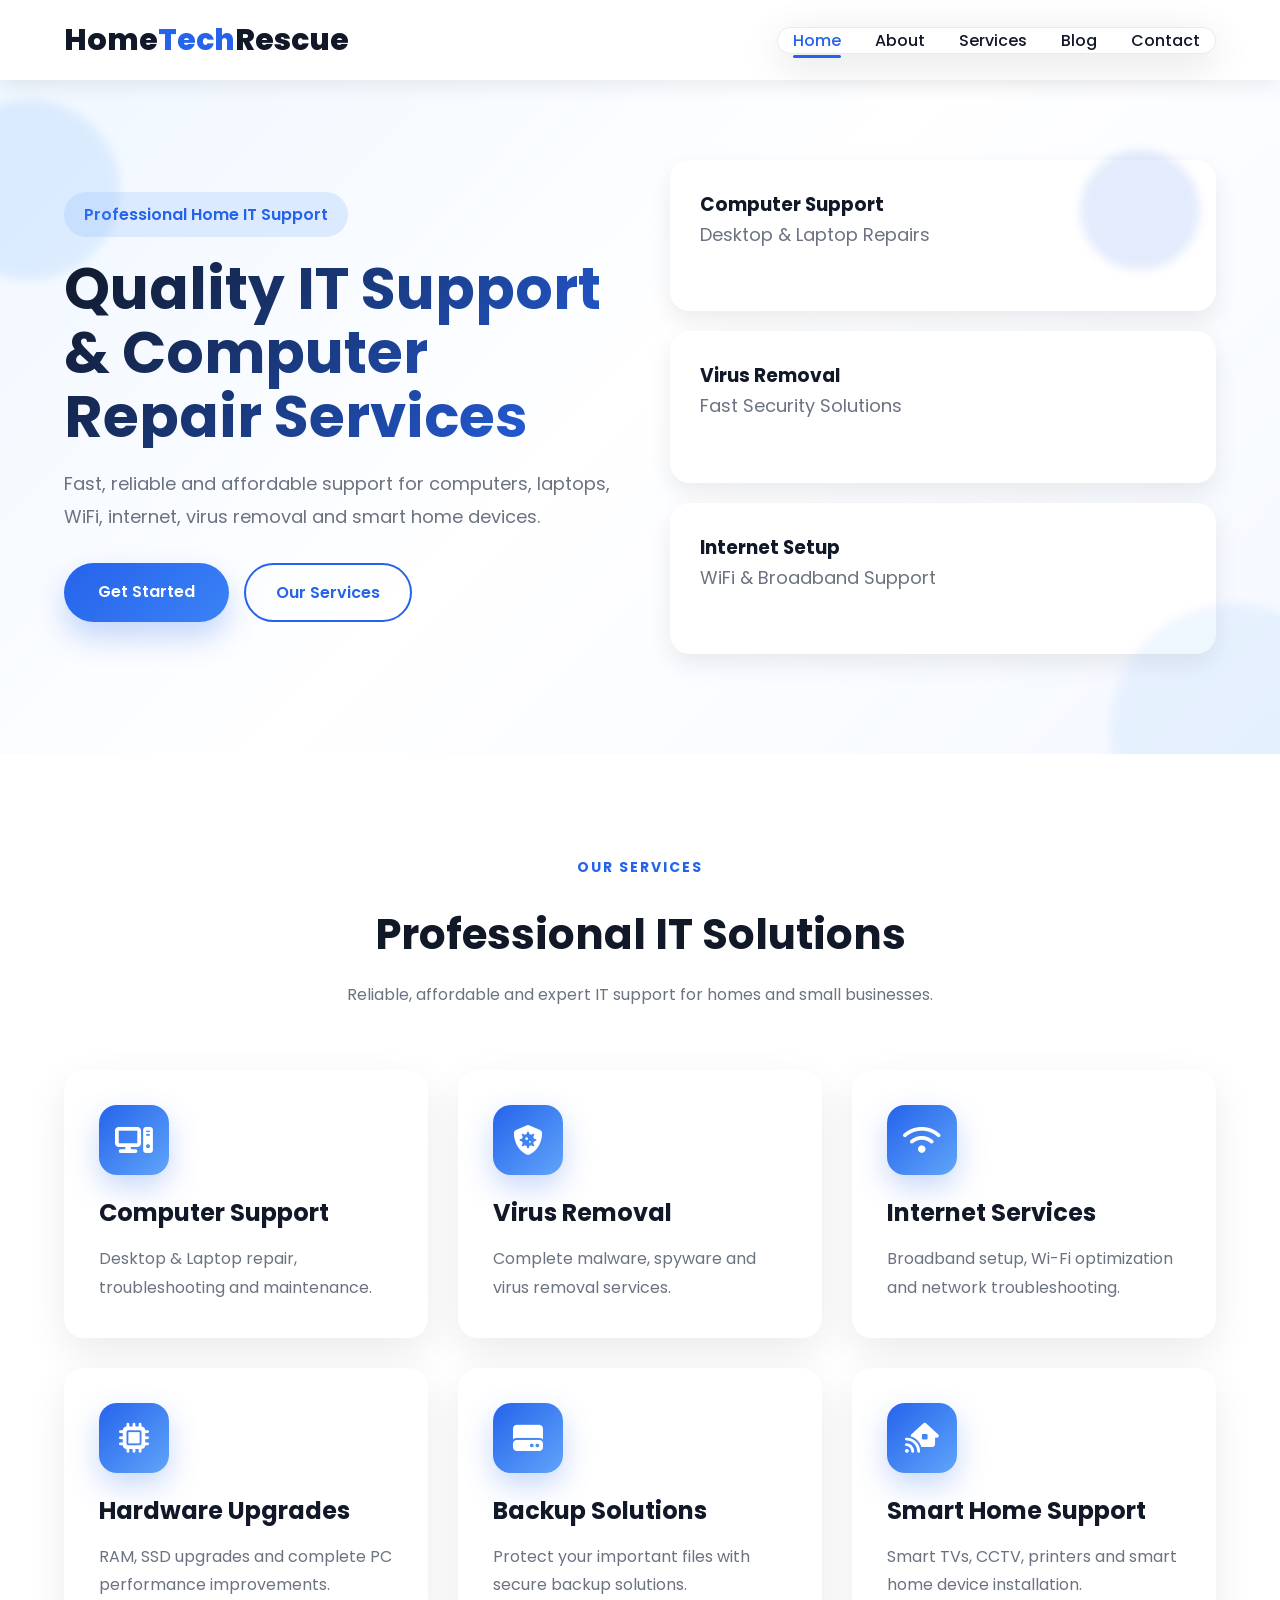
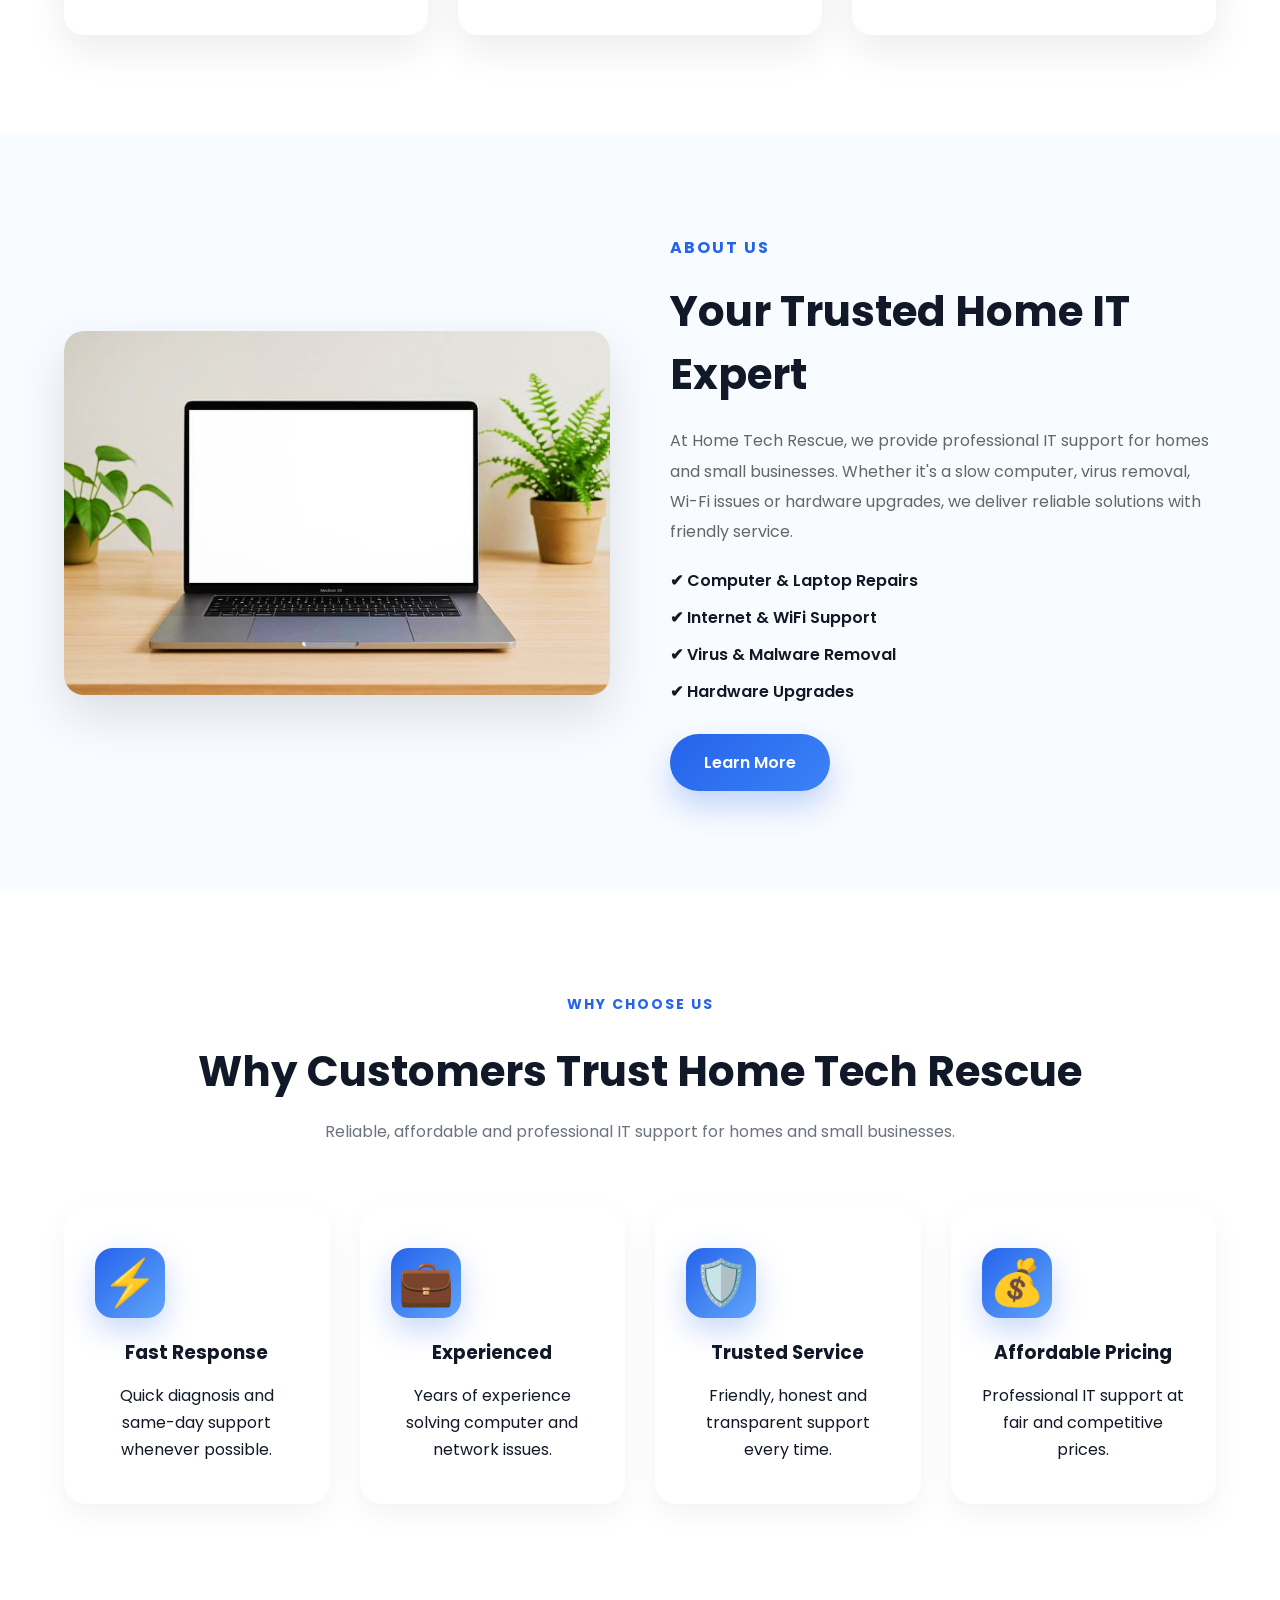
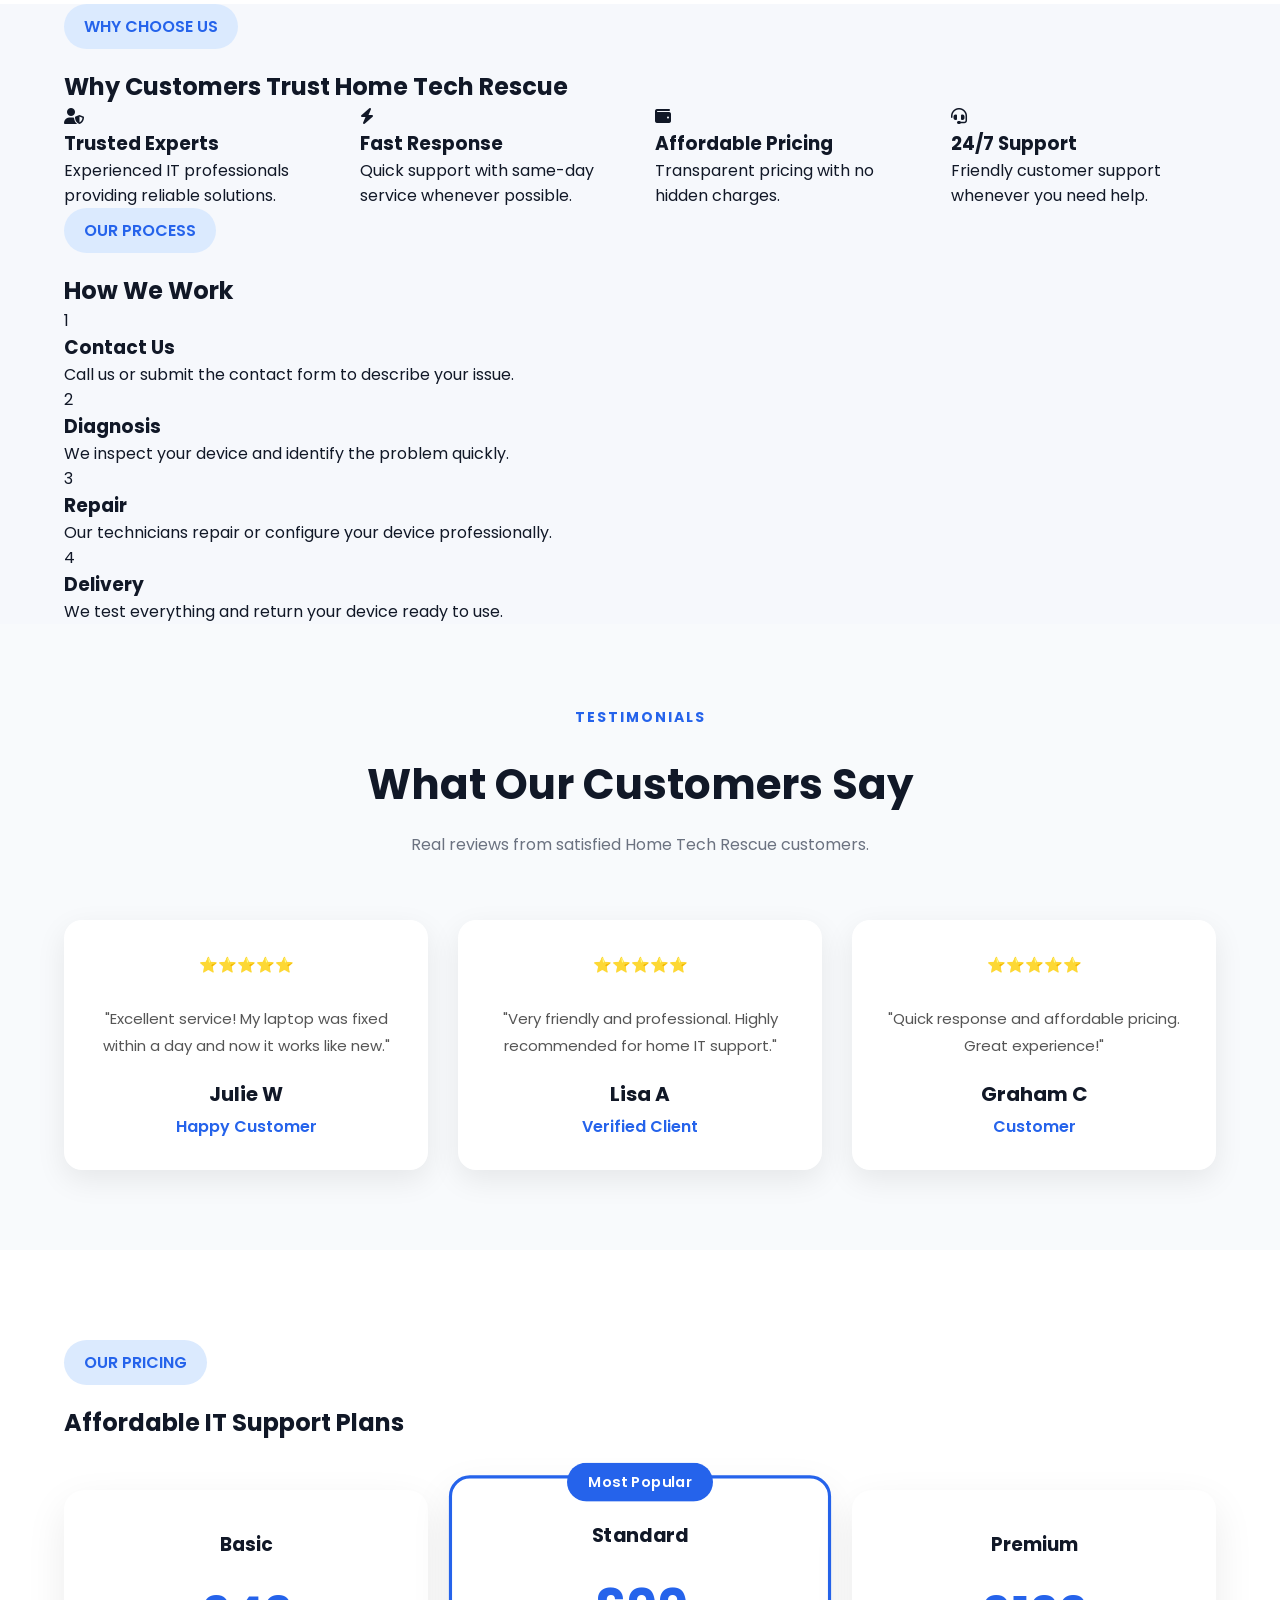
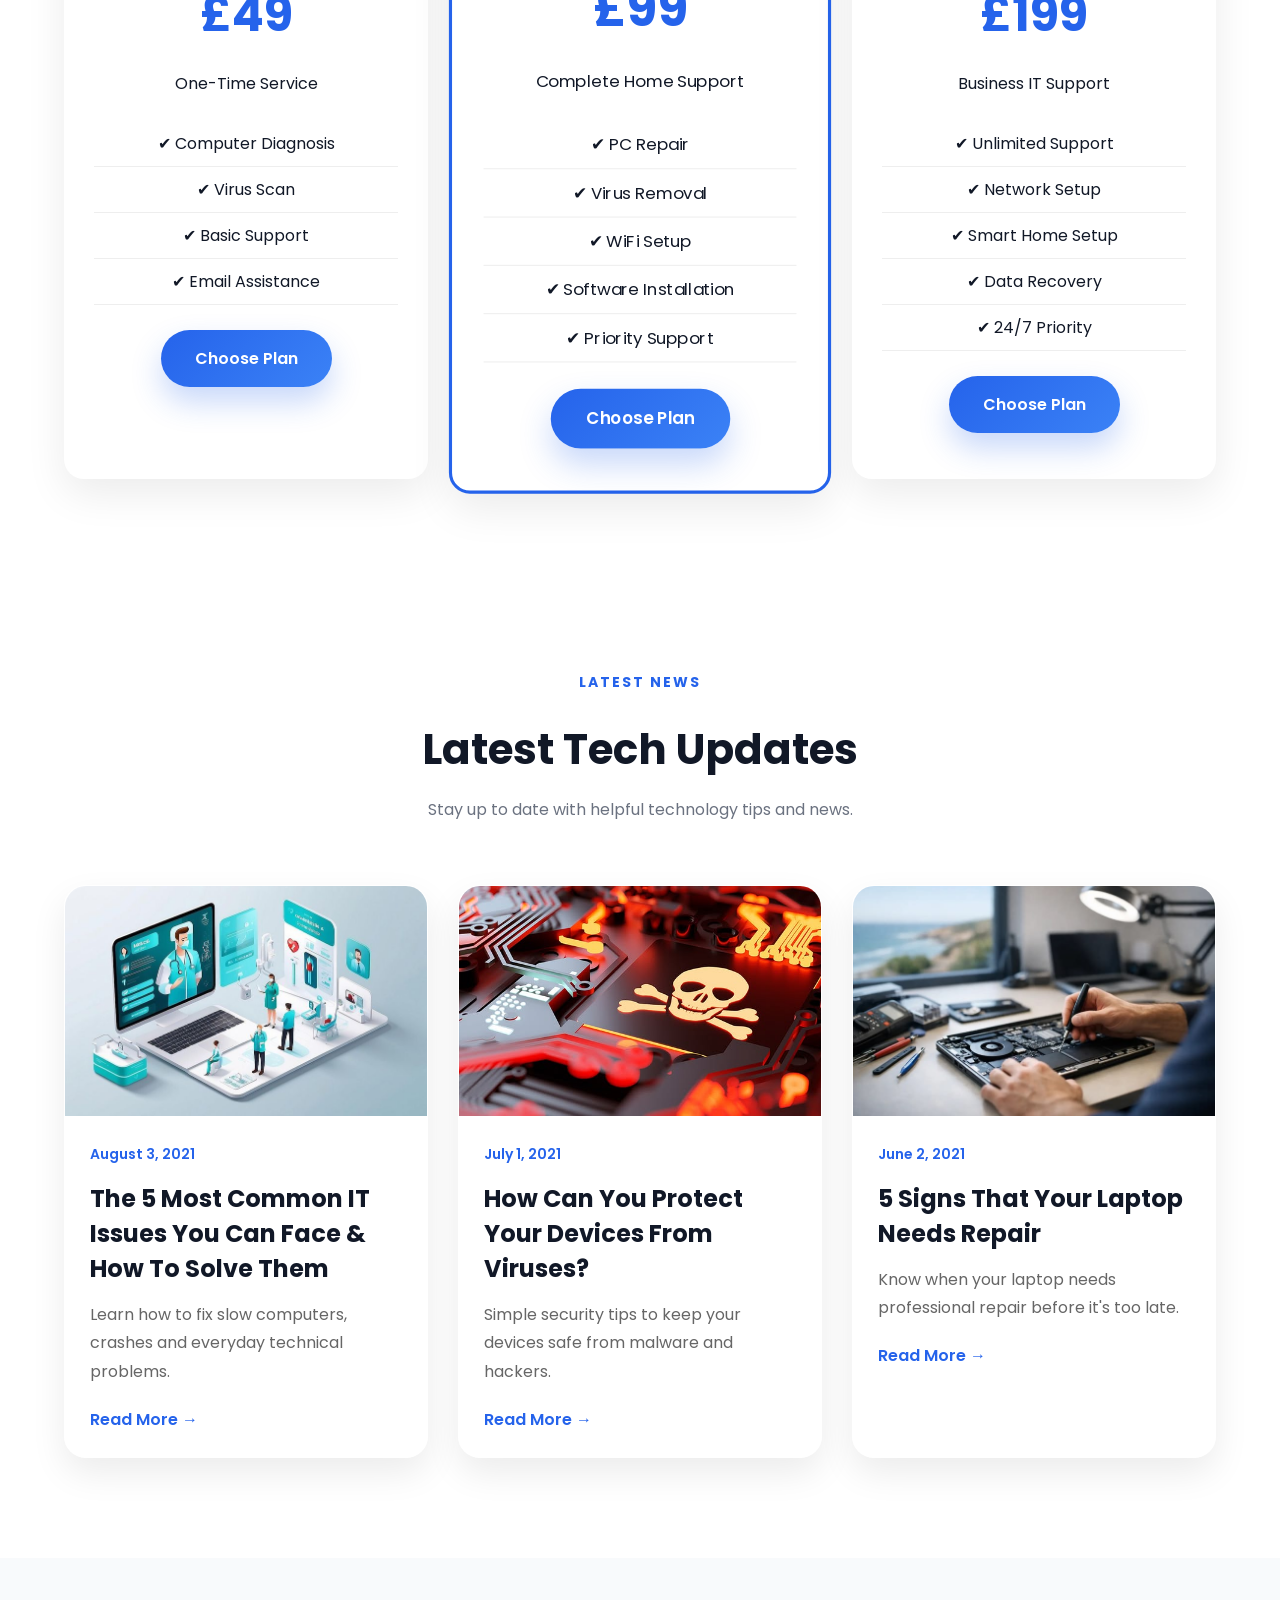
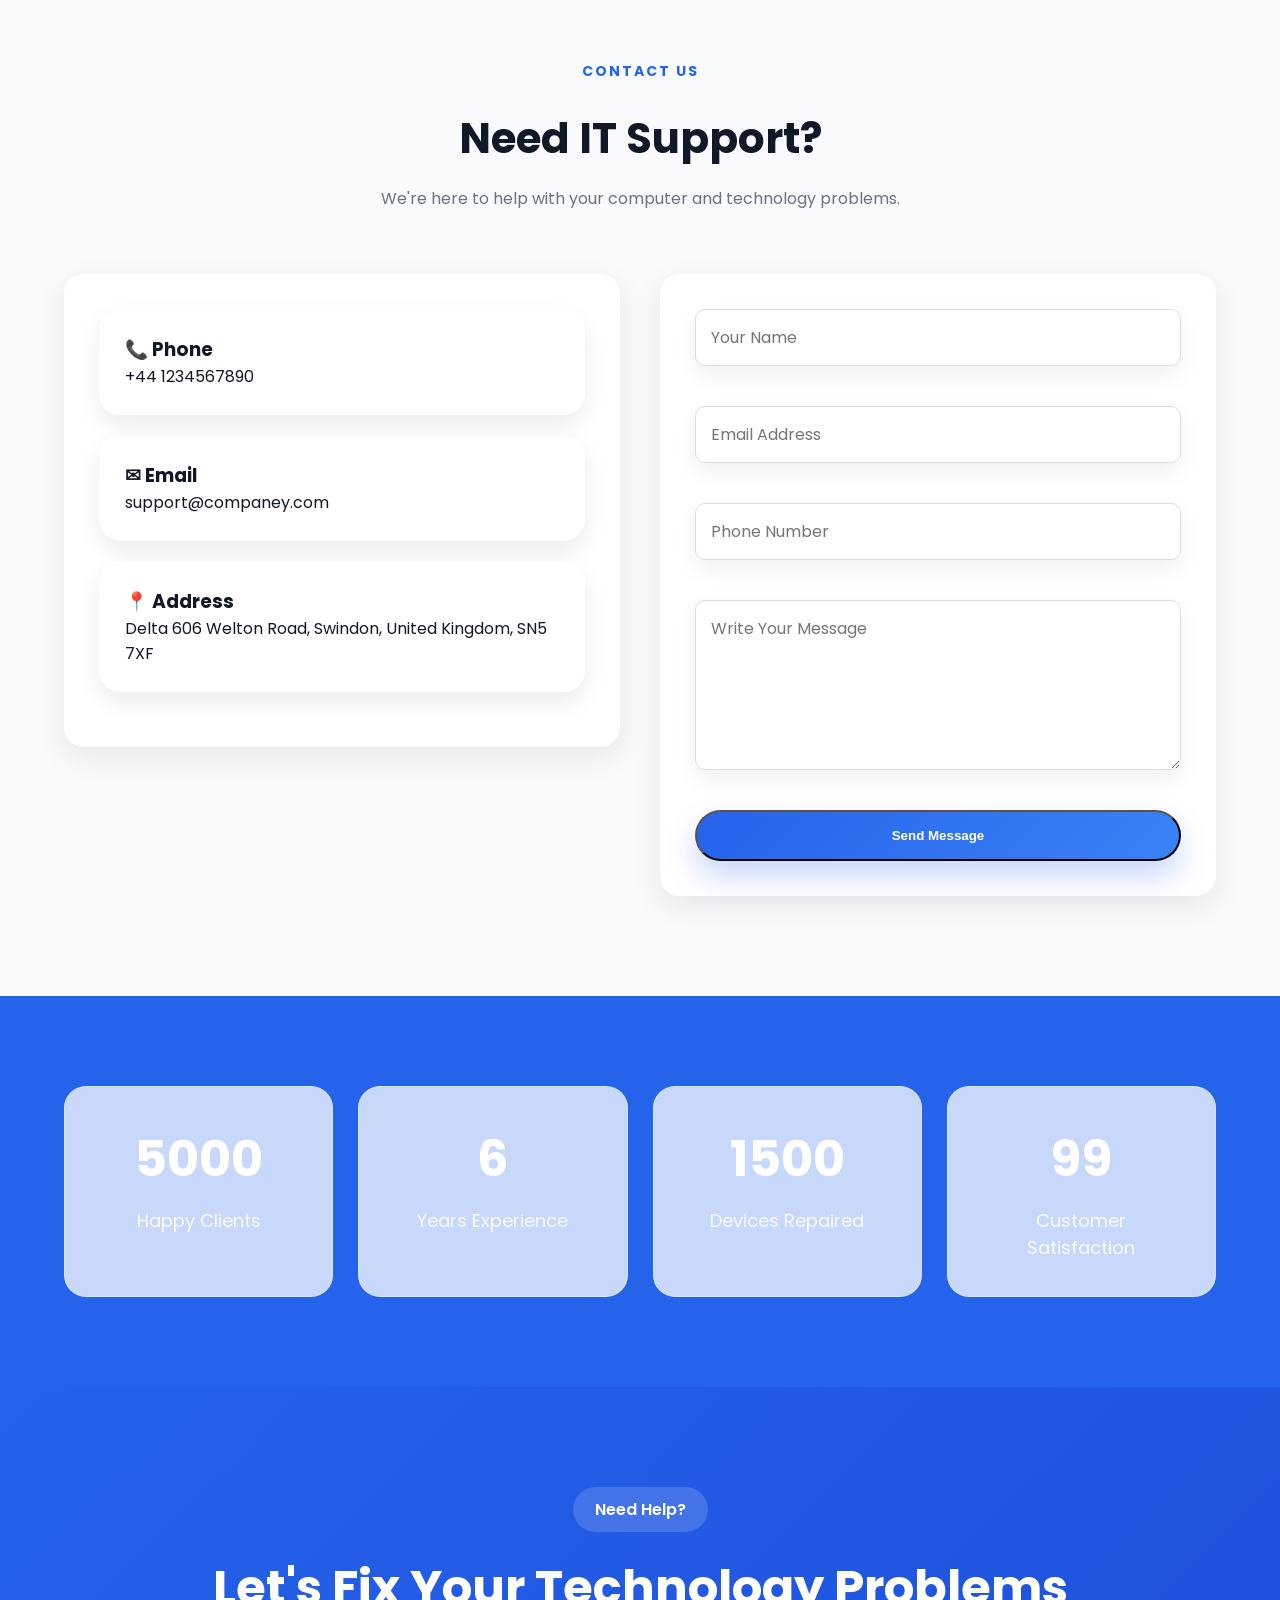
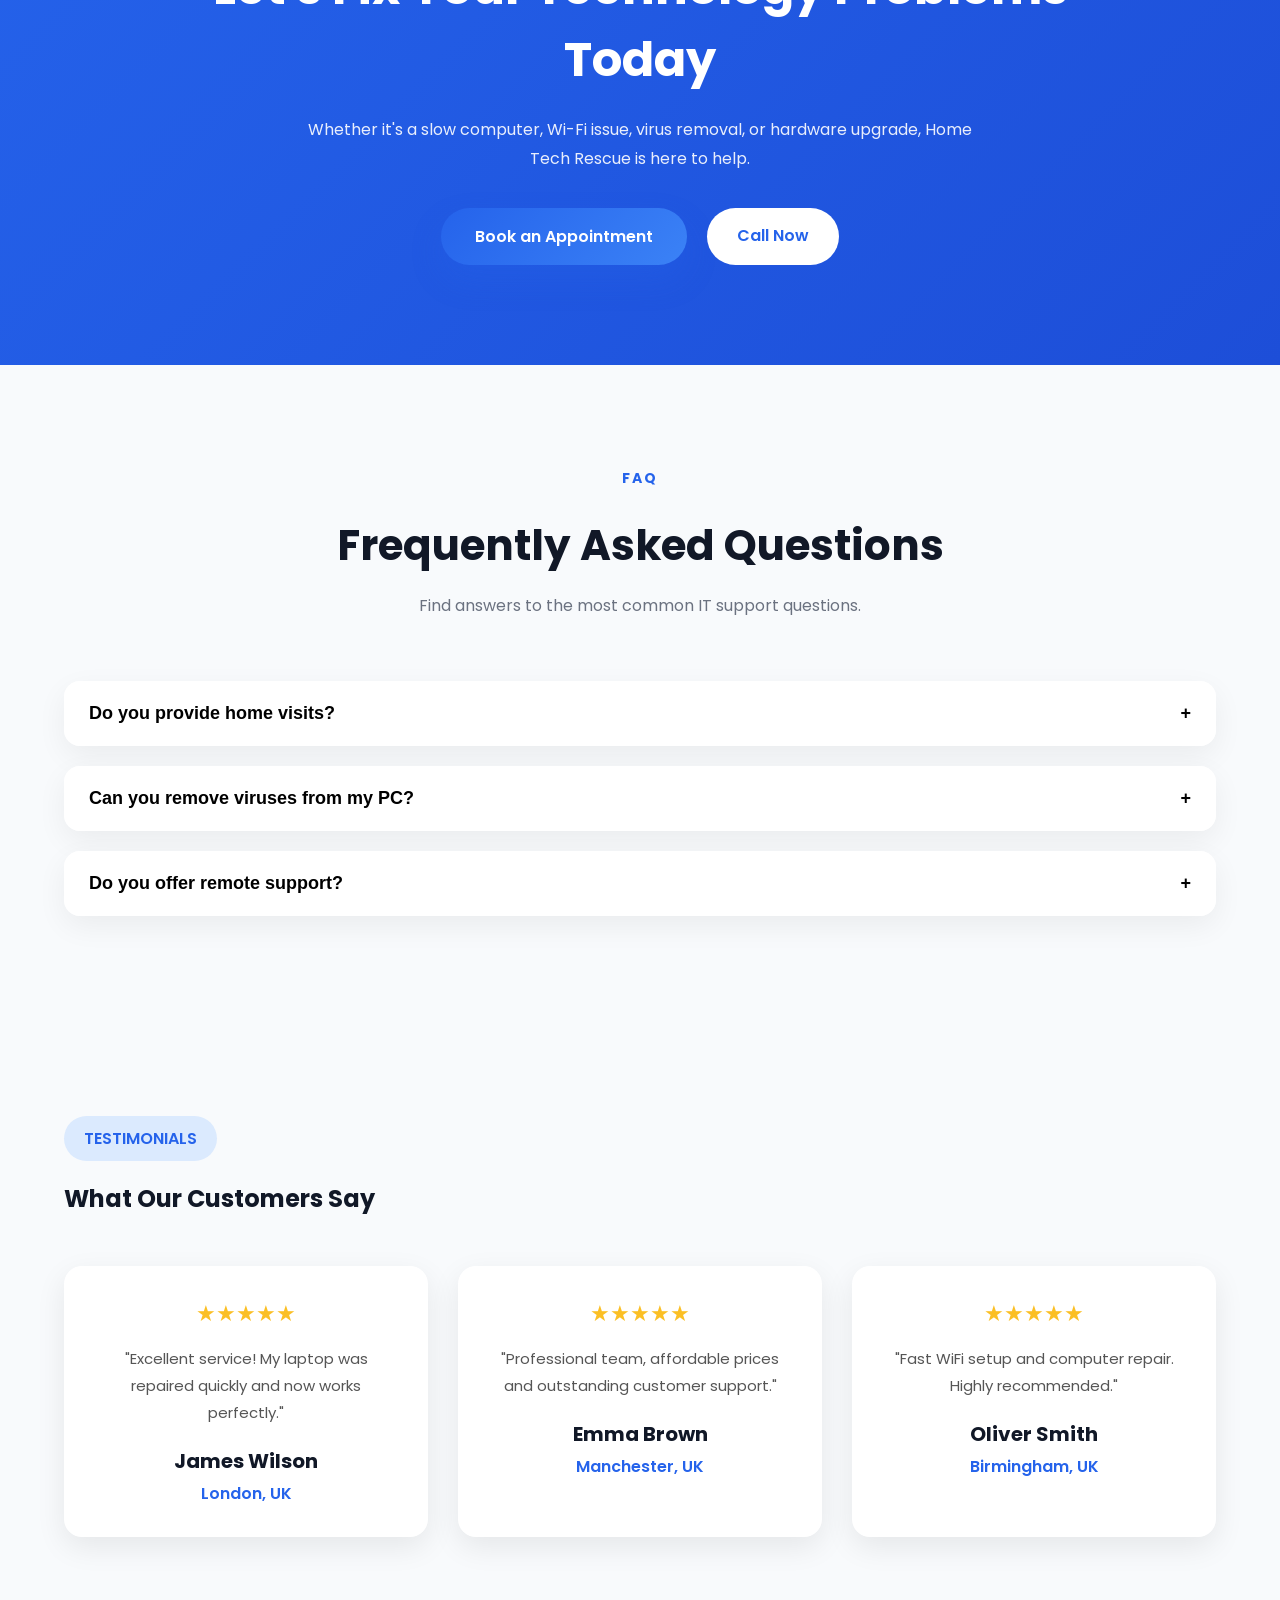
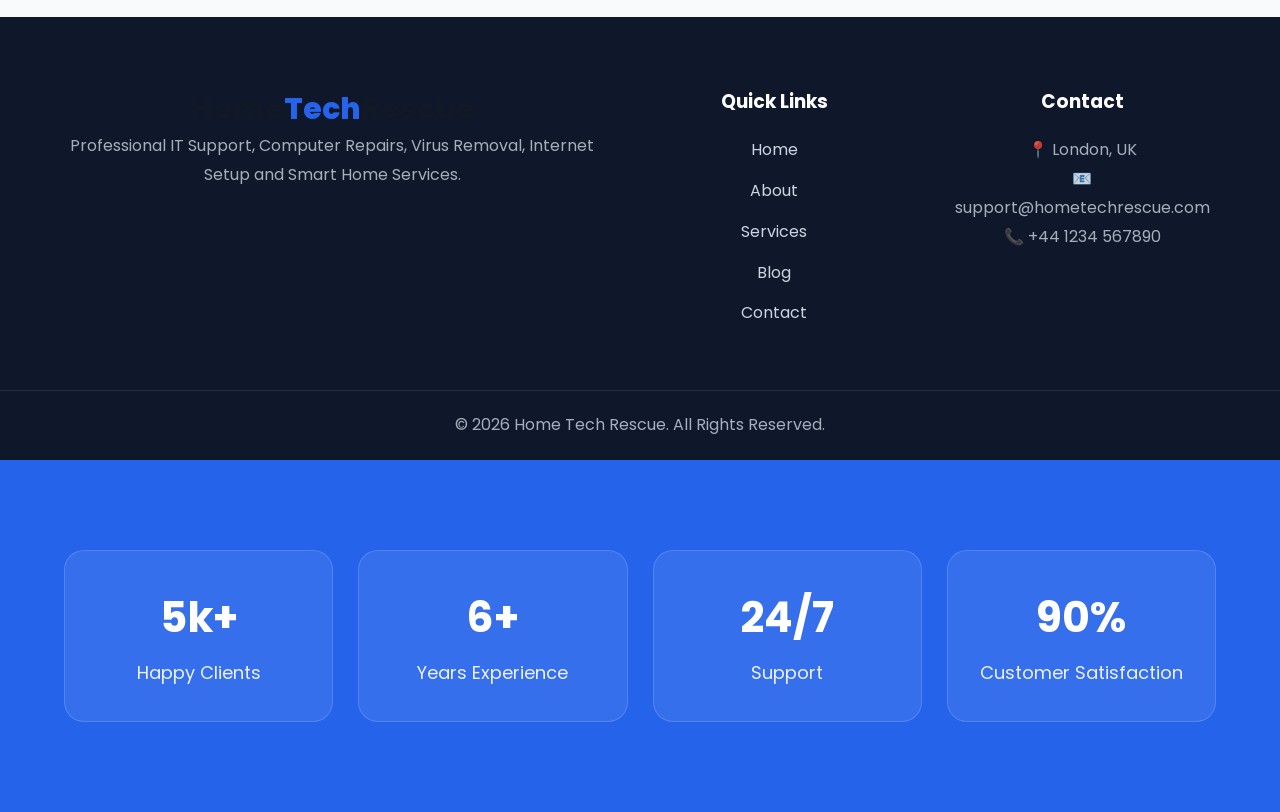
<file: index.html>
<!DOCTYPE html>
<html lang="en">

<head>

<link rel="stylesheet" href="https://cdnjs.cloudflare.com/ajax/libs/font-awesome/6.7.2/css/all.min.css">

<meta charset="UTF-8">
<meta name="viewport" content="width=device-width, initial-scale=1.0">

<title>Home Tech Rescue | IT Support & Repairs</title>

<meta name="description" content="Professional IT Support & Computer Repairs">

<link rel="stylesheet" href="assets/css/style.css">

<link rel="preconnect" href="https://fonts.googleapis.com">
<link rel="preconnect" href="https://fonts.gstatic.com" crossorigin>

<link href="https://fonts.googleapis.com/css2?family=Poppins:wght@300;400;500;600;700;800&display=swap" rel="stylesheet">

<link rel="stylesheet" href="https://cdnjs.cloudflare.com/ajax/libs/font-awesome/6.7.2/css/all.min.css">

<link href="https://unpkg.com/aos@2.3.4/dist/aos.css" rel="stylesheet">

</head>

<body>

<div id="progress-bar"></div>

<header class="header">

<div class="container">

<a href="#" class="logo">
Home<span>Tech</span>Rescue
</a>

<div class="menu-toggle">

<span></span>
<span></span>
<span></span>

</div>

<nav class="navbar">

<a href="index.html" class="active">Home</a>
<a href="about.html">About</a>
<a href="services.html">Services</a>
<a href="blog.html">Blog</a>
<a href="contact.html">Contact</a>

</nav>

</div>

</header>

<section class="hero" data-aos="fade-up">

<div class="shape shape1"></div>
<div class="shape shape2"></div>
<div class="shape shape3"></div>

<div class="container hero-container">

<div class="hero-content">

<span class="tag">
Professional Home IT Support
</span>

<h1>
Quality IT Support & Computer Repair Services
</h1>

<p>
Fast, reliable and affordable support for computers, laptops, WiFi, internet, virus removal and smart home devices.
</p>

<div class="hero-buttons">

<a href="#" class="primary-btn">
Get Started
</a>

<a href="#" class="secondary-btn">
Our Services
</a>

</div>

</div>

<div class="hero-image">

<div class="card">

<h3>Computer Support</h3>

<p>Desktop & Laptop Repairs</p>

</div>

<div class="card">

<h3>Virus Removal</h3>

<p>Fast Security Solutions</p>

</div>

<div class="card">

<h3>Internet Setup</h3>

<p>WiFi & Broadband Support</p>

</div>

</div>

</div>

</section>

<!-- =======================
     SERVICES SECTION
======================= -->

<section class="services" data-aos="fade-up">

    <div class="container">

        <div class="section-heading">

            <span>OUR SERVICES</span>

            <h2>Professional IT Solutions</h2>

            <p>
                Reliable, affordable and expert IT support for homes and small businesses.
            </p>

        </div>

        <div class="services-grid">

            <div class="service-box">
                <div class="icon">
<i class="fa-solid fa-computer"></i>
</div>
                <h3>Computer Support</h3>
                <p>Desktop & Laptop repair, troubleshooting and maintenance.</p>
            </div>

            <div class="service-box">
                <div class="icon">
<i class="fa-solid fa-shield-virus"></i>
</div>
                <h3>Virus Removal</h3>
                <p>Complete malware, spyware and virus removal services.</p>
            </div>

            <div class="service-box">
                <div class="icon">
<i class="fa-solid fa-wifi"></i>
</div>
                <h3>Internet Services</h3>
                <p>Broadband setup, Wi-Fi optimization and network troubleshooting.</p>
            </div>

            <div class="service-box">
                <div class="icon">
<i class="fa-solid fa-microchip"></i>
</div>
                <h3>Hardware Upgrades</h3>
                <p>RAM, SSD upgrades and complete PC performance improvements.</p>
            </div>

            <div class="service-box">
                <div class="icon">
<i class="fa-solid fa-hard-drive"></i>
</div>
                <h3>Backup Solutions</h3>
                <p>Protect your important files with secure backup solutions.</p>
            </div>

            <div class="service-box">
                <div class="icon">
<i class="fa-solid fa-house-signal"></i>
</div>
                <h3>Smart Home Support</h3>
                <p>Smart TVs, CCTV, printers and smart home device installation.</p>
            </div>

        </div>

    </div>

</section>

<!-- =======================
     END SERVICES
======================= -->

<!-- =======================
     ABOUT SECTION
======================= -->

<section class="about" data-aos="fade-right">

    <div class="container about-grid">

        <div class="about-image">
            <img src="assets/images/about.png" alt="About Home Tech Rescue">
        </div>

        <div class="about-content">

            <span>ABOUT US</span>

            <h2>Your Trusted Home IT Expert</h2>

            <p>
                At Home Tech Rescue, we provide professional IT support for homes and small businesses. Whether it's a slow computer, virus removal, Wi-Fi issues or hardware upgrades, we deliver reliable solutions with friendly service.
            </p>

            <div class="about-list">

                <div>✔ Computer & Laptop Repairs</div>
                <div>✔ Internet & WiFi Support</div>
                <div>✔ Virus & Malware Removal</div>
                <div>✔ Hardware Upgrades</div>

            </div>

            <a href="#" class="primary-btn">Learn More</a>

        </div>

    </div>

</section>

<!-- WHY CHOOSE US -->

<section class="why" data-aos="fade-left">

<div class="container">

<div class="section-heading">
<span>WHY CHOOSE US</span>
<h2>Why Customers Trust Home Tech Rescue</h2>
<p>
Reliable, affordable and professional IT support for homes and small businesses.
</p>
</div>

<div class="why-grid">

<div class="why-box">
<div class="icon">⚡</div>
<h3>Fast Response</h3>
<p>Quick diagnosis and same-day support whenever possible.</p>
</div>

<div class="why-box">
<div class="icon">💼</div>
<h3>Experienced</h3>
<p>Years of experience solving computer and network issues.</p>
</div>

<div class="why-box">
<div class="icon">🛡️</div>
<h3>Trusted Service</h3>
<p>Friendly, honest and transparent support every time.</p>
</div>

<div class="why-box">
<div class="icon">💰</div>
<h3>Affordable Pricing</h3>
<p>Professional IT support at fair and competitive prices.</p>
</div>

</div>

</div>

</section>

<section class="why-us" data-aos="fade-up">

<div class="container">

<span class="tag">WHY CHOOSE US</span>

<h2 class="section-title">
Why Customers Trust Home Tech Rescue
</h2>

<div class="why-grid">

<div class="why-card">
<i class="fa-solid fa-user-shield"></i>
<h3>Trusted Experts</h3>
<p>Experienced IT professionals providing reliable solutions.</p>
</div>

<div class="why-card">
<i class="fa-solid fa-bolt"></i>
<h3>Fast Response</h3>
<p>Quick support with same-day service whenever possible.</p>
</div>

<div class="why-card">
<i class="fa-solid fa-wallet"></i>
<h3>Affordable Pricing</h3>
<p>Transparent pricing with no hidden charges.</p>
</div>

<div class="why-card">
<i class="fa-solid fa-headset"></i>
<h3>24/7 Support</h3>
<p>Friendly customer support whenever you need help.</p>
</div>

</div>

</div>

</section>

<section class="process" data-aos="fade-up">

<div class="container">

<span class="tag">OUR PROCESS</span>

<h2 class="section-title">
How We Work
</h2>

<div class="process-grid">

<div class="process-card">
<div class="step">1</div>
<h3>Contact Us</h3>
<p>Call us or submit the contact form to describe your issue.</p>
</div>

<div class="process-card">
<div class="step">2</div>
<h3>Diagnosis</h3>
<p>We inspect your device and identify the problem quickly.</p>
</div>

<div class="process-card">
<div class="step">3</div>
<h3>Repair</h3>
<p>Our technicians repair or configure your device professionally.</p>
</div>

<div class="process-card">
<div class="step">4</div>
<h3>Delivery</h3>
<p>We test everything and return your device ready to use.</p>
</div>

</div>

</div>

</section>

<!-- TESTIMONIALS -->

<section class="testimonials" data-aos="zoom-in">

<div class="container">

<div class="section-heading">

<span>TESTIMONIALS</span>

<h2>What Our Customers Say</h2>

<p>Real reviews from satisfied Home Tech Rescue customers.</p>

</div>

<div class="testimonial-grid">

<div class="testimonial-card">
<p>
⭐⭐⭐⭐⭐
<br><br>
"Excellent service! My laptop was fixed within a day and now it works like new."
</p>

<div class="client">
<h4>Julie W</h4>
<span>Happy Customer</span>
</div>
</div>

<div class="testimonial-card">
<p>
⭐⭐⭐⭐⭐
<br><br>
"Very friendly and professional. Highly recommended for home IT support."
</p>

<div class="client">
<h4>Lisa A</h4>
<span>Verified Client</span>
</div>
</div>

<div class="testimonial-card">
<p>
⭐⭐⭐⭐⭐
<br><br>
"Quick response and affordable pricing. Great experience!"
</p>

<div class="client">
<h4>Graham C</h4>
<span>Customer</span>
</div>
</div>

</div>

</div>

</section>

<section class="pricing" data-aos="fade-up">

<div class="container">

<span class="tag">OUR PRICING</span>

<h2 class="section-title">
Affordable IT Support Plans
</h2>

<div class="pricing-grid">

<div class="price-card">

<h3>Basic</h3>

<h2>£49</h2>

<p>One-Time Service</p>

<ul>
<li>✔ Computer Diagnosis</li>
<li>✔ Virus Scan</li>
<li>✔ Basic Support</li>
<li>✔ Email Assistance</li>
</ul>

<a href="contact.html" class="primary-btn">Choose Plan</a>

</div>

<div class="price-card featured">

<div class="popular">Most Popular</div>

<h3>Standard</h3>

<h2>£99</h2>

<p>Complete Home Support</p>

<ul>
<li>✔ PC Repair</li>
<li>✔ Virus Removal</li>
<li>✔ WiFi Setup</li>
<li>✔ Software Installation</li>
<li>✔ Priority Support</li>
</ul>

<a href="contact.html" class="primary-btn">Choose Plan</a>

</div>

<div class="price-card">

<h3>Premium</h3>

<h2>£199</h2>

<p>Business IT Support</p>

<ul>
<li>✔ Unlimited Support</li>
<li>✔ Network Setup</li>
<li>✔ Smart Home Setup</li>
<li>✔ Data Recovery</li>
<li>✔ 24/7 Priority</li>
</ul>

<a href="contact.html" class="primary-btn">Choose Plan</a>

</div>

</div>

</div>

</section>

<!-- ==========================
     LATEST BLOG
========================== -->

<section class="blog" data-aos="fade-up">

<div class="container">

<div class="section-heading">

<span>LATEST NEWS</span>

<h2>Latest Tech Updates</h2>

<p>
Stay up to date with helpful technology tips and news.
</p>

</div>

<div class="blog-grid">

<div class="blog-card">

<img src="assets/images/blog1.jpg" alt="Blog">

<div class="blog-content">

<span>August 3, 2021</span>

<h3>The 5 Most Common IT Issues You Can Face & How To Solve Them</h3>

<p>
Learn how to fix slow computers, crashes and everyday technical problems.
</p>

<a href="#">Read More →</a>

</div>

</div>

<div class="blog-card">

<img src="assets/images/blog2.jpg" alt="Blog">

<div class="blog-content">

<span>July 1, 2021</span>

<h3>How Can You Protect Your Devices From Viruses?</h3>

<p>
Simple security tips to keep your devices safe from malware and hackers.
</p>

<a href="#">Read More →</a>

</div>

</div>

<div class="blog-card">

<img src="assets/images/blog3.jpg" alt="Blog">

<div class="blog-content">

<span>June 2, 2021</span>

<h3>5 Signs That Your Laptop Needs Repair</h3>

<p>
Know when your laptop needs professional repair before it's too late.
</p>

<a href="#">Read More →</a>

</div>

</div>

</div>

</div>

</section>

<!-- ==========================
     CONTACT
========================== -->

<section class="contact" data-aos="fade-up">

    <div class="container">

        <div class="section-heading">

            <span>CONTACT US</span>

            <h2>Need IT Support?</h2>

            <p>We're here to help with your computer and technology problems.</p>

        </div>

        <div class="contact-grid">

            <div class="contact-info">

                <div class="contact-box">
                    <h3>📞 Phone</h3>
                    <p>+44 1234567890</p>
                </div>

                <div class="contact-box">
                    <h3>✉ Email</h3>
                    <p>support@companey.com</p>
                </div>

                <div class="contact-box">
                    <h3>📍 Address</h3>
                    <p>Delta 606 Welton Road, Swindon, United Kingdom, SN5 7XF</p>
                </div>

            </div>

            <form class="contact-form">

                <input type="text" placeholder="Your Name">

                <input type="email" placeholder="Email Address">

                <input type="text" placeholder="Phone Number">

                <textarea placeholder="Write Your Message"></textarea>

                <button type="submit" class="primary-btn">
                    Send Message
                </button>

            </form>

        </div>

    </div>

</section>

<!--==============================
      STATS COUNTER
================================-->

<section class="stats">

    <div class="container">

        <div class="stats-grid">

            <div class="stat-card">
                <h2 class="counter" data-target="5000">0</h2>
                <p>Happy Clients</p>
            </div>

            <div class="stat-card">
                <h2 class="counter" data-target="6">0</h2>
                <p>Years Experience</p>
            </div>

            <div class="stat-card">
                <h2 class="counter" data-target="1500">0</h2>
                <p>Devices Repaired</p>
            </div>

            <div class="stat-card">
                <h2 class="counter" data-target="99">0</h2>
                <p>Customer Satisfaction</p>
            </div>

        </div>

    </div>

</section>

<!-- ==========================
     CALL TO ACTION
========================== -->

<section class="cta">

    <div class="container">

        <div class="cta-box">

            <span>Need Help?</span>

            <h2>Let's Fix Your Technology Problems Today</h2>

            <p>
                Whether it's a slow computer, Wi-Fi issue, virus removal, or hardware upgrade,
                Home Tech Rescue is here to help.
            </p>

            <div class="cta-buttons">

                <a href="#" class="primary-btn">Book an Appointment</a>

                <a href="#" class="secondary-btn">Call Now</a>

            </div>

        </div>

    </div>

</section>

<!-- ==========================
     FAQ SECTION
========================== -->

<section class="faq">

    <div class="container">

        <div class="section-heading">
            <span>FAQ</span>
            <h2>Frequently Asked Questions</h2>
            <p>Find answers to the most common IT support questions.</p>
        </div>

        <div class="faq-item">
            <button class="faq-question">
                Do you provide home visits?
                <span>+</span>
            </button>
            <div class="faq-answer">
                <p>Yes. We provide onsite support for homes and small businesses.</p>
            </div>
        </div>

        <div class="faq-item">
            <button class="faq-question">
                Can you remove viruses from my PC?
                <span>+</span>
            </button>
            <div class="faq-answer">
                <p>Yes. We remove viruses, malware and spyware while helping secure your computer.</p>
            </div>
        </div>

        <div class="faq-item">
            <button class="faq-question">
                Do you offer remote support?
                <span>+</span>
            </button>
            <div class="faq-answer">
                <p>Yes. Many software and configuration issues can be solved remotely.</p>
            </div>
        </div>

    </div>

</section>

<section class="testimonials" data-aos="fade-up">

<div class="container">

<span class="tag">TESTIMONIALS</span>

<h2 class="section-title">
What Our Customers Say
</h2>

<div class="testimonial-grid">

<div class="testimonial-card">

<div class="stars">★★★★★</div>

<p>
"Excellent service! My laptop was repaired quickly and now works perfectly."
</p>

<h4>James Wilson</h4>

<span>London, UK</span>

</div>

<div class="testimonial-card">

<div class="stars">★★★★★</div>

<p>
"Professional team, affordable prices and outstanding customer support."
</p>

<h4>Emma Brown</h4>

<span>Manchester, UK</span>

</div>

<div class="testimonial-card">

<div class="stars">★★★★★</div>

<p>
"Fast WiFi setup and computer repair. Highly recommended."
</p>

<h4>Oliver Smith</h4>

<span>Birmingham, UK</span>

</div>

</div>

</div>

</section>

<!-- ==========================
        FOOTER
========================== -->

<footer class="footer">

<div class="container footer-grid">

<div>

<h2 class="logo">Home<span>Tech</span>Rescue</h2>

<p>
Professional IT Support, Computer Repairs, Virus Removal, Internet Setup and Smart Home Services.
</p>

</div>

<div>

<h3>Quick Links</h3>

<ul>

<li><a href="index.html">Home</a></li>

<li><a href="about.html">About</a></li>

<li><a href="services.html">Services</a></li>

<li><a href="blog.html">Blog</a></li>

<li><a href="contact.html">Contact</a></li>

</ul>

</div>

<div>

<h3>Contact</h3>

<p>📍 London, UK</p>

<p>📧 support@hometechrescue.com</p>

<p>📞 +44 1234 567890</p>

</div>

</div>

<div class="copyright">

<p>© 2026 Home Tech Rescue. All Rights Reserved.</p>

</div>

</footer>

<!-- ==========================
     STATS SECTION
========================== -->

<section class="stats">

    <div class="container">

        <div class="stats-grid">

            <div class="stat-box">
                <h2>5k+</h2>
                <p>Happy Clients</p>
            </div>

            <div class="stat-box">
                <h2>6+</h2>
                <p>Years Experience</p>
            </div>

            <div class="stat-box">
                <h2>24/7</h2>
                <p>Support</p>
            </div>

            <div class="stat-box">
                <h2>90%</h2>
                <p>Customer Satisfaction</p>
            </div>

        </div>

    </div>

</section>

<script src="assets/js/main.js"></script>

<script src="https://unpkg.com/aos@2.3.4/dist/aos.js"></script>

<script>
AOS.init({
duration:1000,
once:true
});
</script>

<button id="topBtn">
    ↑
</button>

<button id="topBtn">↑</button>

</body>
</html>
</file>
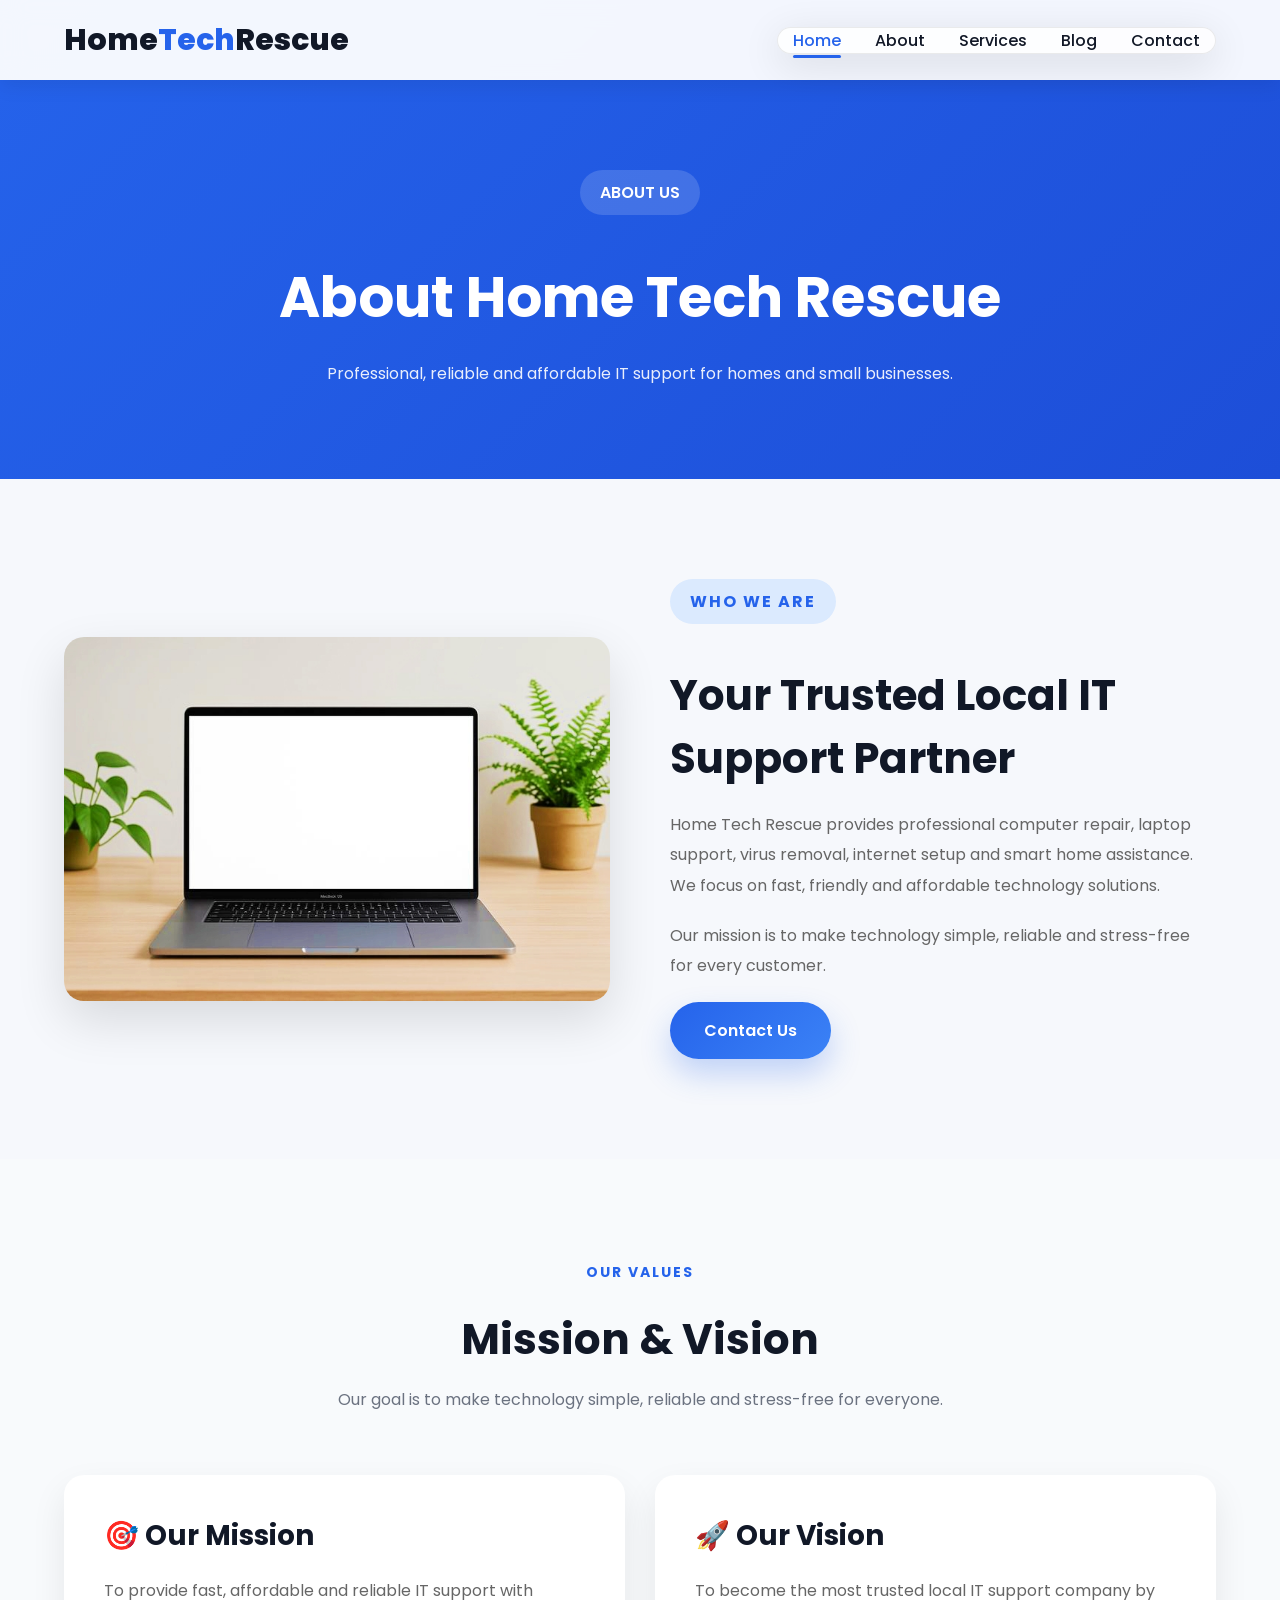
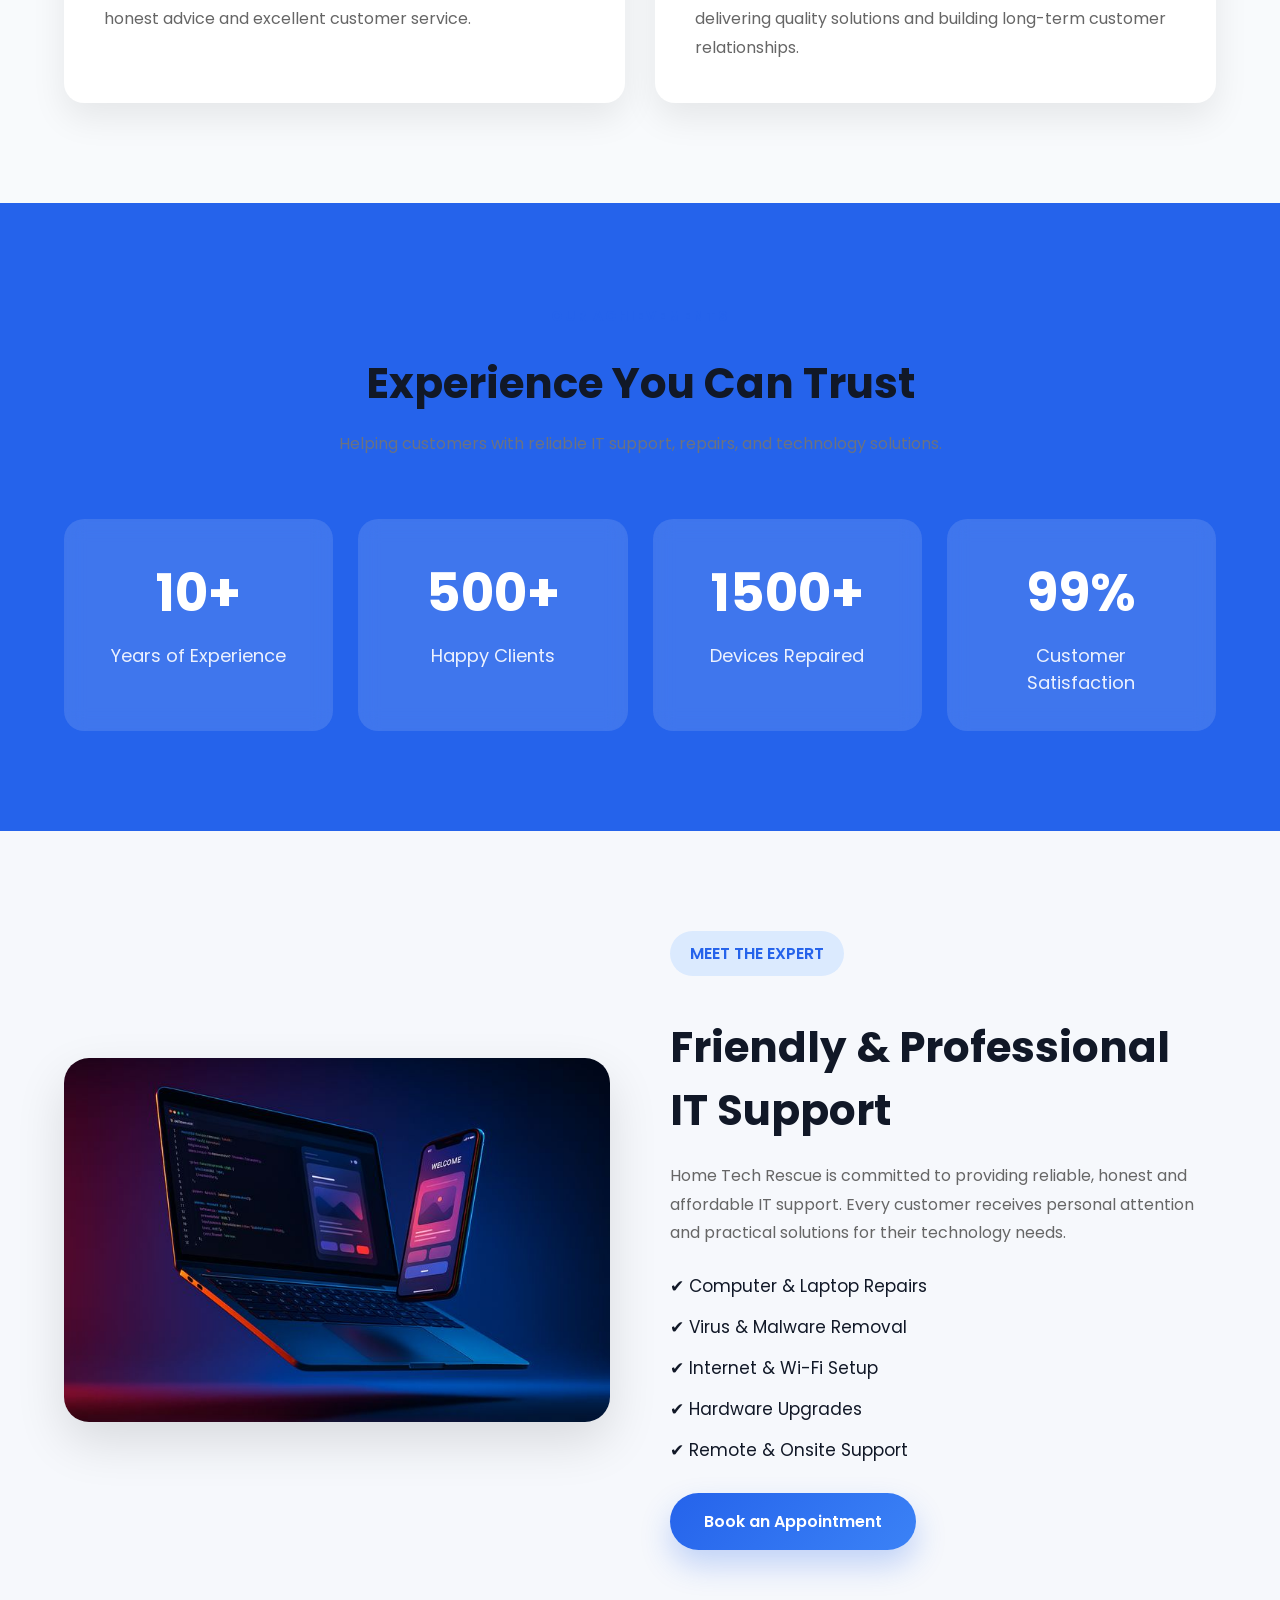
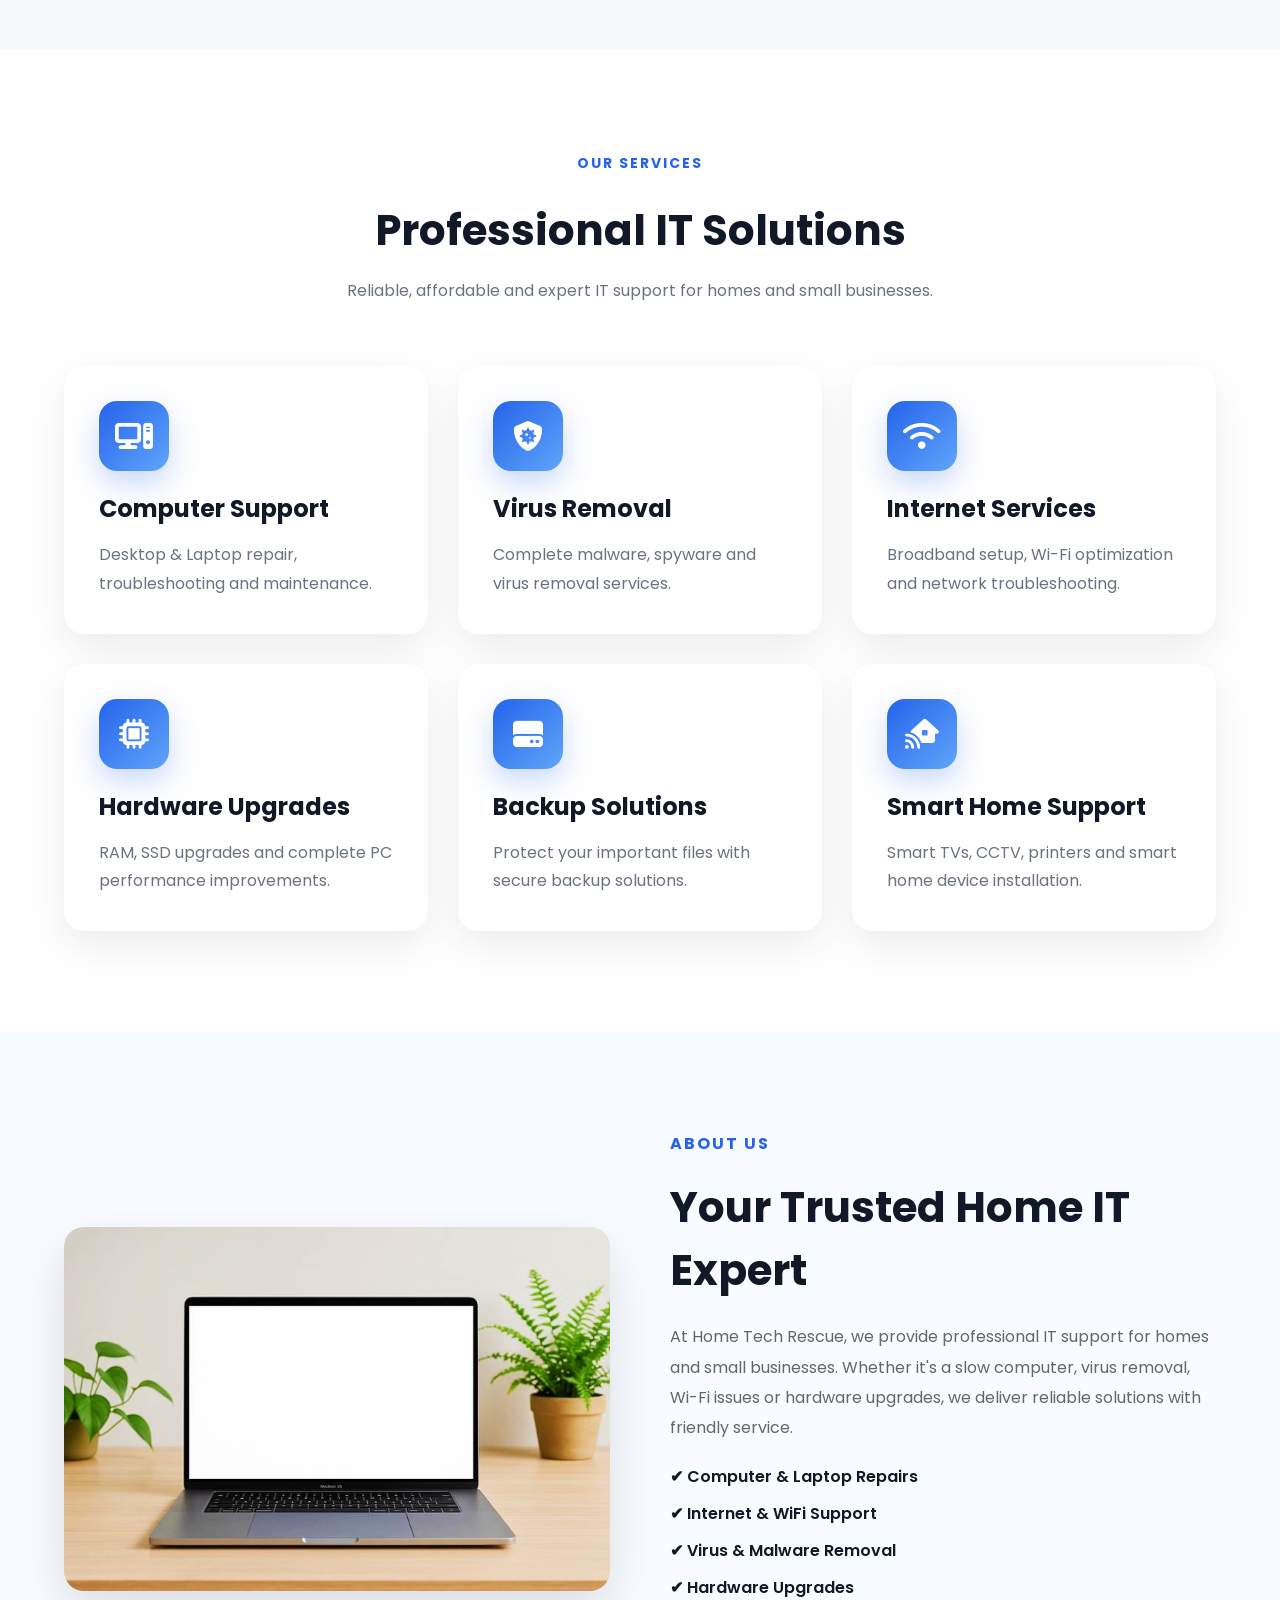
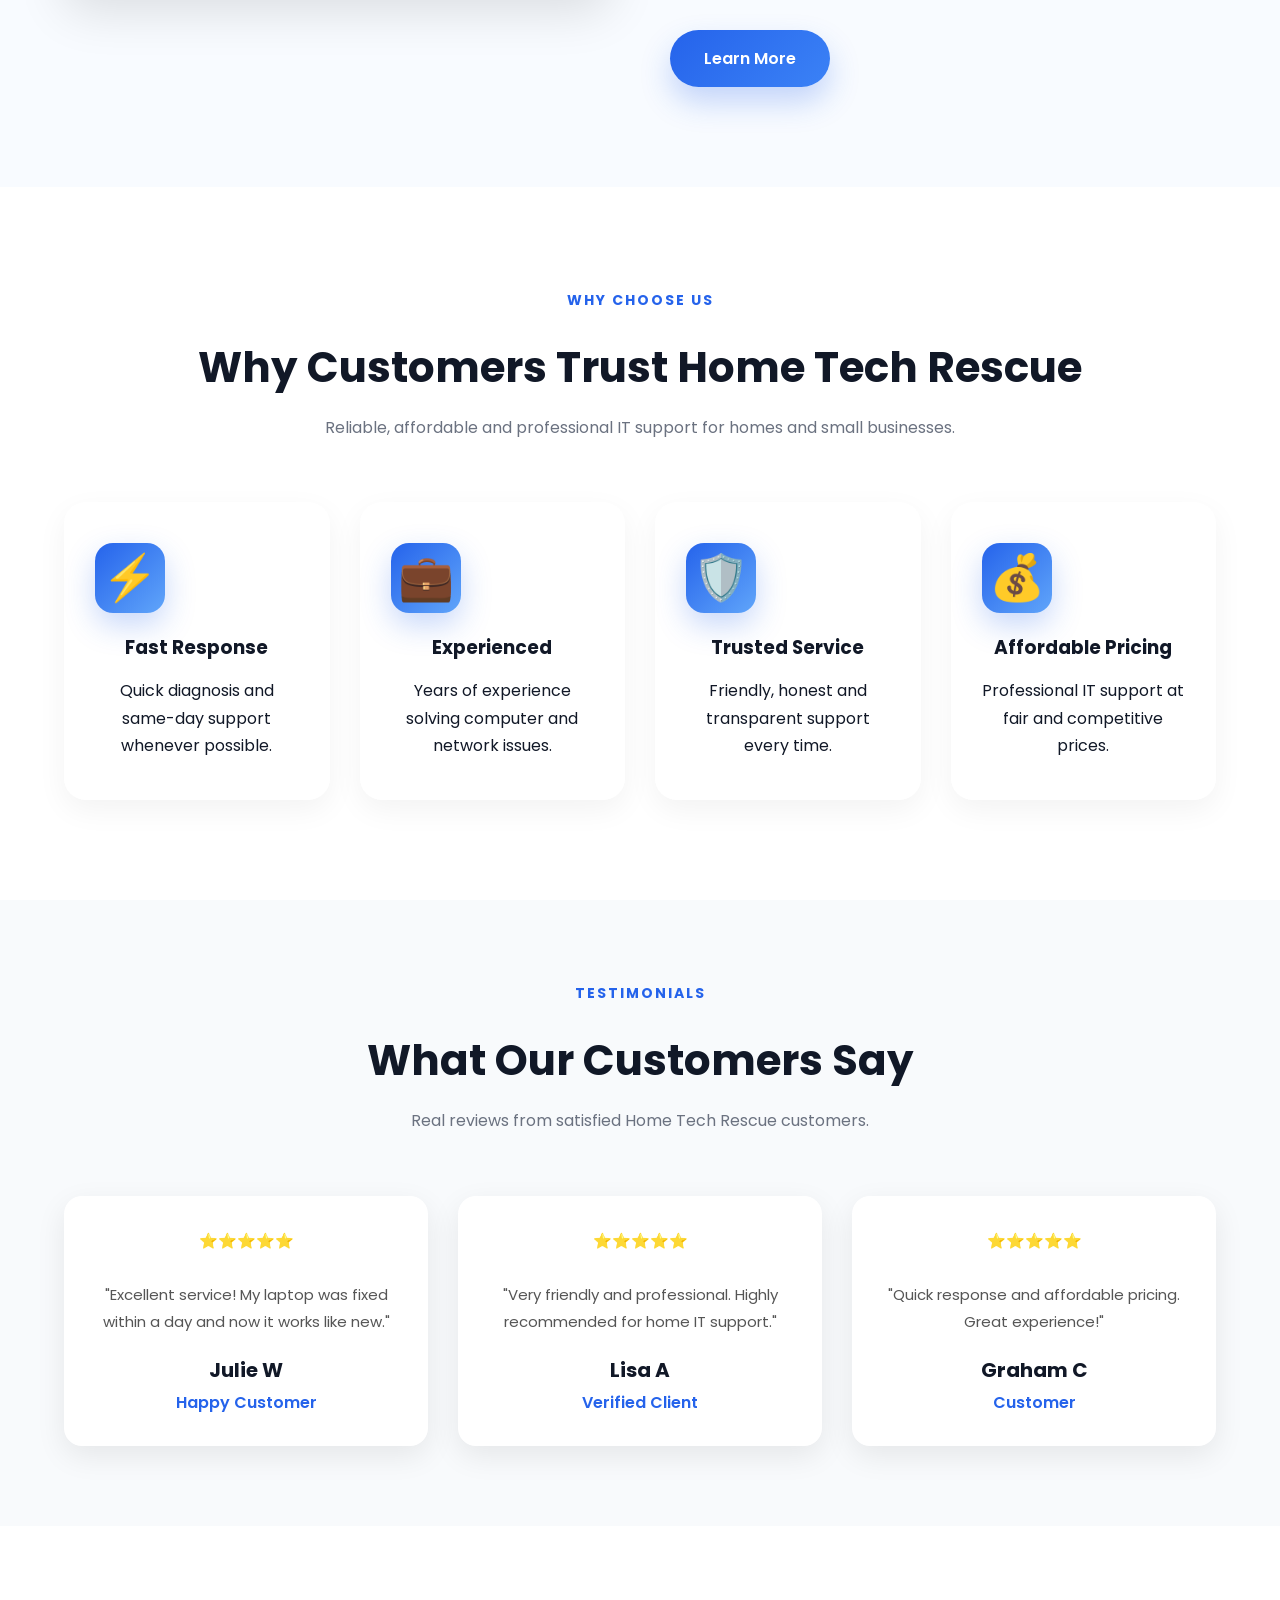
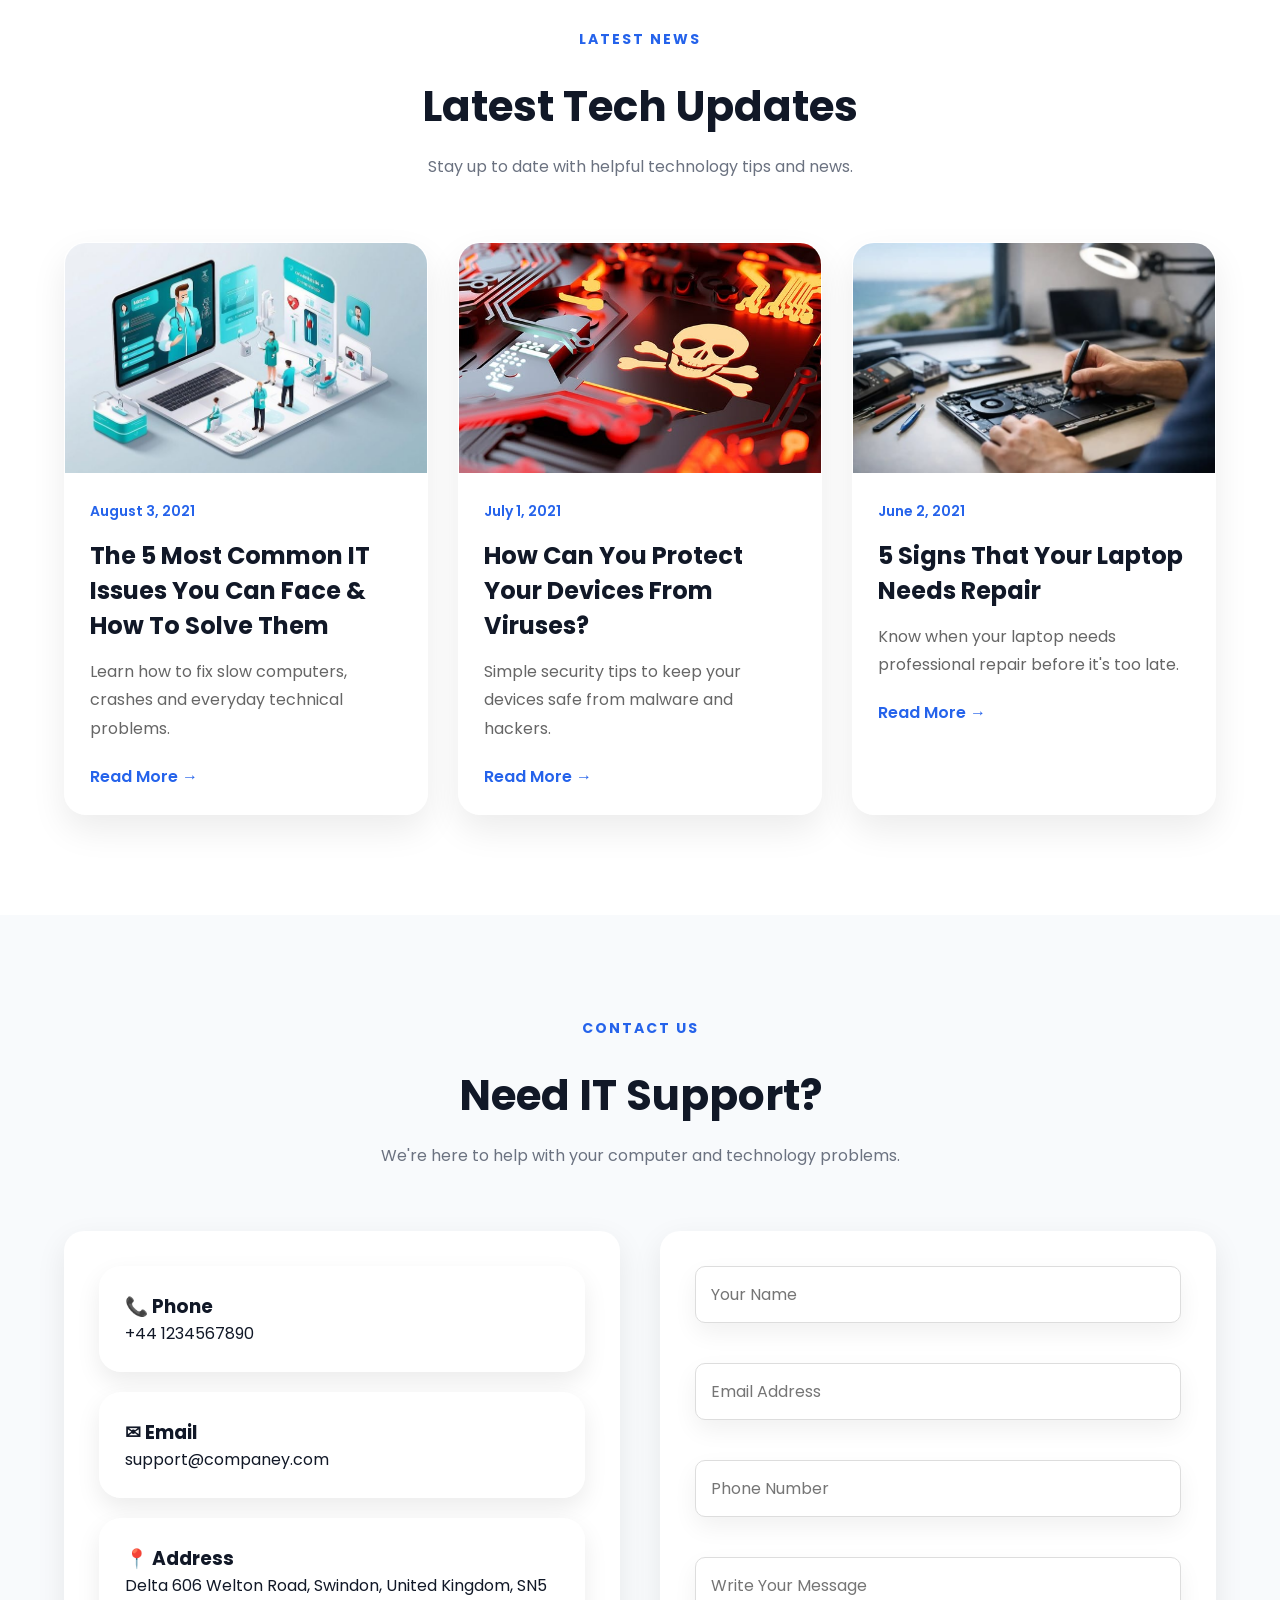
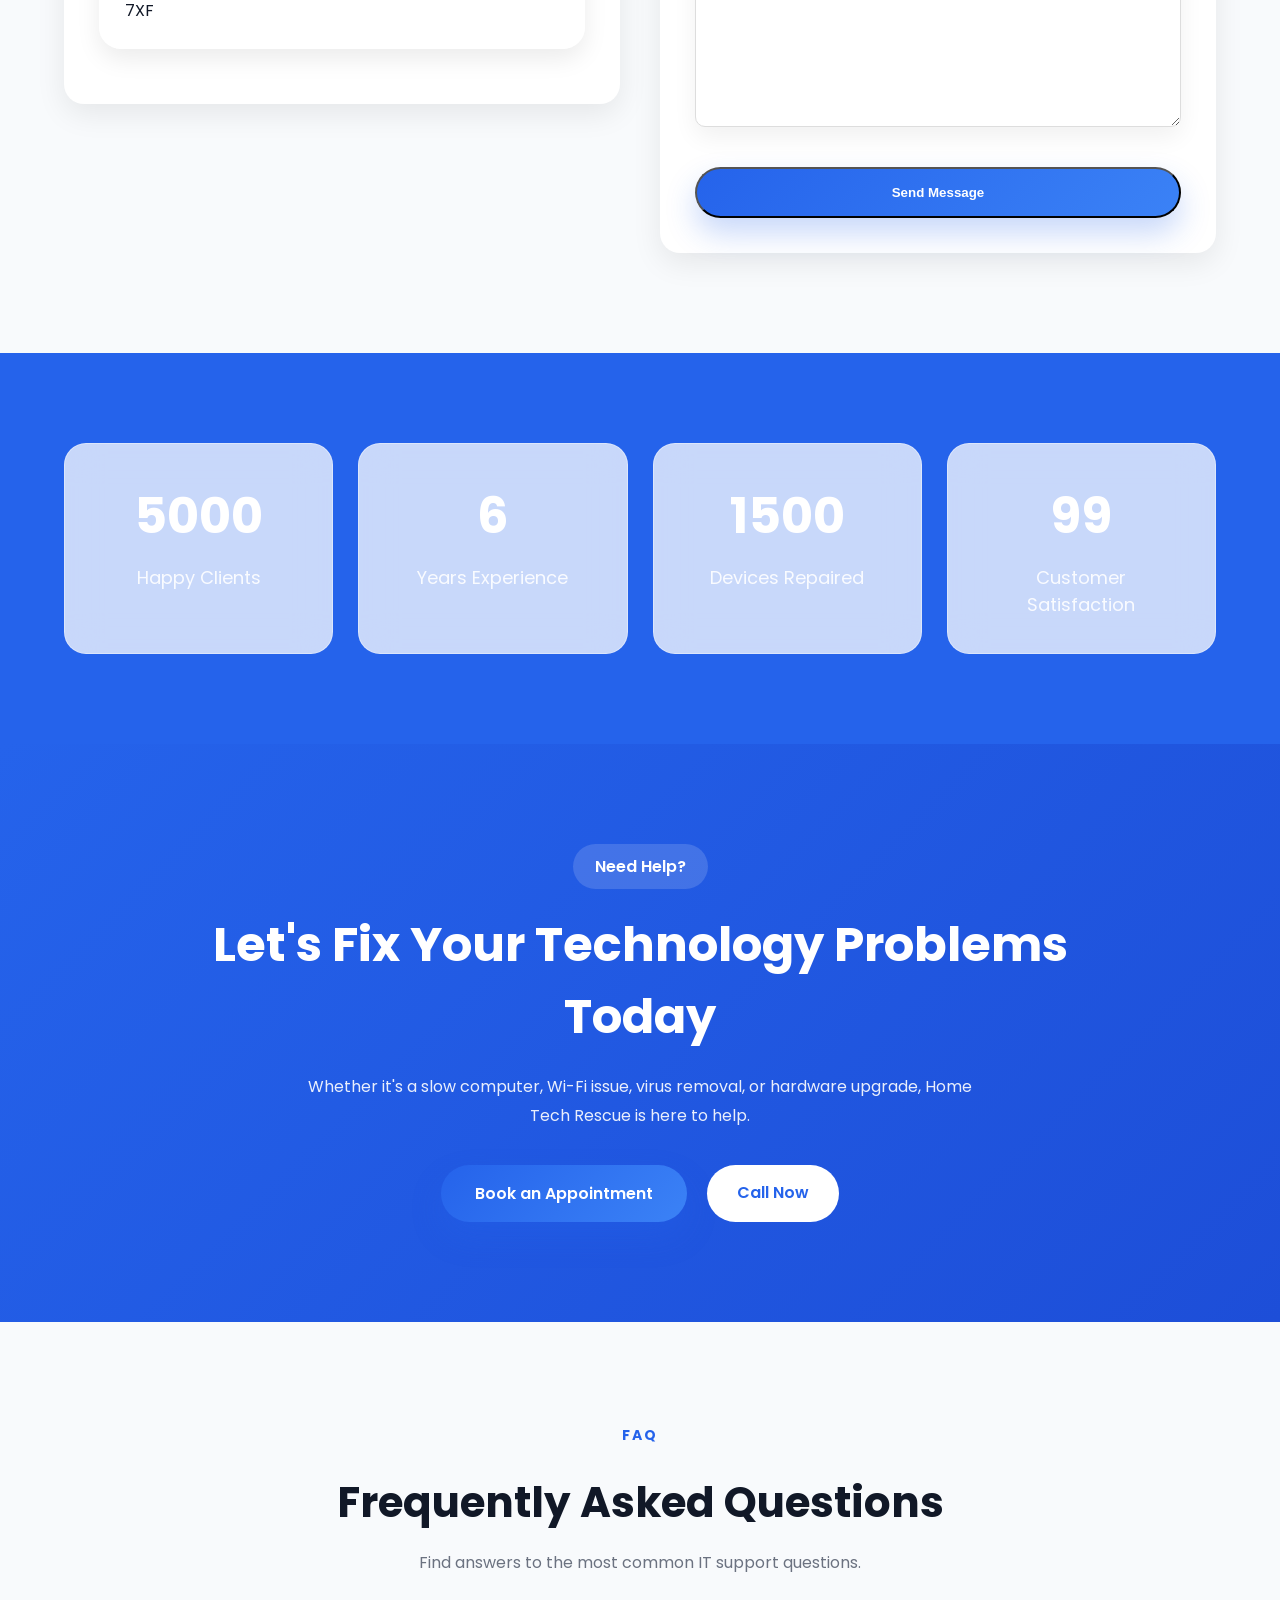
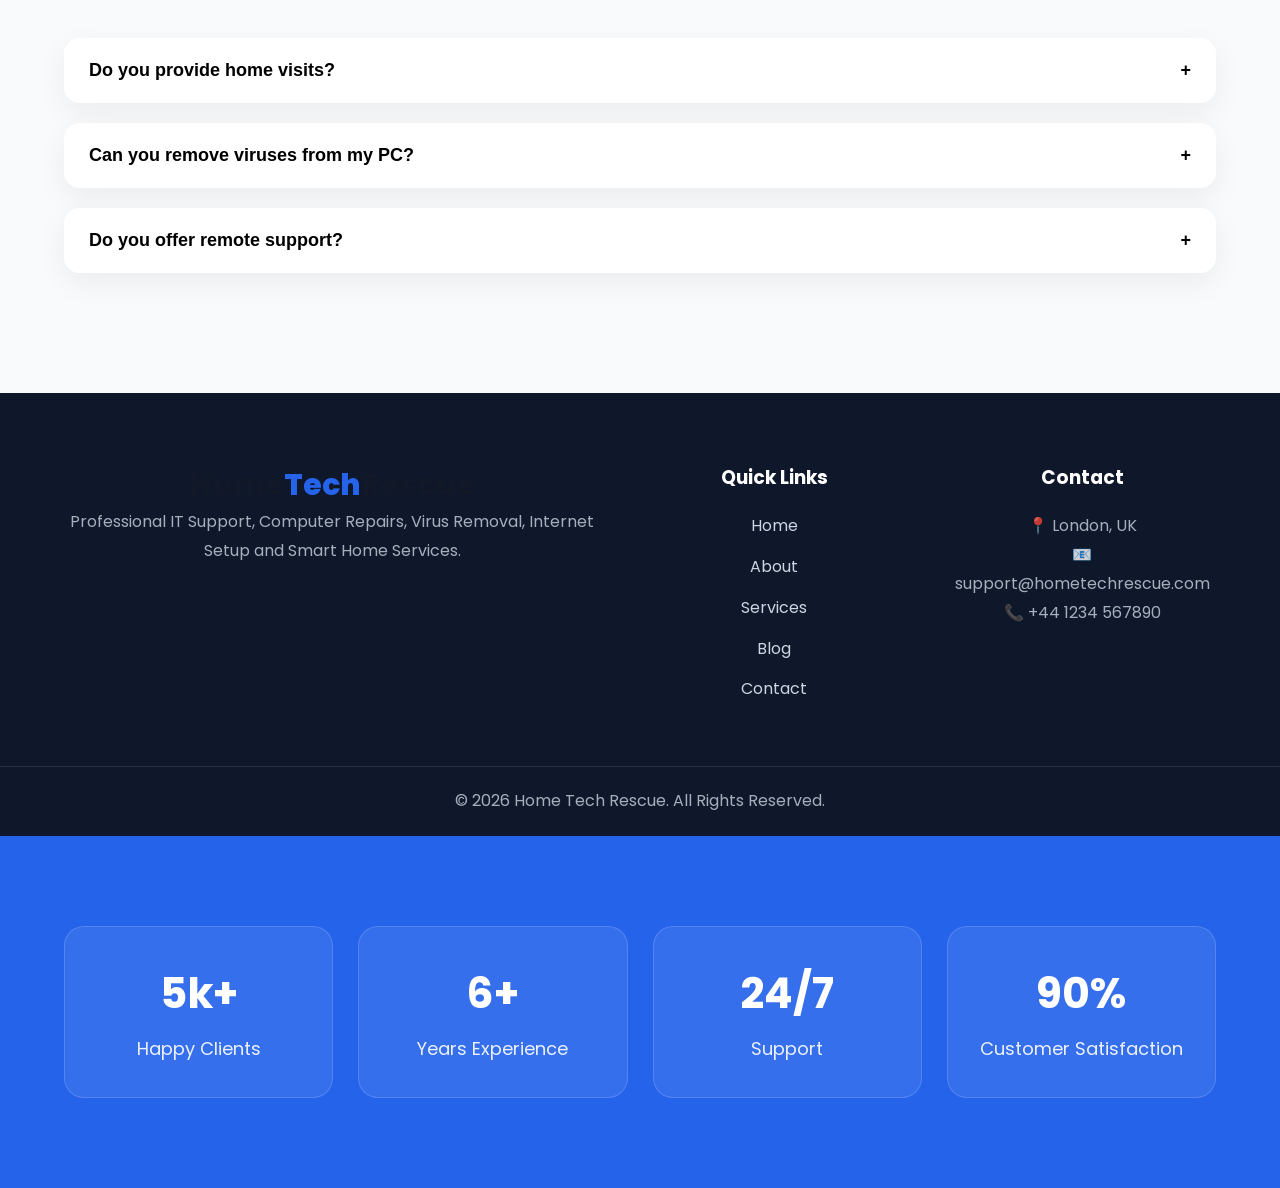
<file: about.html>
<!DOCTYPE html>
<html lang="en">

<head>

<link rel="stylesheet" href="https://cdnjs.cloudflare.com/ajax/libs/font-awesome/6.7.2/css/all.min.css">

<meta charset="UTF-8">
<meta name="viewport" content="width=device-width, initial-scale=1.0">

<title>Home Tech Rescue | IT Support & Repairs</title>

<meta name="description" content="Professional IT Support & Computer Repairs">

<link rel="stylesheet" href="assets/css/style.css">

<link rel="preconnect" href="https://fonts.googleapis.com">
<link rel="preconnect" href="https://fonts.gstatic.com" crossorigin>

<link href="https://fonts.googleapis.com/css2?family=Poppins:wght@300;400;500;600;700;800&display=swap" rel="stylesheet">

<link rel="stylesheet" href="https://cdnjs.cloudflare.com/ajax/libs/font-awesome/6.7.2/css/all.min.css">

<link href="https://unpkg.com/aos@2.3.4/dist/aos.css" rel="stylesheet">

</head>

<body>

<div id="progress-bar"></div>

<header class="header">

<div class="container">

<a href="#" class="logo">
Home<span>Tech</span>Rescue
</a>

<div class="menu-toggle">
    <span></span>
    <span></span>
    <span></span>
</div>

<nav class="navbar">

<a href="index.html" class="active">Home</a>
<a href="about.html">About</a>
<a href="services.html">Services</a>
<a href="blog.html">Blog</a>
<a href="contact.html">Contact</a>

</nav>

</div>

</header>

<section class="page-hero">

    <div class="container">

        <span class="tag">ABOUT US</span>

        <h1>About Home Tech Rescue</h1>

        <p>
            Professional, reliable and affordable IT support for homes and small businesses.
        </p>

    </div>

</section>

<!-- ABOUT STORY -->

<section class="about-story">

<div class="container about-grid">

<div class="about-image">

<img src="assets/images/about.png" alt="About">

</div>

<div class="about-content">

<span class="tag">WHO WE ARE</span>

<h2>Your Trusted Local IT Support Partner</h2>

<p>
Home Tech Rescue provides professional computer repair, laptop support, virus removal, internet setup and smart home assistance. We focus on fast, friendly and affordable technology solutions.
</p>

<p>
Our mission is to make technology simple, reliable and stress-free for every customer.
</p>

<a href="contact.html" class="primary-btn">
Contact Us
</a>

</div>

</div>

</section>

<!-- ==========================
     MISSION & VISION
========================== -->

<section class="mission">

    <div class="container">

        <div class="section-heading">

            <span>OUR VALUES</span>

            <h2>Mission & Vision</h2>

            <p>
                Our goal is to make technology simple, reliable and stress-free for everyone.
            </p>

        </div>

        <div class="mission-grid">

            <div class="mission-card">

                <h3>🎯 Our Mission</h3>

                <p>
                    To provide fast, affordable and reliable IT support with honest advice and excellent customer service.
                </p>

            </div>

            <div class="mission-card">

                <h3>🚀 Our Vision</h3>

                <p>
                    To become the most trusted local IT support company by delivering quality solutions and building long-term customer relationships.
                </p>

            </div>

        </div>

    </div>

</section>

<!-- ==========================
     EXPERIENCE
========================== -->

<section class="experience">

    <div class="container">

        <div class="section-heading">

            <span>OUR ACHIEVEMENTS</span>

            <h2>Experience You Can Trust</h2>

            <p>
                Helping customers with reliable IT support, repairs, and technology solutions.
            </p>

        </div>

        <div class="experience-grid">

            <div class="experience-card">
                <h2>10+</h2>
                <p>Years of Experience</p>
            </div>

            <div class="experience-card">
                <h2>500+</h2>
                <p>Happy Clients</p>
            </div>

            <div class="experience-card">
                <h2>1500+</h2>
                <p>Devices Repaired</p>
            </div>

            <div class="experience-card">
                <h2>99%</h2>
                <p>Customer Satisfaction</p>
            </div>

        </div>

    </div>

</section>

<!-- ==========================
     MEET THE EXPERT
========================== -->

<section class="expert">

    <div class="container expert-grid">

        <div class="expert-image">

            <img src="assets/images/expert.jpg" alt="IT Expert">

        </div>

        <div class="expert-content">

            <span class="tag">MEET THE EXPERT</span>

            <h2>Friendly & Professional IT Support</h2>

            <p>
                Home Tech Rescue is committed to providing reliable, honest and affordable IT support. Every customer receives personal attention and practical solutions for their technology needs.
            </p>

            <ul class="expert-list">
                <li>✔ Computer & Laptop Repairs</li>
                <li>✔ Virus & Malware Removal</li>
                <li>✔ Internet & Wi-Fi Setup</li>
                <li>✔ Hardware Upgrades</li>
                <li>✔ Remote & Onsite Support</li>
            </ul>

            <a href="contact.html" class="primary-btn">
                Book an Appointment
            </a>

        </div>

    </div>

</section>

<!-- =======================
     SERVICES SECTION
======================= -->

<section class="services" data-aos="fade-up">

    <div class="container">

        <div class="section-heading">

            <span>OUR SERVICES</span>

            <h2>Professional IT Solutions</h2>

            <p>
                Reliable, affordable and expert IT support for homes and small businesses.
            </p>

        </div>

        <div class="services-grid">

            <div class="service-box">
                <div class="icon">
<i class="fa-solid fa-computer"></i>
</div>
                <h3>Computer Support</h3>
                <p>Desktop & Laptop repair, troubleshooting and maintenance.</p>
            </div>

            <div class="service-box">
                <div class="icon">
<i class="fa-solid fa-shield-virus"></i>
</div>
                <h3>Virus Removal</h3>
                <p>Complete malware, spyware and virus removal services.</p>
            </div>

            <div class="service-box">
                <div class="icon">
<i class="fa-solid fa-wifi"></i>
</div>
                <h3>Internet Services</h3>
                <p>Broadband setup, Wi-Fi optimization and network troubleshooting.</p>
            </div>

            <div class="service-box">
                <div class="icon">
<i class="fa-solid fa-microchip"></i>
</div>
                <h3>Hardware Upgrades</h3>
                <p>RAM, SSD upgrades and complete PC performance improvements.</p>
            </div>

            <div class="service-box">
                <div class="icon">
<i class="fa-solid fa-hard-drive"></i>
</div>
                <h3>Backup Solutions</h3>
                <p>Protect your important files with secure backup solutions.</p>
            </div>

            <div class="service-box">
                <div class="icon">
<i class="fa-solid fa-house-signal"></i>
</div>
                <h3>Smart Home Support</h3>
                <p>Smart TVs, CCTV, printers and smart home device installation.</p>
            </div>

        </div>

    </div>

</section>

<!-- =======================
     END SERVICES
======================= -->

<!-- =======================
     ABOUT SECTION
======================= -->

<section class="about" data-aos="fade-right">

    <div class="container about-grid">

        <div class="about-image">
            <img src="assets/images/about.png" alt="About Home Tech Rescue">
        </div>

        <div class="about-content">

            <span>ABOUT US</span>

            <h2>Your Trusted Home IT Expert</h2>

            <p>
                At Home Tech Rescue, we provide professional IT support for homes and small businesses. Whether it's a slow computer, virus removal, Wi-Fi issues or hardware upgrades, we deliver reliable solutions with friendly service.
            </p>

            <div class="about-list">

                <div>✔ Computer & Laptop Repairs</div>
                <div>✔ Internet & WiFi Support</div>
                <div>✔ Virus & Malware Removal</div>
                <div>✔ Hardware Upgrades</div>

            </div>

            <a href="#" class="primary-btn">Learn More</a>

        </div>

    </div>

</section>

<!-- WHY CHOOSE US -->

<section class="why" data-aos="fade-left">

<div class="container">

<div class="section-heading">
<span>WHY CHOOSE US</span>
<h2>Why Customers Trust Home Tech Rescue</h2>
<p>
Reliable, affordable and professional IT support for homes and small businesses.
</p>
</div>

<div class="why-grid">

<div class="why-box">
<div class="icon">⚡</div>
<h3>Fast Response</h3>
<p>Quick diagnosis and same-day support whenever possible.</p>
</div>

<div class="why-box">
<div class="icon">💼</div>
<h3>Experienced</h3>
<p>Years of experience solving computer and network issues.</p>
</div>

<div class="why-box">
<div class="icon">🛡️</div>
<h3>Trusted Service</h3>
<p>Friendly, honest and transparent support every time.</p>
</div>

<div class="why-box">
<div class="icon">💰</div>
<h3>Affordable Pricing</h3>
<p>Professional IT support at fair and competitive prices.</p>
</div>

</div>

</div>

</section>

<!-- TESTIMONIALS -->

<section class="testimonials" data-aos="zoom-in">

<div class="container">

<div class="section-heading">

<span>TESTIMONIALS</span>

<h2>What Our Customers Say</h2>

<p>Real reviews from satisfied Home Tech Rescue customers.</p>

</div>

<div class="testimonial-grid">

<div class="testimonial-card">
<p>
⭐⭐⭐⭐⭐
<br><br>
"Excellent service! My laptop was fixed within a day and now it works like new."
</p>

<div class="client">
<h4>Julie W</h4>
<span>Happy Customer</span>
</div>
</div>

<div class="testimonial-card">
<p>
⭐⭐⭐⭐⭐
<br><br>
"Very friendly and professional. Highly recommended for home IT support."
</p>

<div class="client">
<h4>Lisa A</h4>
<span>Verified Client</span>
</div>
</div>

<div class="testimonial-card">
<p>
⭐⭐⭐⭐⭐
<br><br>
"Quick response and affordable pricing. Great experience!"
</p>

<div class="client">
<h4>Graham C</h4>
<span>Customer</span>
</div>
</div>

</div>

</div>

</section>

<!-- ==========================
     LATEST BLOG
========================== -->

<section class="blog" data-aos="fade-up">

<div class="container">

<div class="section-heading">

<span>LATEST NEWS</span>

<h2>Latest Tech Updates</h2>

<p>
Stay up to date with helpful technology tips and news.
</p>

</div>

<div class="blog-grid">

<div class="blog-card">

<img src="assets/images/blog1.jpg" alt="Blog">

<div class="blog-content">

<span>August 3, 2021</span>

<h3>The 5 Most Common IT Issues You Can Face & How To Solve Them</h3>

<p>
Learn how to fix slow computers, crashes and everyday technical problems.
</p>

<a href="#">Read More →</a>

</div>

</div>

<div class="blog-card">

<img src="assets/images/blog2.jpg" alt="Blog">

<div class="blog-content">

<span>July 1, 2021</span>

<h3>How Can You Protect Your Devices From Viruses?</h3>

<p>
Simple security tips to keep your devices safe from malware and hackers.
</p>

<a href="#">Read More →</a>

</div>

</div>

<div class="blog-card">

<img src="assets/images/blog3.jpg" alt="Blog">

<div class="blog-content">

<span>June 2, 2021</span>

<h3>5 Signs That Your Laptop Needs Repair</h3>

<p>
Know when your laptop needs professional repair before it's too late.
</p>

<a href="#">Read More →</a>

</div>

</div>

</div>

</div>

</section>

<!-- ==========================
     CONTACT
========================== -->

<section class="contact" data-aos="fade-up">

    <div class="container">

        <div class="section-heading">

            <span>CONTACT US</span>

            <h2>Need IT Support?</h2>

            <p>We're here to help with your computer and technology problems.</p>

        </div>

        <div class="contact-grid">

            <div class="contact-info">

                <div class="contact-box">
                    <h3>📞 Phone</h3>
                    <p>+44 1234567890</p>
                </div>

                <div class="contact-box">
                    <h3>✉ Email</h3>
                    <p>support@companey.com</p>
                </div>

                <div class="contact-box">
                    <h3>📍 Address</h3>
                    <p>Delta 606 Welton Road, Swindon, United Kingdom, SN5 7XF</p>
                </div>

            </div>

            <form class="contact-form">

                <input type="text" placeholder="Your Name">

                <input type="email" placeholder="Email Address">

                <input type="text" placeholder="Phone Number">

                <textarea placeholder="Write Your Message"></textarea>

                <button type="submit" class="primary-btn">
                    Send Message
                </button>

            </form>

        </div>

    </div>

</section>

<!--==============================
      STATS COUNTER
================================-->

<section class="stats">

    <div class="container">

        <div class="stats-grid">

            <div class="stat-card">
                <h2 class="counter" data-target="5000">0</h2>
                <p>Happy Clients</p>
            </div>

            <div class="stat-card">
                <h2 class="counter" data-target="6">0</h2>
                <p>Years Experience</p>
            </div>

            <div class="stat-card">
                <h2 class="counter" data-target="1500">0</h2>
                <p>Devices Repaired</p>
            </div>

            <div class="stat-card">
                <h2 class="counter" data-target="99">0</h2>
                <p>Customer Satisfaction</p>
            </div>

        </div>

    </div>

</section>

<!-- ==========================
     CALL TO ACTION
========================== -->

<section class="cta">

    <div class="container">

        <div class="cta-box">

            <span>Need Help?</span>

            <h2>Let's Fix Your Technology Problems Today</h2>

            <p>
                Whether it's a slow computer, Wi-Fi issue, virus removal, or hardware upgrade,
                Home Tech Rescue is here to help.
            </p>

            <div class="cta-buttons">

                <a href="#" class="primary-btn">Book an Appointment</a>

                <a href="#" class="secondary-btn">Call Now</a>

            </div>

        </div>

    </div>

</section>

<!-- ==========================
     FAQ SECTION
========================== -->

<section class="faq">

    <div class="container">

        <div class="section-heading">
            <span>FAQ</span>
            <h2>Frequently Asked Questions</h2>
            <p>Find answers to the most common IT support questions.</p>
        </div>

        <div class="faq-item">
            <button class="faq-question">
                Do you provide home visits?
                <span>+</span>
            </button>
            <div class="faq-answer">
                <p>Yes. We provide onsite support for homes and small businesses.</p>
            </div>
        </div>

        <div class="faq-item">
            <button class="faq-question">
                Can you remove viruses from my PC?
                <span>+</span>
            </button>
            <div class="faq-answer">
                <p>Yes. We remove viruses, malware and spyware while helping secure your computer.</p>
            </div>
        </div>

        <div class="faq-item">
            <button class="faq-question">
                Do you offer remote support?
                <span>+</span>
            </button>
            <div class="faq-answer">
                <p>Yes. Many software and configuration issues can be solved remotely.</p>
            </div>
        </div>

    </div>

</section>

<!-- ==========================
        FOOTER
========================== -->

<footer class="footer">

<div class="container footer-grid">

<div>

<h2 class="logo">Home<span>Tech</span>Rescue</h2>

<p>
Professional IT Support, Computer Repairs, Virus Removal, Internet Setup and Smart Home Services.
</p>

</div>

<div>

<h3>Quick Links</h3>

<ul>

<li><a href="index.html">Home</a></li>

<li><a href="about.html">About</a></li>

<li><a href="services.html">Services</a></li>

<li><a href="blog.html">Blog</a></li>

<li><a href="contact.html">Contact</a></li>

</ul>

</div>

<div>

<h3>Contact</h3>

<p>📍 London, UK</p>

<p>📧 support@hometechrescue.com</p>

<p>📞 +44 1234 567890</p>

</div>

</div>

<div class="copyright">

<p>© 2026 Home Tech Rescue. All Rights Reserved.</p>

</div>

</footer>

<!-- ==========================
     STATS SECTION
========================== -->

<section class="stats">

    <div class="container">

        <div class="stats-grid">

            <div class="stat-box">
                <h2>5k+</h2>
                <p>Happy Clients</p>
            </div>

            <div class="stat-box">
                <h2>6+</h2>
                <p>Years Experience</p>
            </div>

            <div class="stat-box">
                <h2>24/7</h2>
                <p>Support</p>
            </div>

            <div class="stat-box">
                <h2>90%</h2>
                <p>Customer Satisfaction</p>
            </div>

        </div>

    </div>

</section>

<script src="assets/js/main.js"></script>

<script src="https://unpkg.com/aos@2.3.4/dist/aos.js"></script>

<script>
AOS.init({
duration:1000,
once:true
});
</script>

<button id="topBtn">
    ↑
</button>

</body>

</html>
</file>
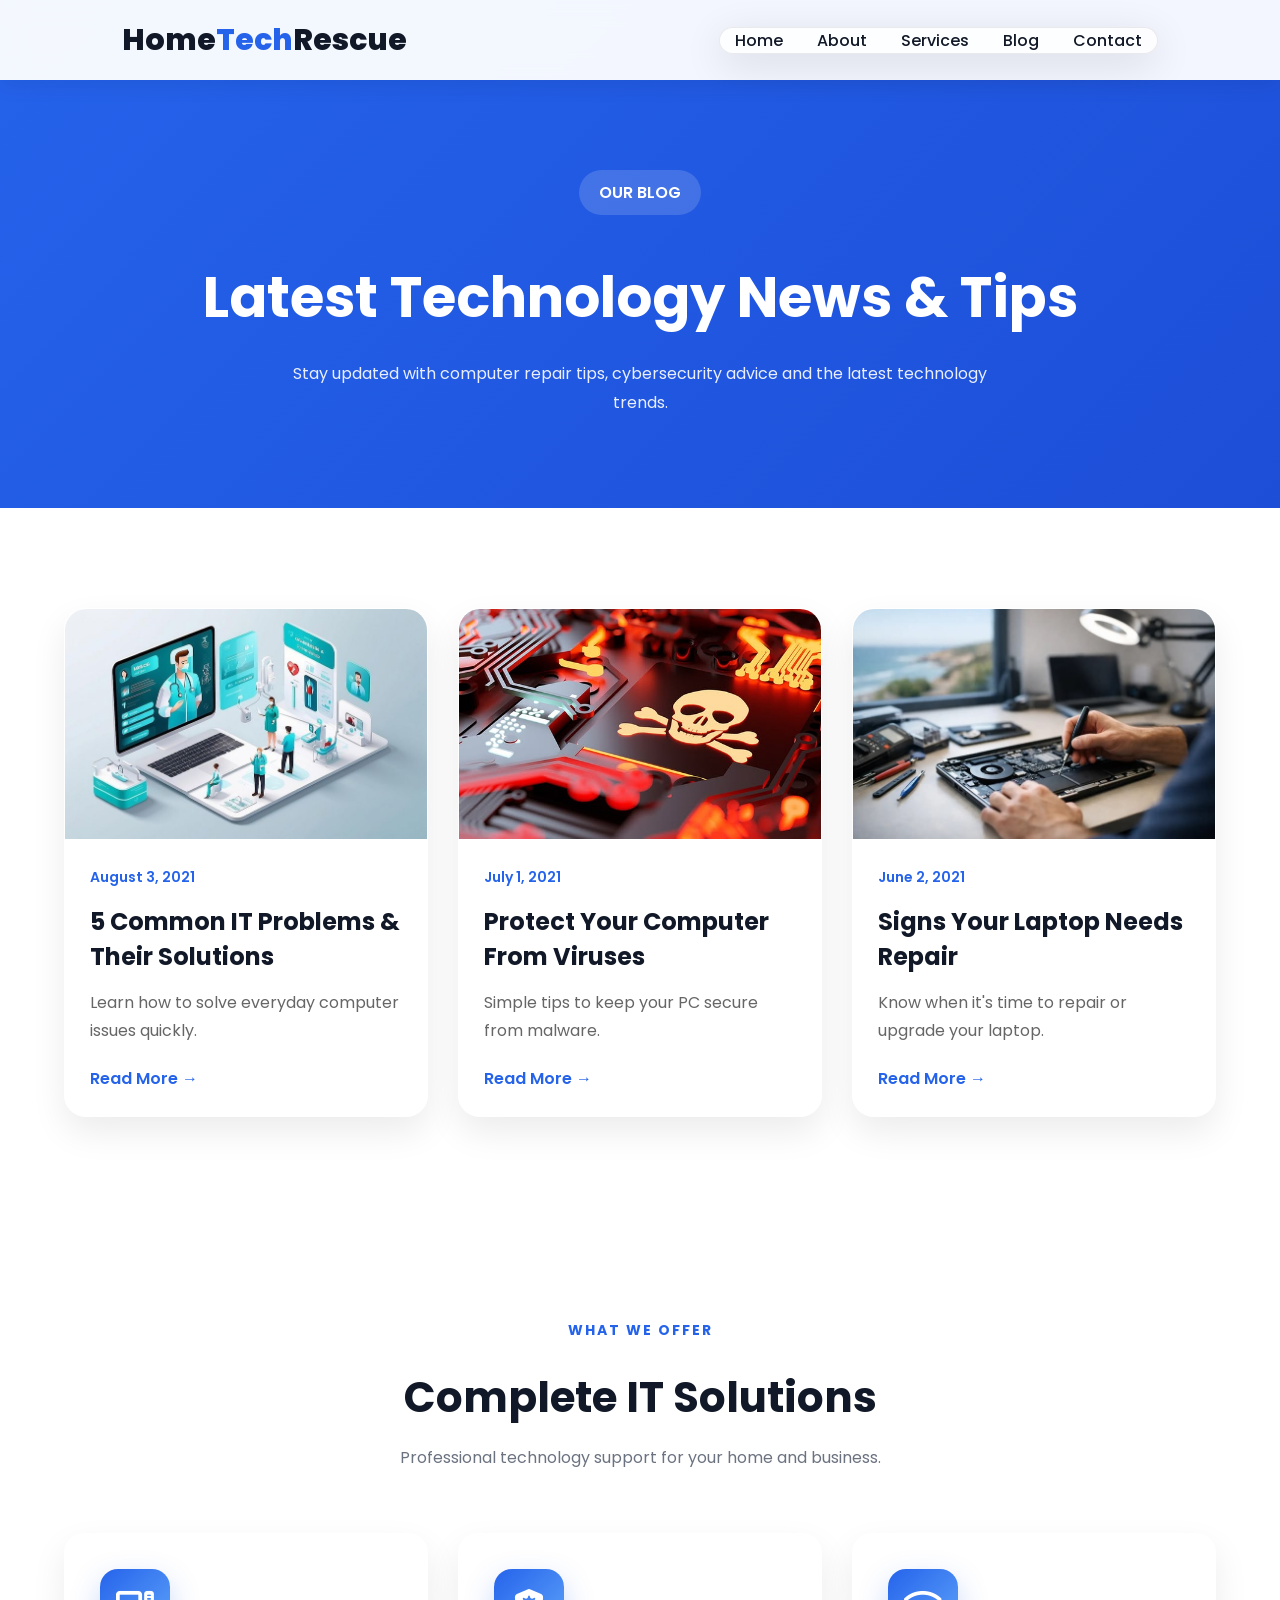
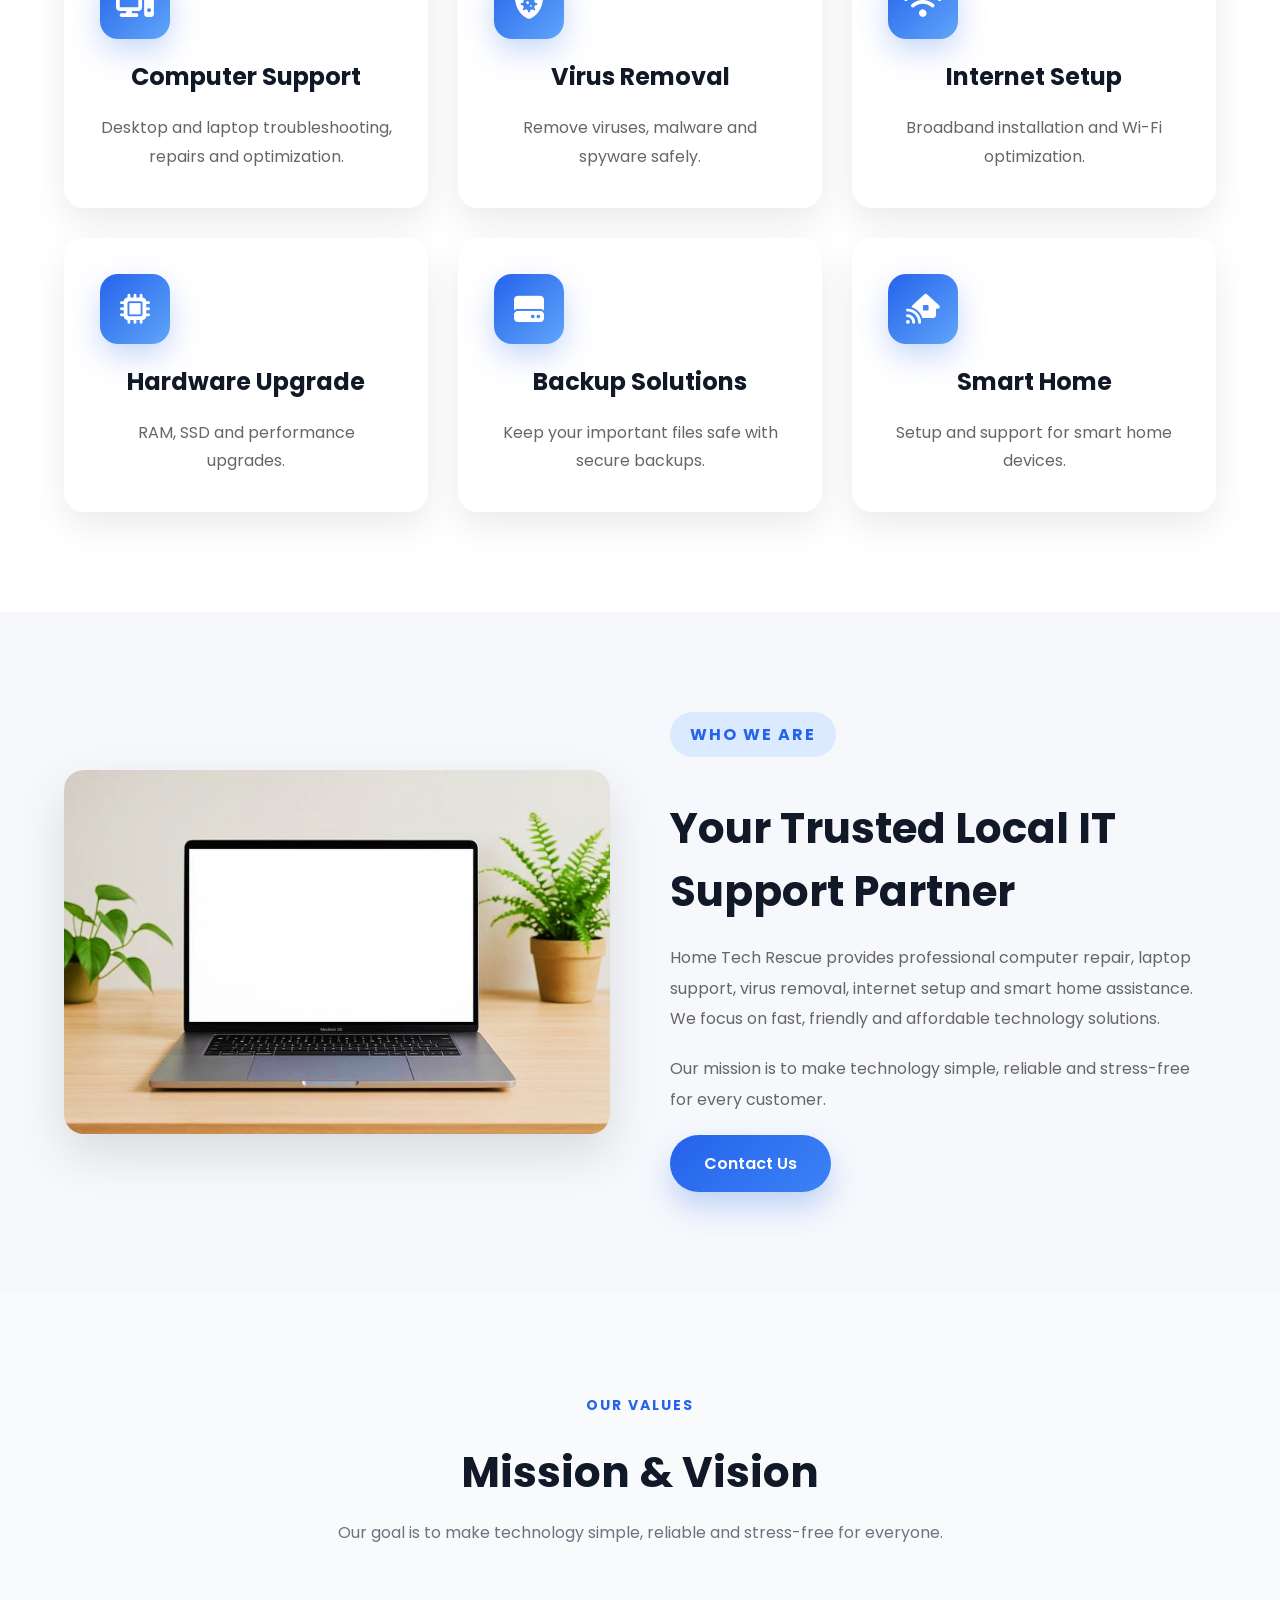
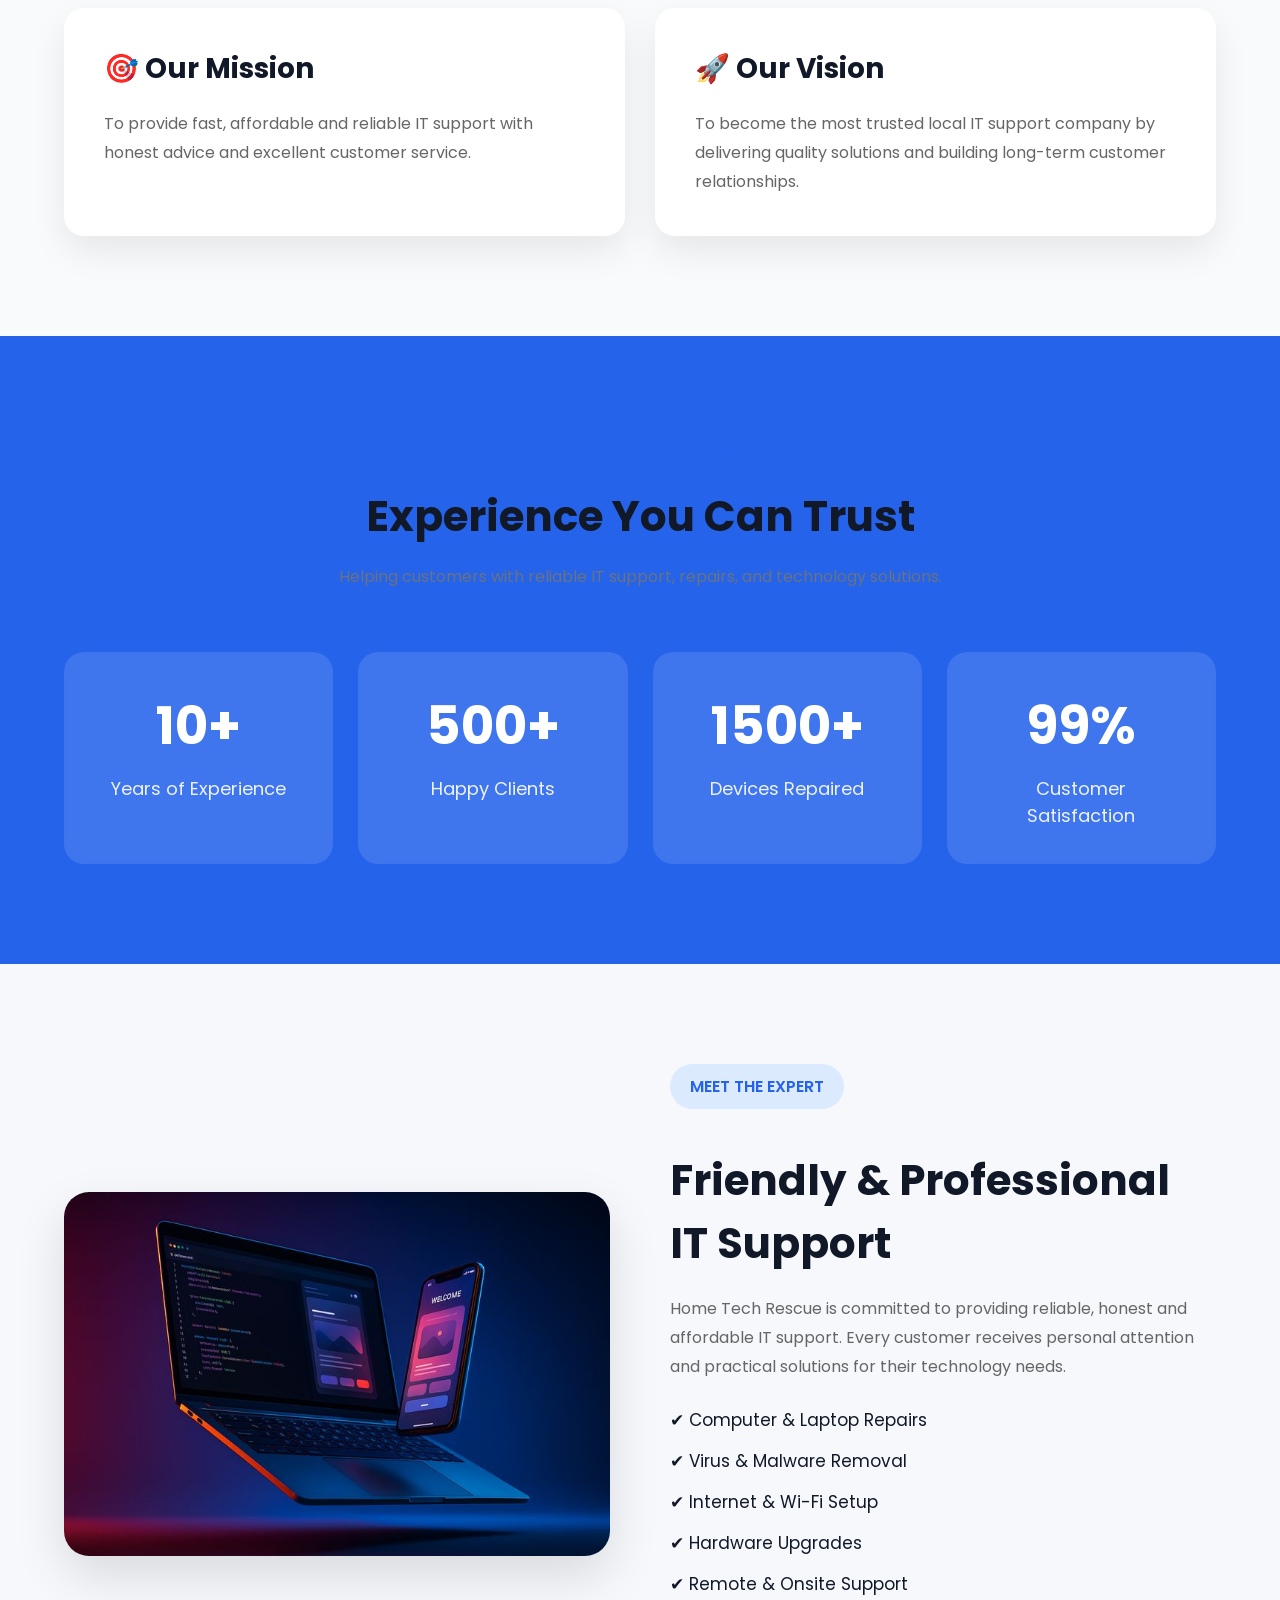
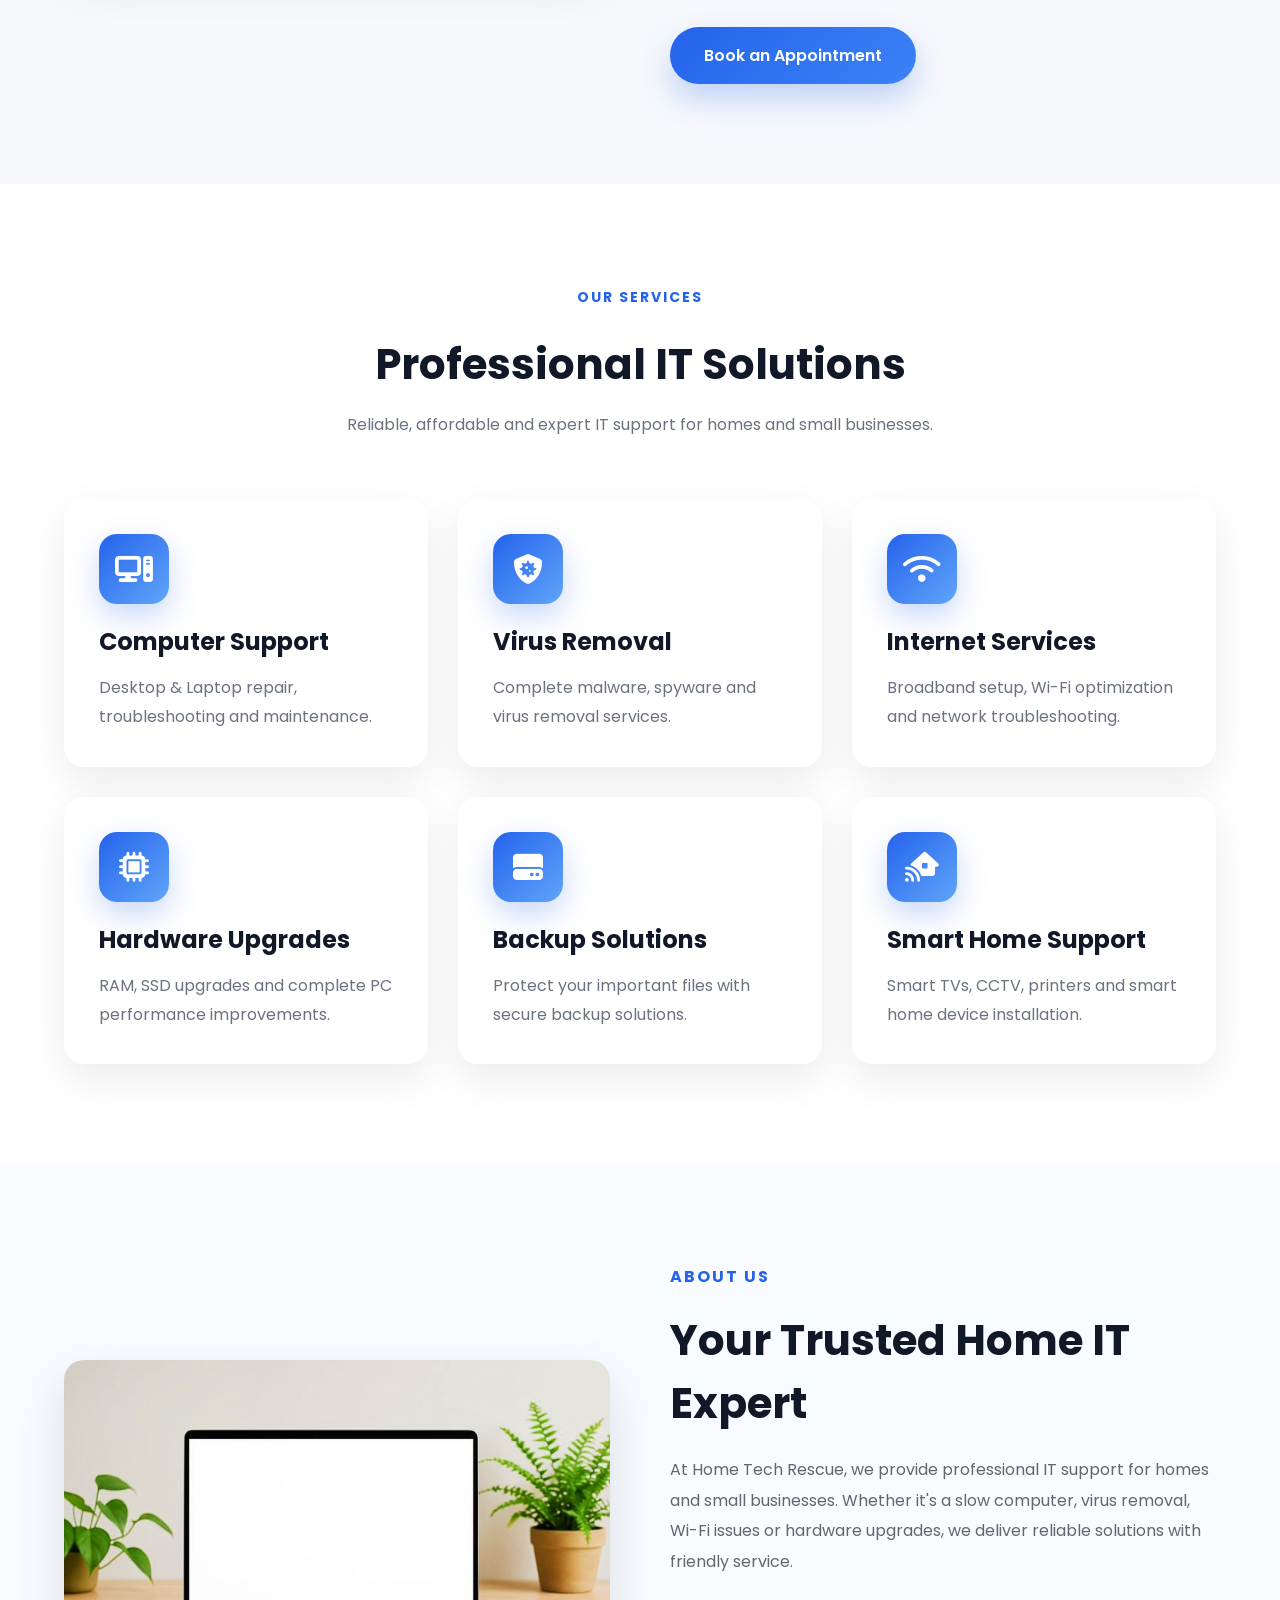
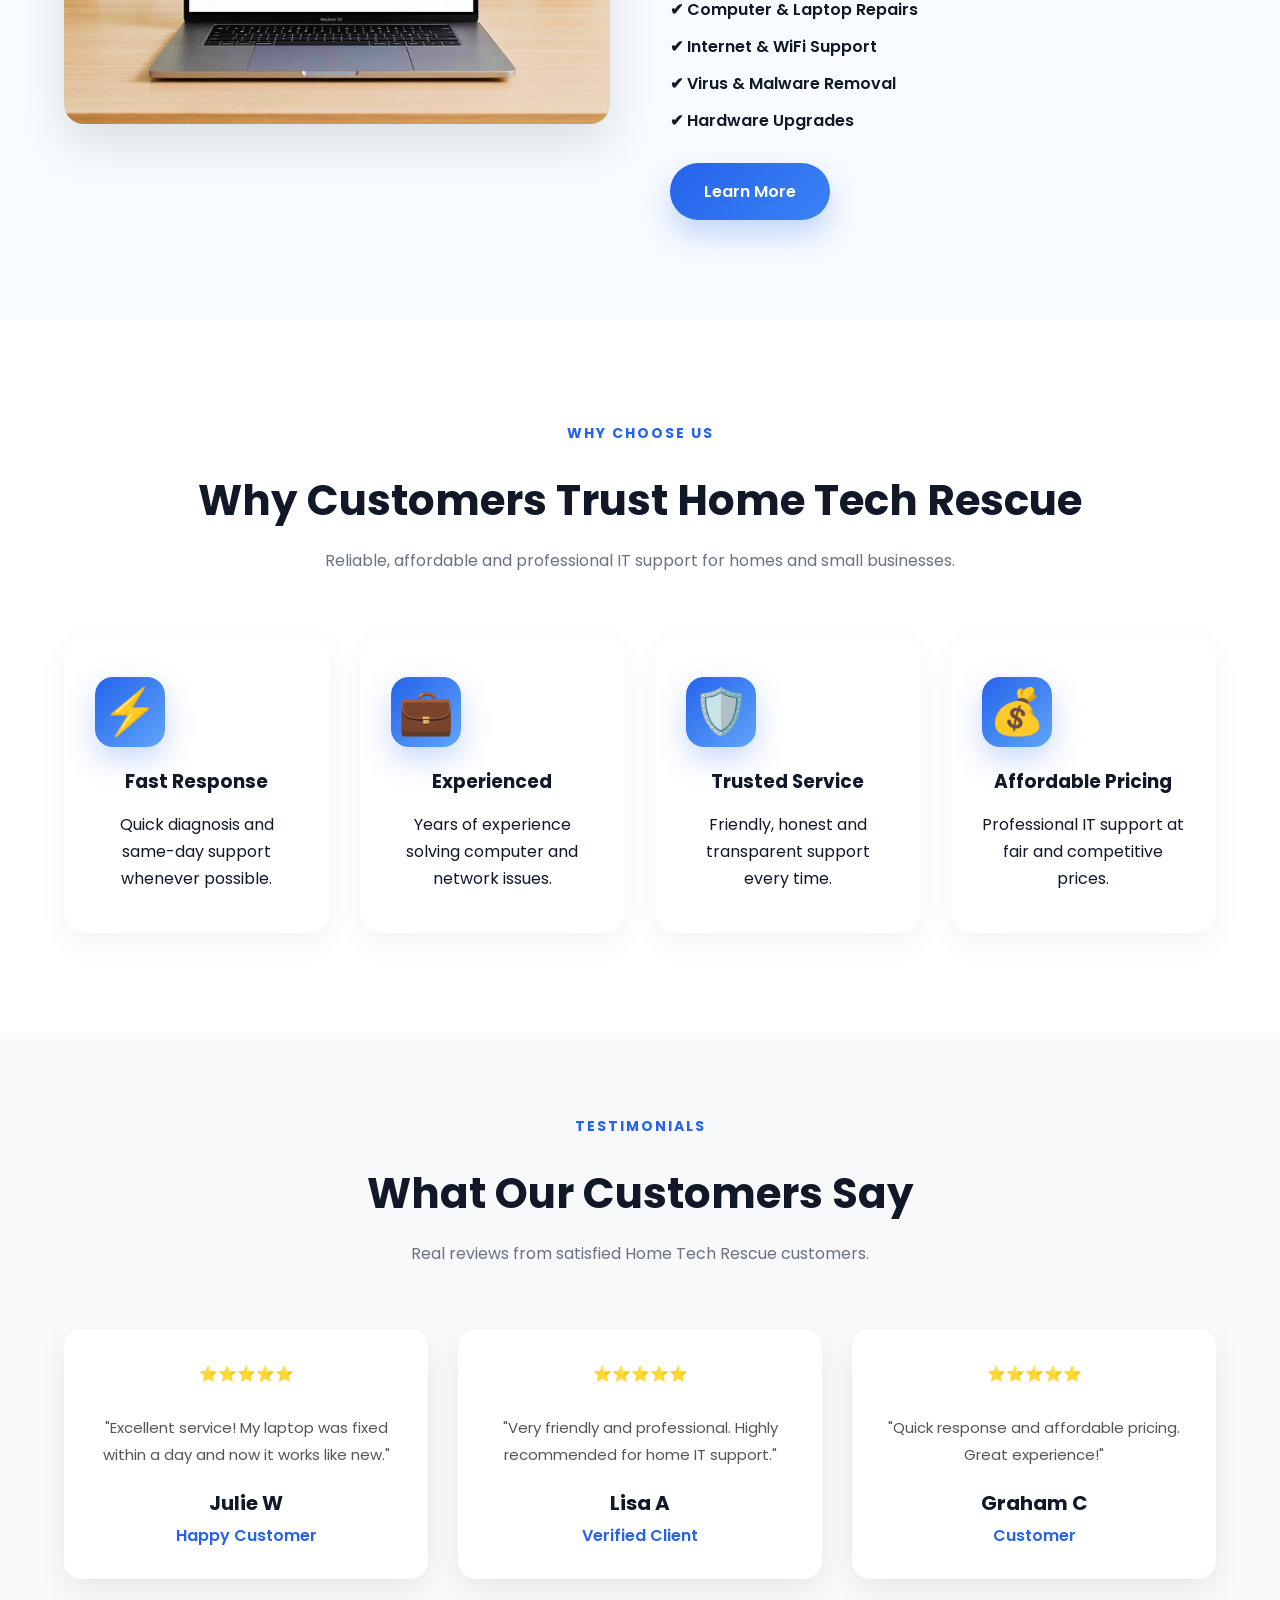
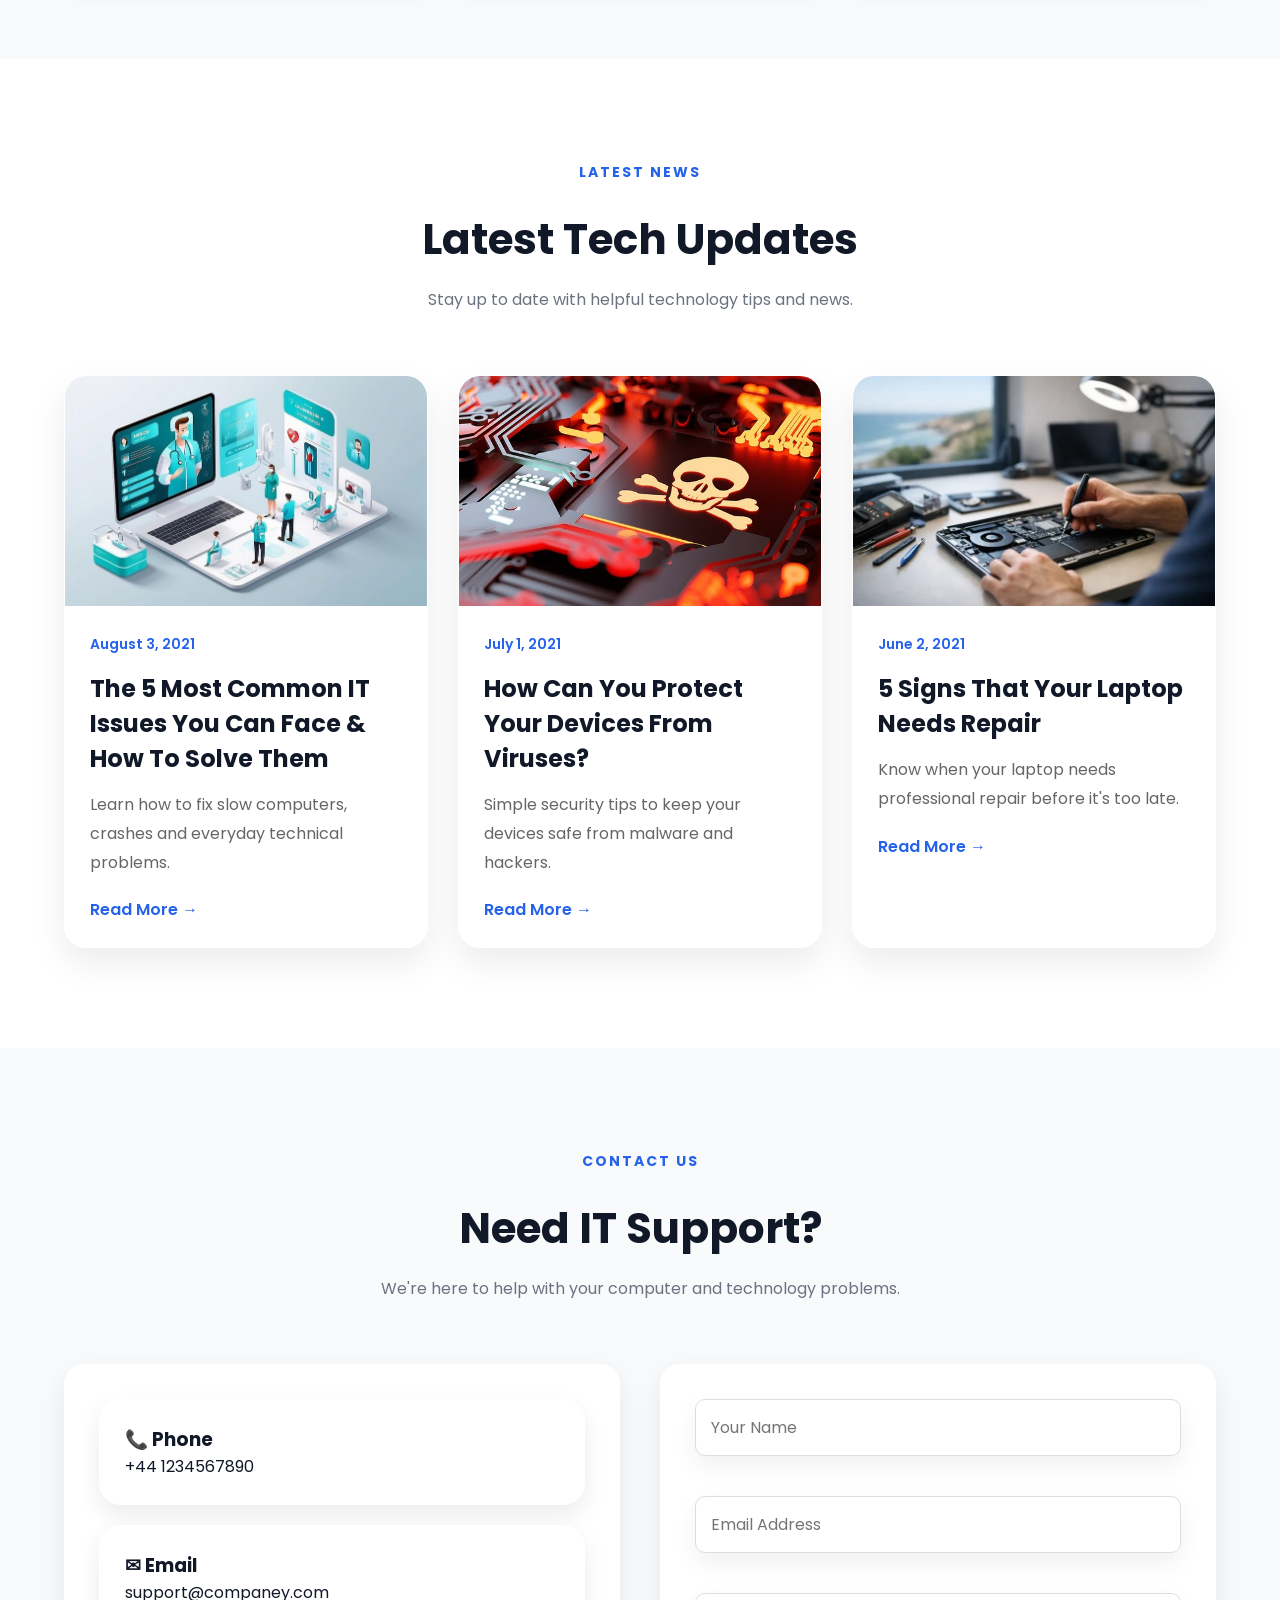
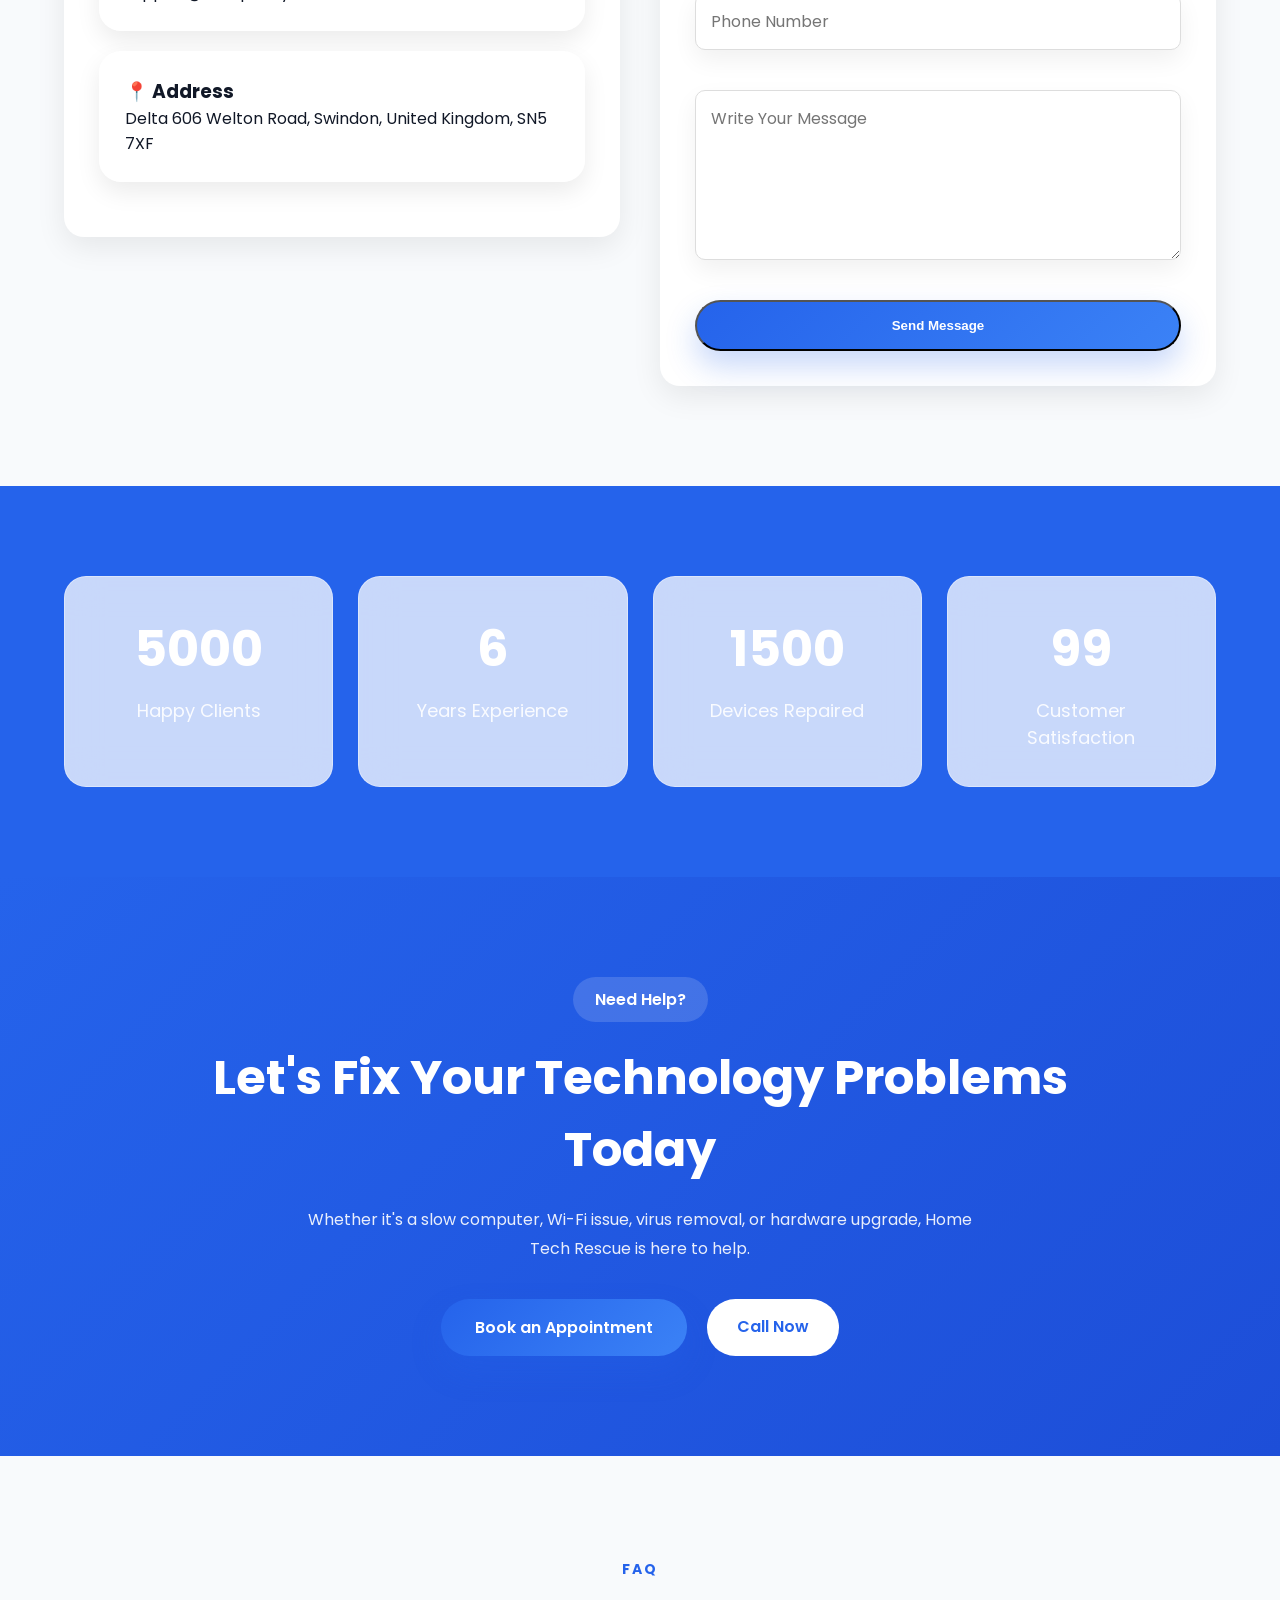
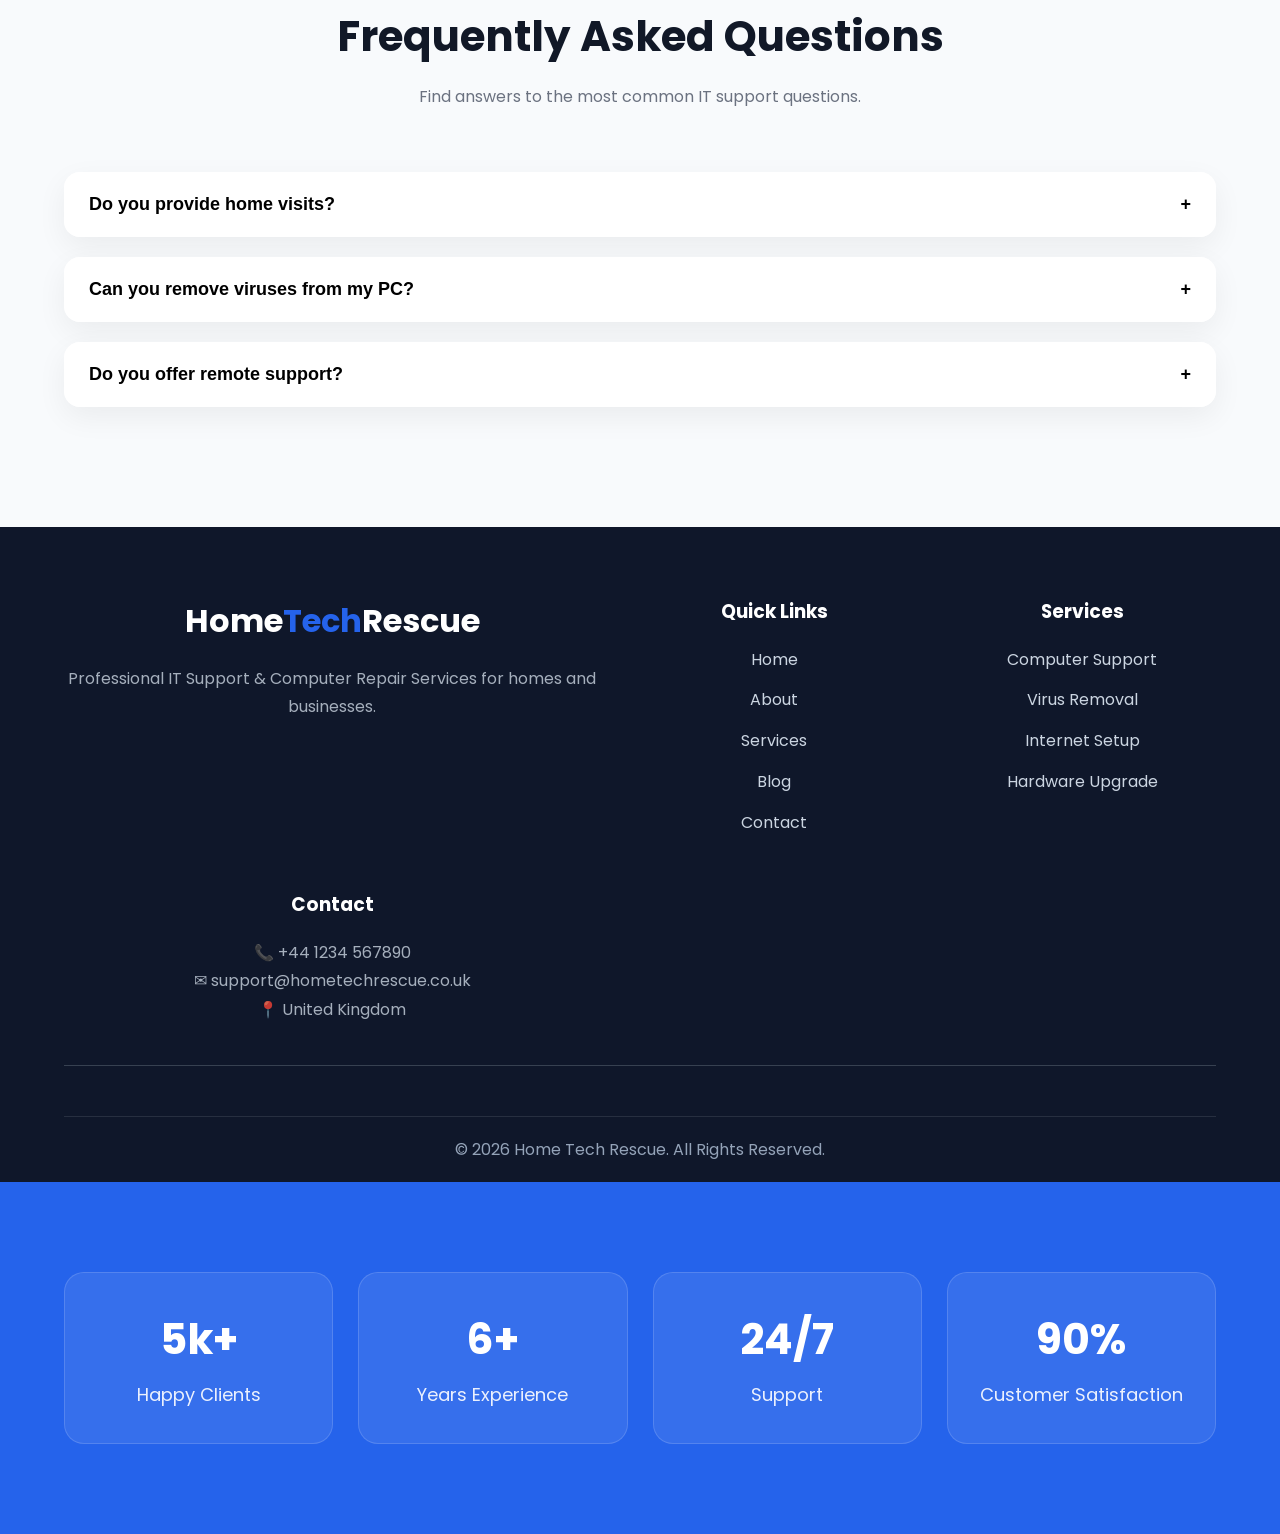
<file: blog.html>
<!DOCTYPE html>
<html lang="en">

<head>

<link rel="stylesheet" href="https://cdnjs.cloudflare.com/ajax/libs/font-awesome/6.7.2/css/all.min.css">

<meta charset="UTF-8">
<meta name="viewport" content="width=device-width, initial-scale=1.0">

<title>Home Tech Rescue | IT Support & Repairs</title>

<meta name="description" content="Professional IT Support & Computer Repairs">

<link rel="stylesheet" href="assets/css/style.css">

<link rel="preconnect" href="https://fonts.googleapis.com">
<link rel="preconnect" href="https://fonts.gstatic.com" crossorigin>

<link href="https://fonts.googleapis.com/css2?family=Poppins:wght@300;400;500;600;700;800&display=swap" rel="stylesheet">

<link rel="stylesheet" href="https://cdnjs.cloudflare.com/ajax/libs/font-awesome/6.7.2/css/all.min.css">

<link href="https://unpkg.com/aos@2.3.4/dist/aos.css" rel="stylesheet">

</head>

<body>

<div id="progress-bar"></div>

<header class="header">

<div class="container">

<div class="container">

<a href="#" class="logo">
Home<span>Tech</span>Rescue
</a>

<div class="menu-toggle">
    <span></span>
    <span></span>
    <span></span>
</div>

<nav class="navbar">

<a href="index.html">Home</a>
<a href="about.html">About</a>
<a href="services.html">Services</a>
<a href="blog.html">Blog</a>
<a href="contact.html">Contact</a>

</nav>

</div>

</header>

<section class="page-hero">

    <div class="container">

        <span class="tag">OUR BLOG</span>

        <h1>Latest Technology News & Tips</h1>

        <p>
            Stay updated with computer repair tips, cybersecurity advice and the latest technology trends.
        </p>

    </div>

</section>

<!-- BLOG POSTS -->

<section class="blog-page">

<div class="container">

<div class="blog-grid">

<div class="blog-card">

<img src="assets/images/blog1.jpg" alt="Blog">

<div class="blog-content">

<span>August 3, 2021</span>

<h3>5 Common IT Problems & Their Solutions</h3>

<p>
Learn how to solve everyday computer issues quickly.
</p>

<a href="#">Read More →</a>

</div>

</div>

<div class="blog-card">

<img src="assets/images/blog2.jpg" alt="Blog">

<div class="blog-content">

<span>July 1, 2021</span>

<h3>Protect Your Computer From Viruses</h3>

<p>
Simple tips to keep your PC secure from malware.
</p>

<a href="#">Read More →</a>

</div>

</div>

<div class="blog-card">

<img src="assets/images/blog3.jpg" alt="Blog">

<div class="blog-content">

<span>June 2, 2021</span>

<h3>Signs Your Laptop Needs Repair</h3>

<p>
Know when it's time to repair or upgrade your laptop.
</p>

<a href="#">Read More →</a>

</div>

</div>

</div>

</div>

</section>

<!-- ==========================
     SERVICES GRID
========================== -->

<section class="services-page">

<div class="container">

<div class="section-heading">

<span>WHAT WE OFFER</span>

<h2>Complete IT Solutions</h2>

<p>
Professional technology support for your home and business.
</p>

</div>

<div class="service-grid">

<div class="service-card">
<div class="icon"><i class="fa-solid fa-computer"></i></div>
<h3>Computer Support</h3>
<p>Desktop and laptop troubleshooting, repairs and optimization.</p>
</div>

<div class="service-card">
<div class="icon"><i class="fa-solid fa-shield-virus"></i></div>
<h3>Virus Removal</h3>
<p>Remove viruses, malware and spyware safely.</p>
</div>

<div class="service-card">
<div class="icon"><i class="fa-solid fa-wifi"></i></div>
<h3>Internet Setup</h3>
<p>Broadband installation and Wi-Fi optimization.</p>
</div>

<div class="service-card">
<div class="icon"><i class="fa-solid fa-microchip"></i></div>
<h3>Hardware Upgrade</h3>
<p>RAM, SSD and performance upgrades.</p>
</div>

<div class="service-card">
<div class="icon"><i class="fa-solid fa-hard-drive"></i></div>
<h3>Backup Solutions</h3>
<p>Keep your important files safe with secure backups.</p>
</div>

<div class="service-card">
<div class="icon"><i class="fa-solid fa-house-signal"></i></div>
<h3>Smart Home</h3>
<p>Setup and support for smart home devices.</p>
</div>

</div>

</div>

</section>

<!-- ABOUT STORY -->

<section class="about-story">

<div class="container about-grid">

<div class="about-image">

<img src="assets/images/about.png" alt="About">

</div>

<div class="about-content">

<span class="tag">WHO WE ARE</span>

<h2>Your Trusted Local IT Support Partner</h2>

<p>
Home Tech Rescue provides professional computer repair, laptop support, virus removal, internet setup and smart home assistance. We focus on fast, friendly and affordable technology solutions.
</p>

<p>
Our mission is to make technology simple, reliable and stress-free for every customer.
</p>

<a href="contact.html" class="primary-btn">
Contact Us
</a>

</div>

</div>

</section>

<!-- ==========================
     MISSION & VISION
========================== -->

<section class="mission">

    <div class="container">

        <div class="section-heading">

            <span>OUR VALUES</span>

            <h2>Mission & Vision</h2>

            <p>
                Our goal is to make technology simple, reliable and stress-free for everyone.
            </p>

        </div>

        <div class="mission-grid">

            <div class="mission-card">

                <h3>🎯 Our Mission</h3>

                <p>
                    To provide fast, affordable and reliable IT support with honest advice and excellent customer service.
                </p>

            </div>

            <div class="mission-card">

                <h3>🚀 Our Vision</h3>

                <p>
                    To become the most trusted local IT support company by delivering quality solutions and building long-term customer relationships.
                </p>

            </div>

        </div>

    </div>

</section>

<!-- ==========================
     EXPERIENCE
========================== -->

<section class="experience">

    <div class="container">

        <div class="section-heading">

            <span>OUR ACHIEVEMENTS</span>

            <h2>Experience You Can Trust</h2>

            <p>
                Helping customers with reliable IT support, repairs, and technology solutions.
            </p>

        </div>

        <div class="experience-grid">

            <div class="experience-card">
                <h2>10+</h2>
                <p>Years of Experience</p>
            </div>

            <div class="experience-card">
                <h2>500+</h2>
                <p>Happy Clients</p>
            </div>

            <div class="experience-card">
                <h2>1500+</h2>
                <p>Devices Repaired</p>
            </div>

            <div class="experience-card">
                <h2>99%</h2>
                <p>Customer Satisfaction</p>
            </div>

        </div>

    </div>

</section>

<!-- ==========================
     MEET THE EXPERT
========================== -->

<section class="expert">

    <div class="container expert-grid">

        <div class="expert-image">

            <img src="assets/images/expert.jpg" alt="IT Expert">

        </div>

        <div class="expert-content">

            <span class="tag">MEET THE EXPERT</span>

            <h2>Friendly & Professional IT Support</h2>

            <p>
                Home Tech Rescue is committed to providing reliable, honest and affordable IT support. Every customer receives personal attention and practical solutions for their technology needs.
            </p>

            <ul class="expert-list">
                <li>✔ Computer & Laptop Repairs</li>
                <li>✔ Virus & Malware Removal</li>
                <li>✔ Internet & Wi-Fi Setup</li>
                <li>✔ Hardware Upgrades</li>
                <li>✔ Remote & Onsite Support</li>
            </ul>

            <a href="contact.html" class="primary-btn">
                Book an Appointment
            </a>

        </div>

    </div>

</section>

<!-- =======================
     SERVICES SECTION
======================= -->

<section class="services" data-aos="fade-up">

    <div class="container">

        <div class="section-heading">

            <span>OUR SERVICES</span>

            <h2>Professional IT Solutions</h2>

            <p>
                Reliable, affordable and expert IT support for homes and small businesses.
            </p>

        </div>

        <div class="services-grid">

            <div class="service-box">
                <div class="icon">
<i class="fa-solid fa-computer"></i>
</div>
                <h3>Computer Support</h3>
                <p>Desktop & Laptop repair, troubleshooting and maintenance.</p>
            </div>

            <div class="service-box">
                <div class="icon">
<i class="fa-solid fa-shield-virus"></i>
</div>
                <h3>Virus Removal</h3>
                <p>Complete malware, spyware and virus removal services.</p>
            </div>

            <div class="service-box">
                <div class="icon">
<i class="fa-solid fa-wifi"></i>
</div>
                <h3>Internet Services</h3>
                <p>Broadband setup, Wi-Fi optimization and network troubleshooting.</p>
            </div>

            <div class="service-box">
                <div class="icon">
<i class="fa-solid fa-microchip"></i>
</div>
                <h3>Hardware Upgrades</h3>
                <p>RAM, SSD upgrades and complete PC performance improvements.</p>
            </div>

            <div class="service-box">
                <div class="icon">
<i class="fa-solid fa-hard-drive"></i>
</div>
                <h3>Backup Solutions</h3>
                <p>Protect your important files with secure backup solutions.</p>
            </div>

            <div class="service-box">
                <div class="icon">
<i class="fa-solid fa-house-signal"></i>
</div>
                <h3>Smart Home Support</h3>
                <p>Smart TVs, CCTV, printers and smart home device installation.</p>
            </div>

        </div>

    </div>

</section>

<!-- =======================
     END SERVICES
======================= -->

<!-- =======================
     ABOUT SECTION
======================= -->

<section class="about" data-aos="fade-right">

    <div class="container about-grid">

        <div class="about-image">
            <img src="assets/images/about.png" alt="About Home Tech Rescue">
        </div>

        <div class="about-content">

            <span>ABOUT US</span>

            <h2>Your Trusted Home IT Expert</h2>

            <p>
                At Home Tech Rescue, we provide professional IT support for homes and small businesses. Whether it's a slow computer, virus removal, Wi-Fi issues or hardware upgrades, we deliver reliable solutions with friendly service.
            </p>

            <div class="about-list">

                <div>✔ Computer & Laptop Repairs</div>
                <div>✔ Internet & WiFi Support</div>
                <div>✔ Virus & Malware Removal</div>
                <div>✔ Hardware Upgrades</div>

            </div>

            <a href="#" class="primary-btn">Learn More</a>

        </div>

    </div>

</section>

<!-- WHY CHOOSE US -->

<section class="why" data-aos="fade-left">

<div class="container">

<div class="section-heading">
<span>WHY CHOOSE US</span>
<h2>Why Customers Trust Home Tech Rescue</h2>
<p>
Reliable, affordable and professional IT support for homes and small businesses.
</p>
</div>

<div class="why-grid">

<div class="why-box">
<div class="icon">⚡</div>
<h3>Fast Response</h3>
<p>Quick diagnosis and same-day support whenever possible.</p>
</div>

<div class="why-box">
<div class="icon">💼</div>
<h3>Experienced</h3>
<p>Years of experience solving computer and network issues.</p>
</div>

<div class="why-box">
<div class="icon">🛡️</div>
<h3>Trusted Service</h3>
<p>Friendly, honest and transparent support every time.</p>
</div>

<div class="why-box">
<div class="icon">💰</div>
<h3>Affordable Pricing</h3>
<p>Professional IT support at fair and competitive prices.</p>
</div>

</div>

</div>

</section>

<!-- TESTIMONIALS -->

<section class="testimonials" data-aos="zoom-in">

<div class="container">

<div class="section-heading">

<span>TESTIMONIALS</span>

<h2>What Our Customers Say</h2>

<p>Real reviews from satisfied Home Tech Rescue customers.</p>

</div>

<div class="testimonial-grid">

<div class="testimonial-card">
<p>
⭐⭐⭐⭐⭐
<br><br>
"Excellent service! My laptop was fixed within a day and now it works like new."
</p>

<div class="client">
<h4>Julie W</h4>
<span>Happy Customer</span>
</div>
</div>

<div class="testimonial-card">
<p>
⭐⭐⭐⭐⭐
<br><br>
"Very friendly and professional. Highly recommended for home IT support."
</p>

<div class="client">
<h4>Lisa A</h4>
<span>Verified Client</span>
</div>
</div>

<div class="testimonial-card">
<p>
⭐⭐⭐⭐⭐
<br><br>
"Quick response and affordable pricing. Great experience!"
</p>

<div class="client">
<h4>Graham C</h4>
<span>Customer</span>
</div>
</div>

</div>

</div>

</section>

<!-- ==========================
     LATEST BLOG
========================== -->

<section class="blog" data-aos="fade-up">

<div class="container">

<div class="section-heading">

<span>LATEST NEWS</span>

<h2>Latest Tech Updates</h2>

<p>
Stay up to date with helpful technology tips and news.
</p>

</div>

<div class="blog-grid">

<div class="blog-card">

<img src="assets/images/blog1.jpg" alt="Blog">

<div class="blog-content">

<span>August 3, 2021</span>

<h3>The 5 Most Common IT Issues You Can Face & How To Solve Them</h3>

<p>
Learn how to fix slow computers, crashes and everyday technical problems.
</p>

<a href="#">Read More →</a>

</div>

</div>

<div class="blog-card">

<img src="assets/images/blog2.jpg" alt="Blog">

<div class="blog-content">

<span>July 1, 2021</span>

<h3>How Can You Protect Your Devices From Viruses?</h3>

<p>
Simple security tips to keep your devices safe from malware and hackers.
</p>

<a href="#">Read More →</a>

</div>

</div>

<div class="blog-card">

<img src="assets/images/blog3.jpg" alt="Blog">

<div class="blog-content">

<span>June 2, 2021</span>

<h3>5 Signs That Your Laptop Needs Repair</h3>

<p>
Know when your laptop needs professional repair before it's too late.
</p>

<a href="#">Read More →</a>

</div>

</div>

</div>

</div>

</section>

<!-- ==========================
     CONTACT
========================== -->

<section class="contact" data-aos="fade-up">

    <div class="container">

        <div class="section-heading">

            <span>CONTACT US</span>

            <h2>Need IT Support?</h2>

            <p>We're here to help with your computer and technology problems.</p>

        </div>

        <div class="contact-grid">

            <div class="contact-info">

                <div class="contact-box">
                    <h3>📞 Phone</h3>
                    <p>+44 1234567890</p>
                </div>

                <div class="contact-box">
                    <h3>✉ Email</h3>
                    <p>support@companey.com</p>
                </div>

                <div class="contact-box">
                    <h3>📍 Address</h3>
                    <p>Delta 606 Welton Road, Swindon, United Kingdom, SN5 7XF</p>
                </div>

            </div>

            <form class="contact-form">

                <input type="text" placeholder="Your Name">

                <input type="email" placeholder="Email Address">

                <input type="text" placeholder="Phone Number">

                <textarea placeholder="Write Your Message"></textarea>

                <button type="submit" class="primary-btn">
                    Send Message
                </button>

            </form>

        </div>

    </div>

</section>

<!--==============================
      STATS COUNTER
================================-->

<section class="stats">

    <div class="container">

        <div class="stats-grid">

            <div class="stat-card">
                <h2 class="counter" data-target="5000">0</h2>
                <p>Happy Clients</p>
            </div>

            <div class="stat-card">
                <h2 class="counter" data-target="6">0</h2>
                <p>Years Experience</p>
            </div>

            <div class="stat-card">
                <h2 class="counter" data-target="1500">0</h2>
                <p>Devices Repaired</p>
            </div>

            <div class="stat-card">
                <h2 class="counter" data-target="99">0</h2>
                <p>Customer Satisfaction</p>
            </div>

        </div>

    </div>

</section>

<!-- ==========================
     CALL TO ACTION
========================== -->

<section class="cta">

    <div class="container">

        <div class="cta-box">

            <span>Need Help?</span>

            <h2>Let's Fix Your Technology Problems Today</h2>

            <p>
                Whether it's a slow computer, Wi-Fi issue, virus removal, or hardware upgrade,
                Home Tech Rescue is here to help.
            </p>

            <div class="cta-buttons">

                <a href="#" class="primary-btn">Book an Appointment</a>

                <a href="#" class="secondary-btn">Call Now</a>

            </div>

        </div>

    </div>

</section>

<!-- ==========================
     FAQ SECTION
========================== -->

<section class="faq">

    <div class="container">

        <div class="section-heading">
            <span>FAQ</span>
            <h2>Frequently Asked Questions</h2>
            <p>Find answers to the most common IT support questions.</p>
        </div>

        <div class="faq-item">
            <button class="faq-question">
                Do you provide home visits?
                <span>+</span>
            </button>
            <div class="faq-answer">
                <p>Yes. We provide onsite support for homes and small businesses.</p>
            </div>
        </div>

        <div class="faq-item">
            <button class="faq-question">
                Can you remove viruses from my PC?
                <span>+</span>
            </button>
            <div class="faq-answer">
                <p>Yes. We remove viruses, malware and spyware while helping secure your computer.</p>
            </div>
        </div>

        <div class="faq-item">
            <button class="faq-question">
                Do you offer remote support?
                <span>+</span>
            </button>
            <div class="faq-answer">
                <p>Yes. Many software and configuration issues can be solved remotely.</p>
            </div>
        </div>

    </div>

</section>

<!-- ==========================
        FOOTER
========================== -->

<footer class="footer" data-aos="fade-up">

    <div class="container">

        <div class="footer-grid">

            <div>

                <h2 class="footer-logo">
                    Home<span>Tech</span>Rescue
                </h2>

                <p>
                    Professional IT Support & Computer Repair Services for homes and businesses.
                </p>

            </div>

            <div>

                <h3>Quick Links</h3>

                <ul>

                    <li><a href="#">Home</a></li>
                    <li><a href="#">About</a></li>
                    <li><a href="#">Services</a></li>
                    <li><a href="#">Blog</a></li>
                    <li><a href="#">Contact</a></li>

                </ul>

            </div>

            <div>

                <h3>Services</h3>

                <ul>

                    <li>Computer Support</li>
                    <li>Virus Removal</li>
                    <li>Internet Setup</li>
                    <li>Hardware Upgrade</li>

                </ul>

            </div>

            <div>

                <h3>Contact</h3>

                <p>📞 +44 1234 567890</p>

                <p>✉ support@hometechrescue.co.uk</p>

                <p>📍 United Kingdom</p>

            </div>

        </div>

        <hr>

        <div class="copyright">

            © 2026 Home Tech Rescue. All Rights Reserved.

        </div>

    </div>

</footer>

<!-- ==========================
     STATS SECTION
========================== -->

<section class="stats">

    <div class="container">

        <div class="stats-grid">

            <div class="stat-box">
                <h2>5k+</h2>
                <p>Happy Clients</p>
            </div>

            <div class="stat-box">
                <h2>6+</h2>
                <p>Years Experience</p>
            </div>

            <div class="stat-box">
                <h2>24/7</h2>
                <p>Support</p>
            </div>

            <div class="stat-box">
                <h2>90%</h2>
                <p>Customer Satisfaction</p>
            </div>

        </div>

    </div>

</section>

<script src="assets/js/main.js"></script>

<script src="https://unpkg.com/aos@2.3.4/dist/aos.js"></script>

<script>
AOS.init({
duration:1000,
once:true
});
</script>

<button id="topBtn">
    ↑
</button>

</body>

</html>
</file>
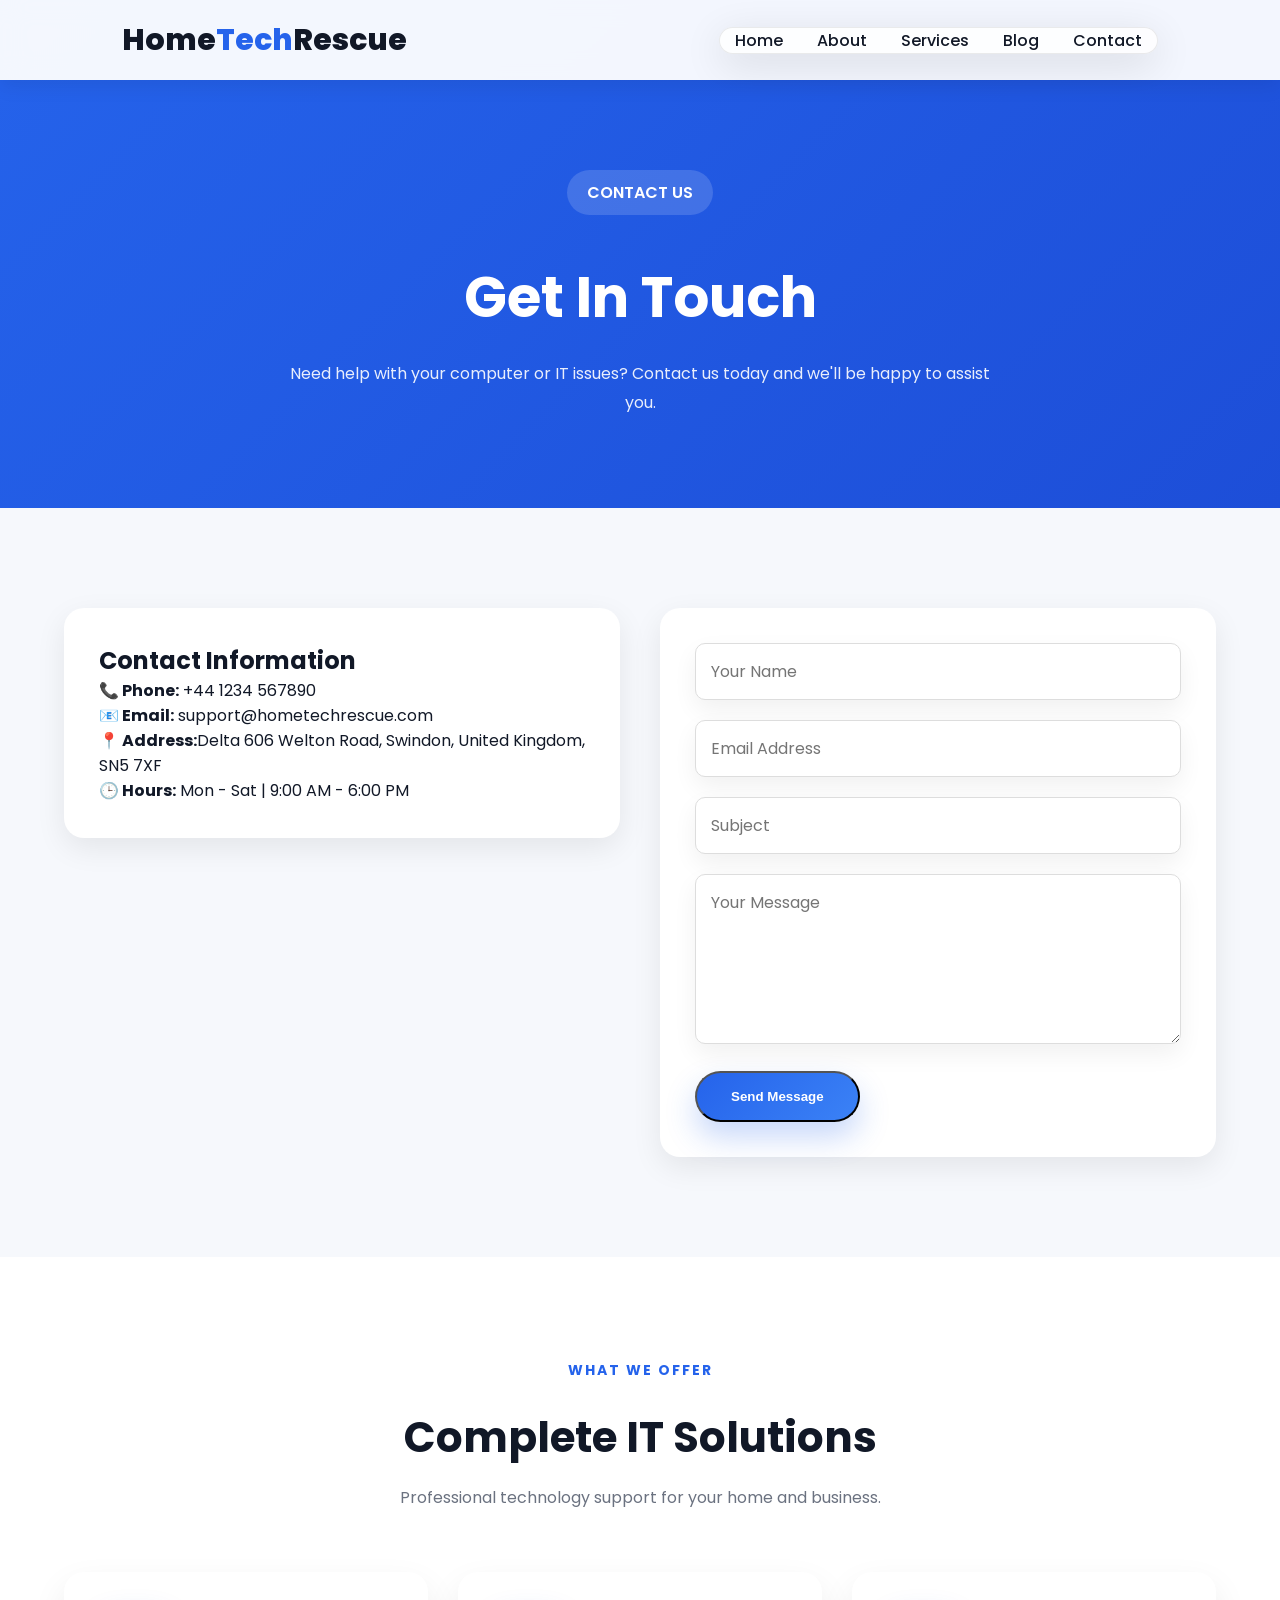
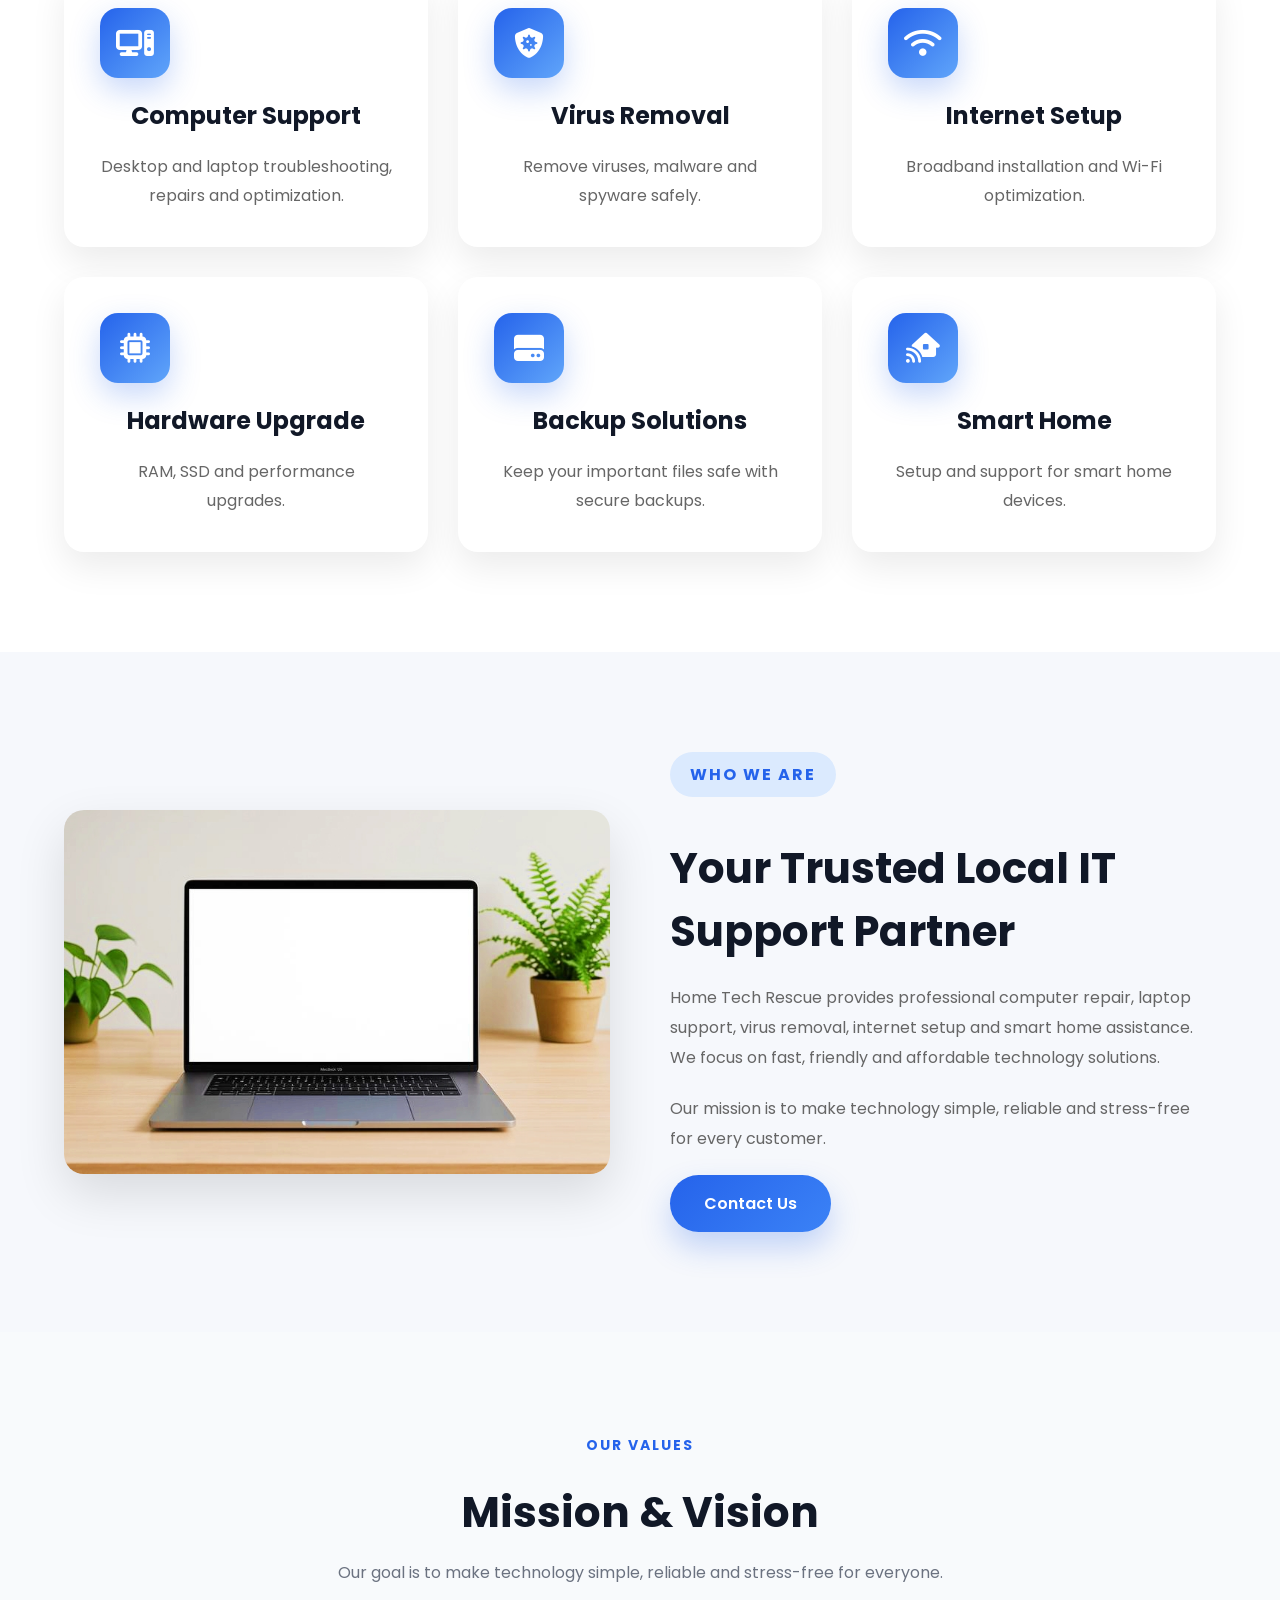
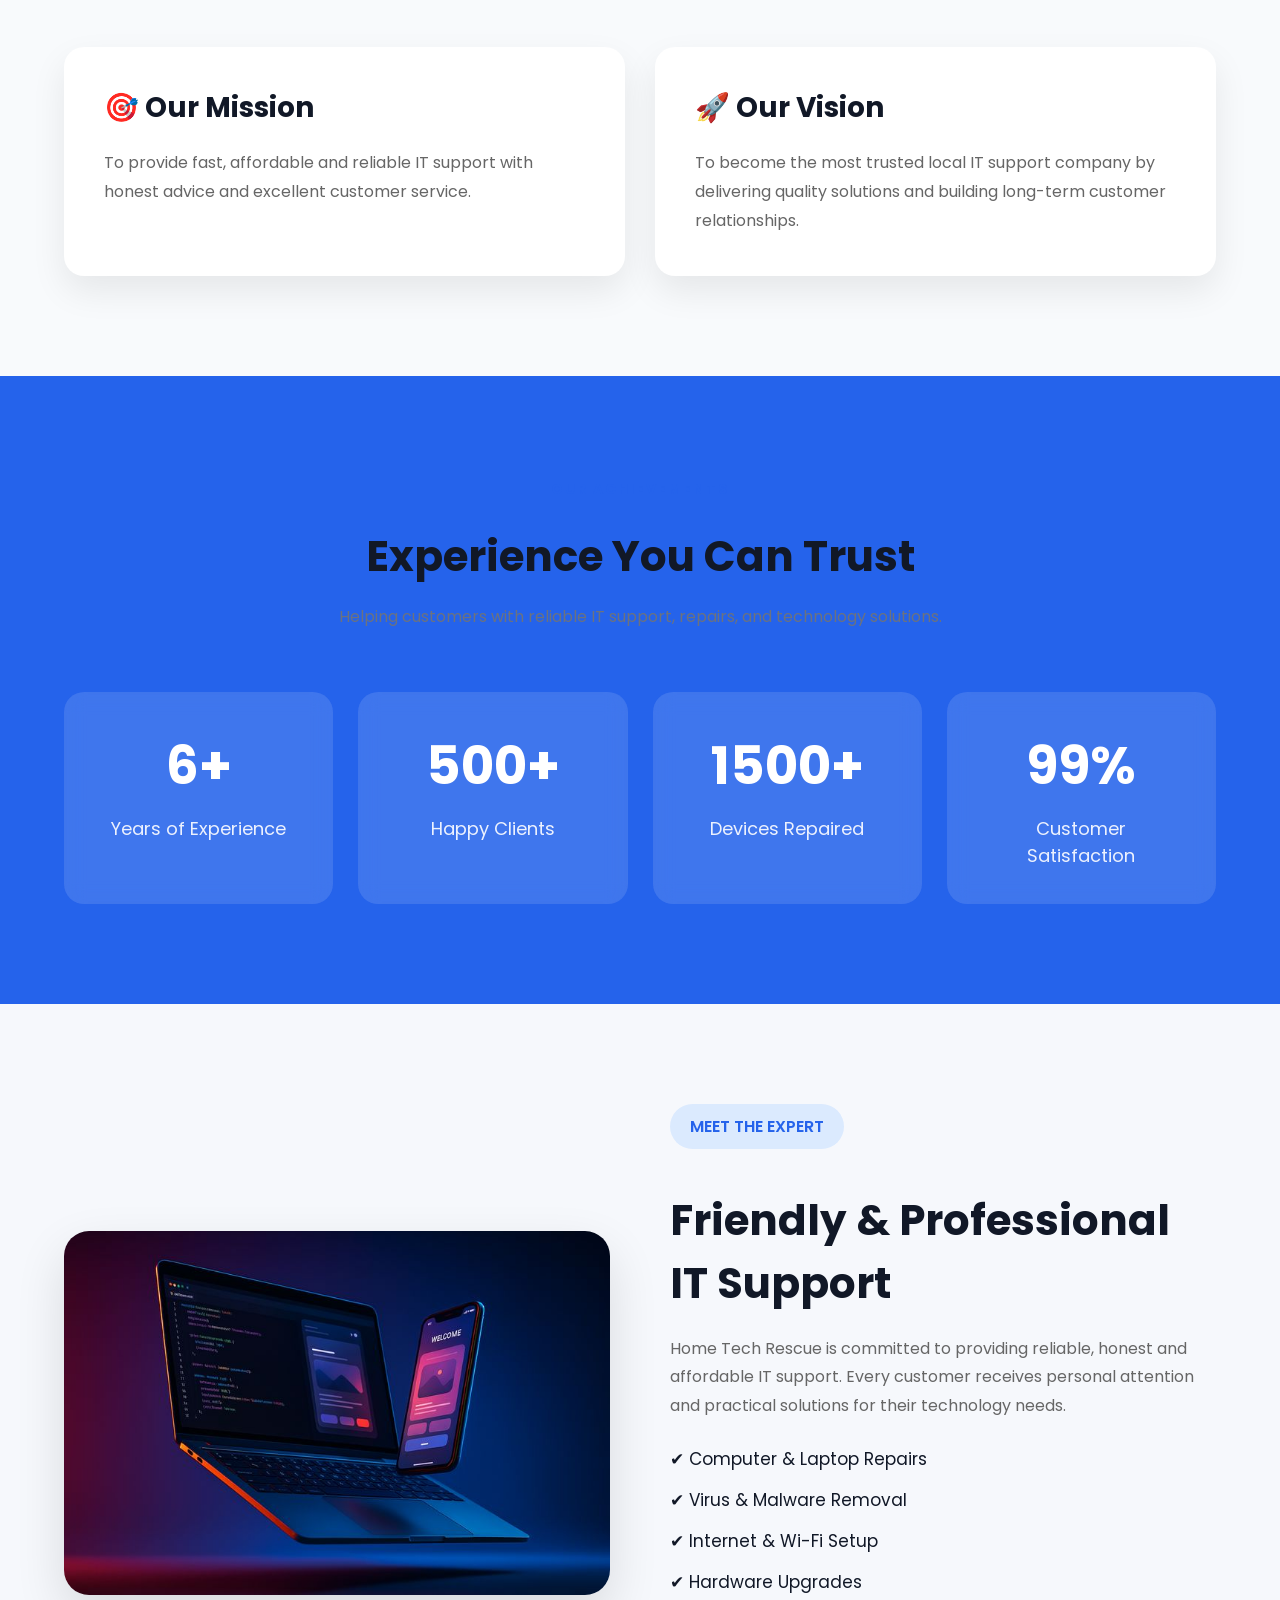
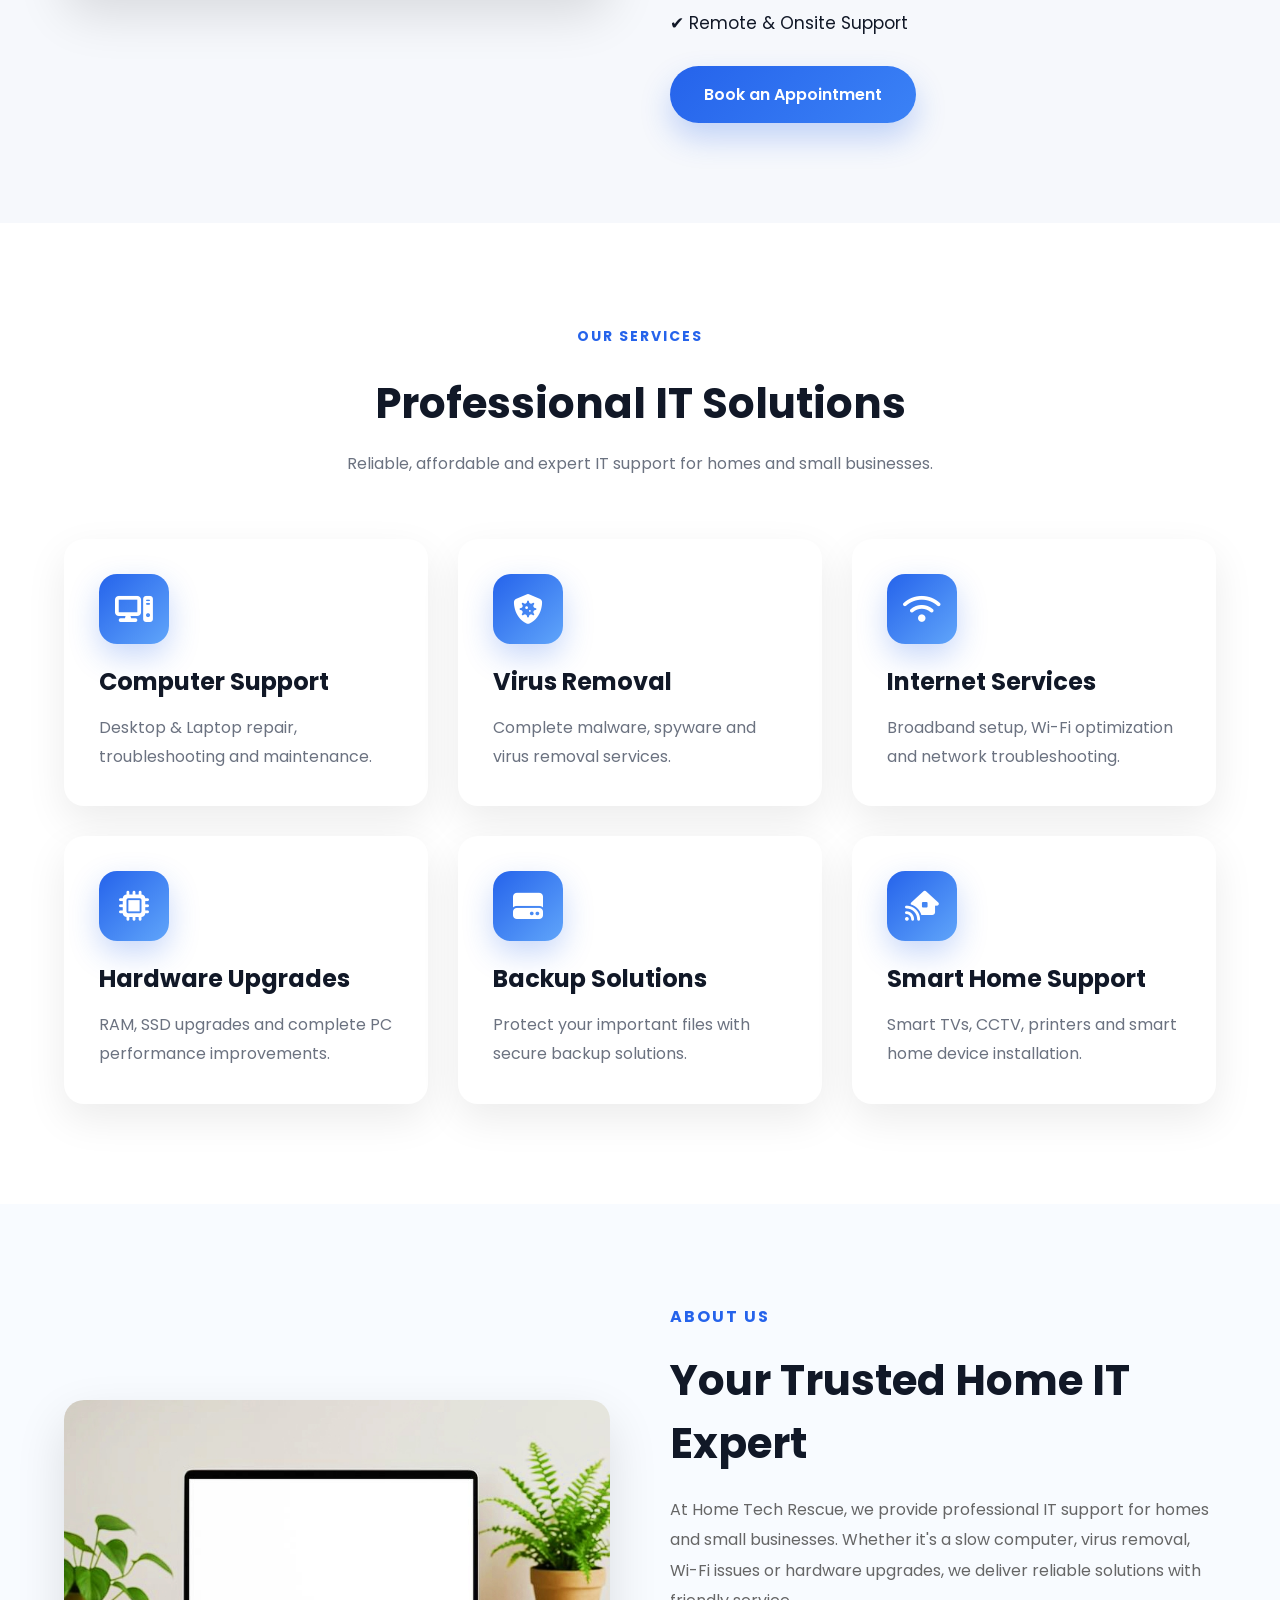
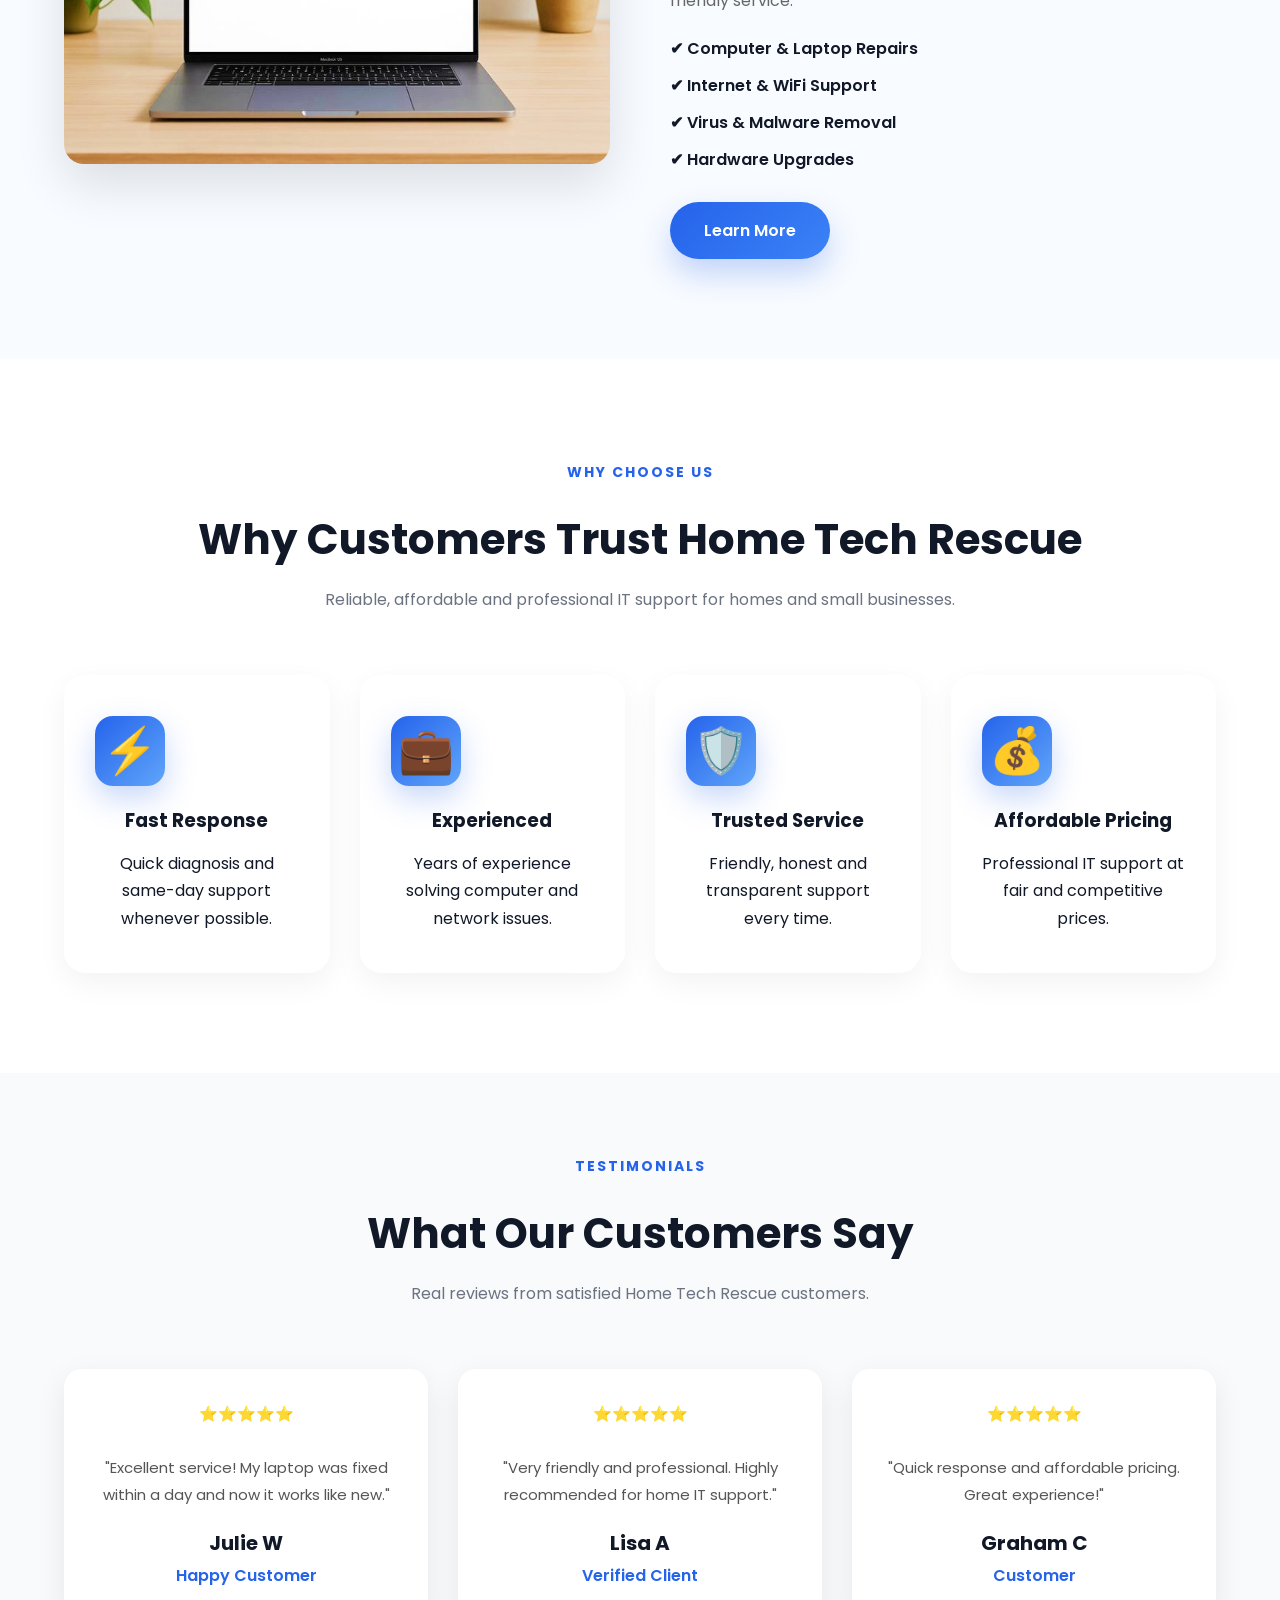
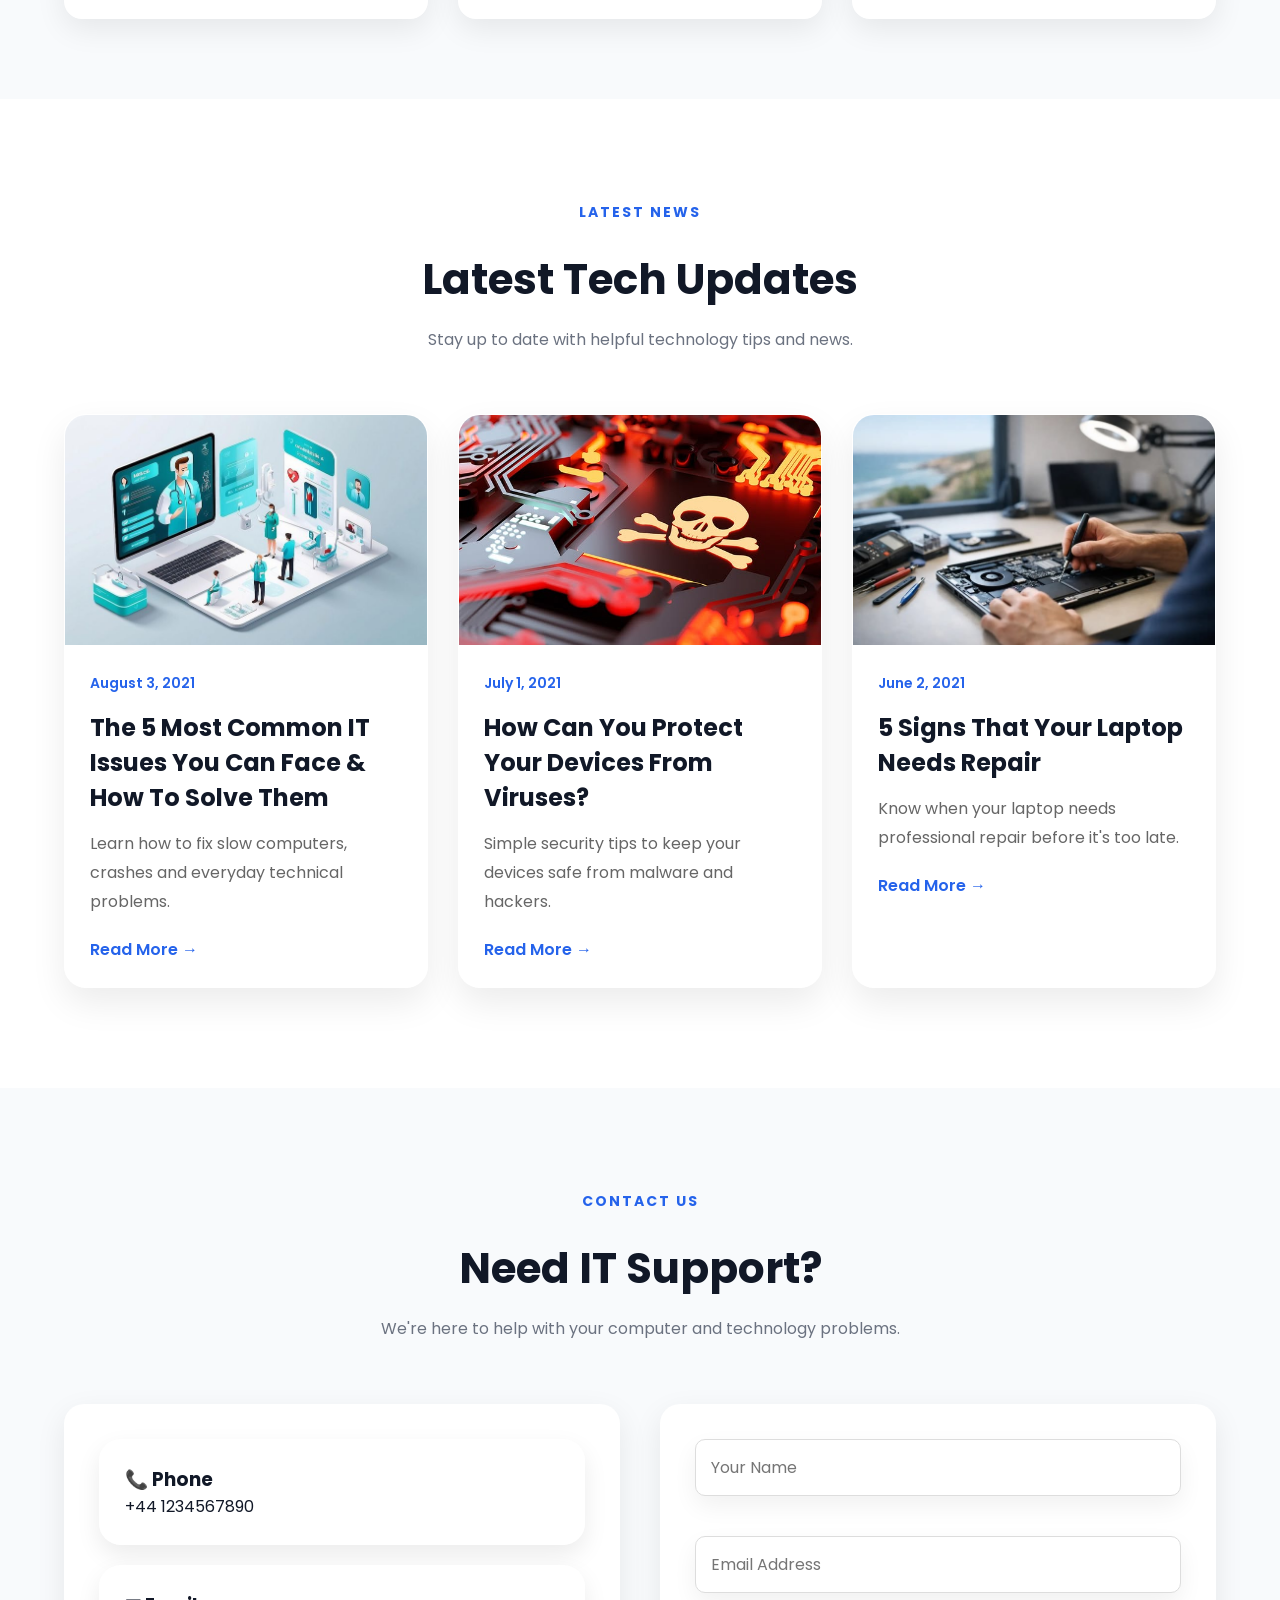
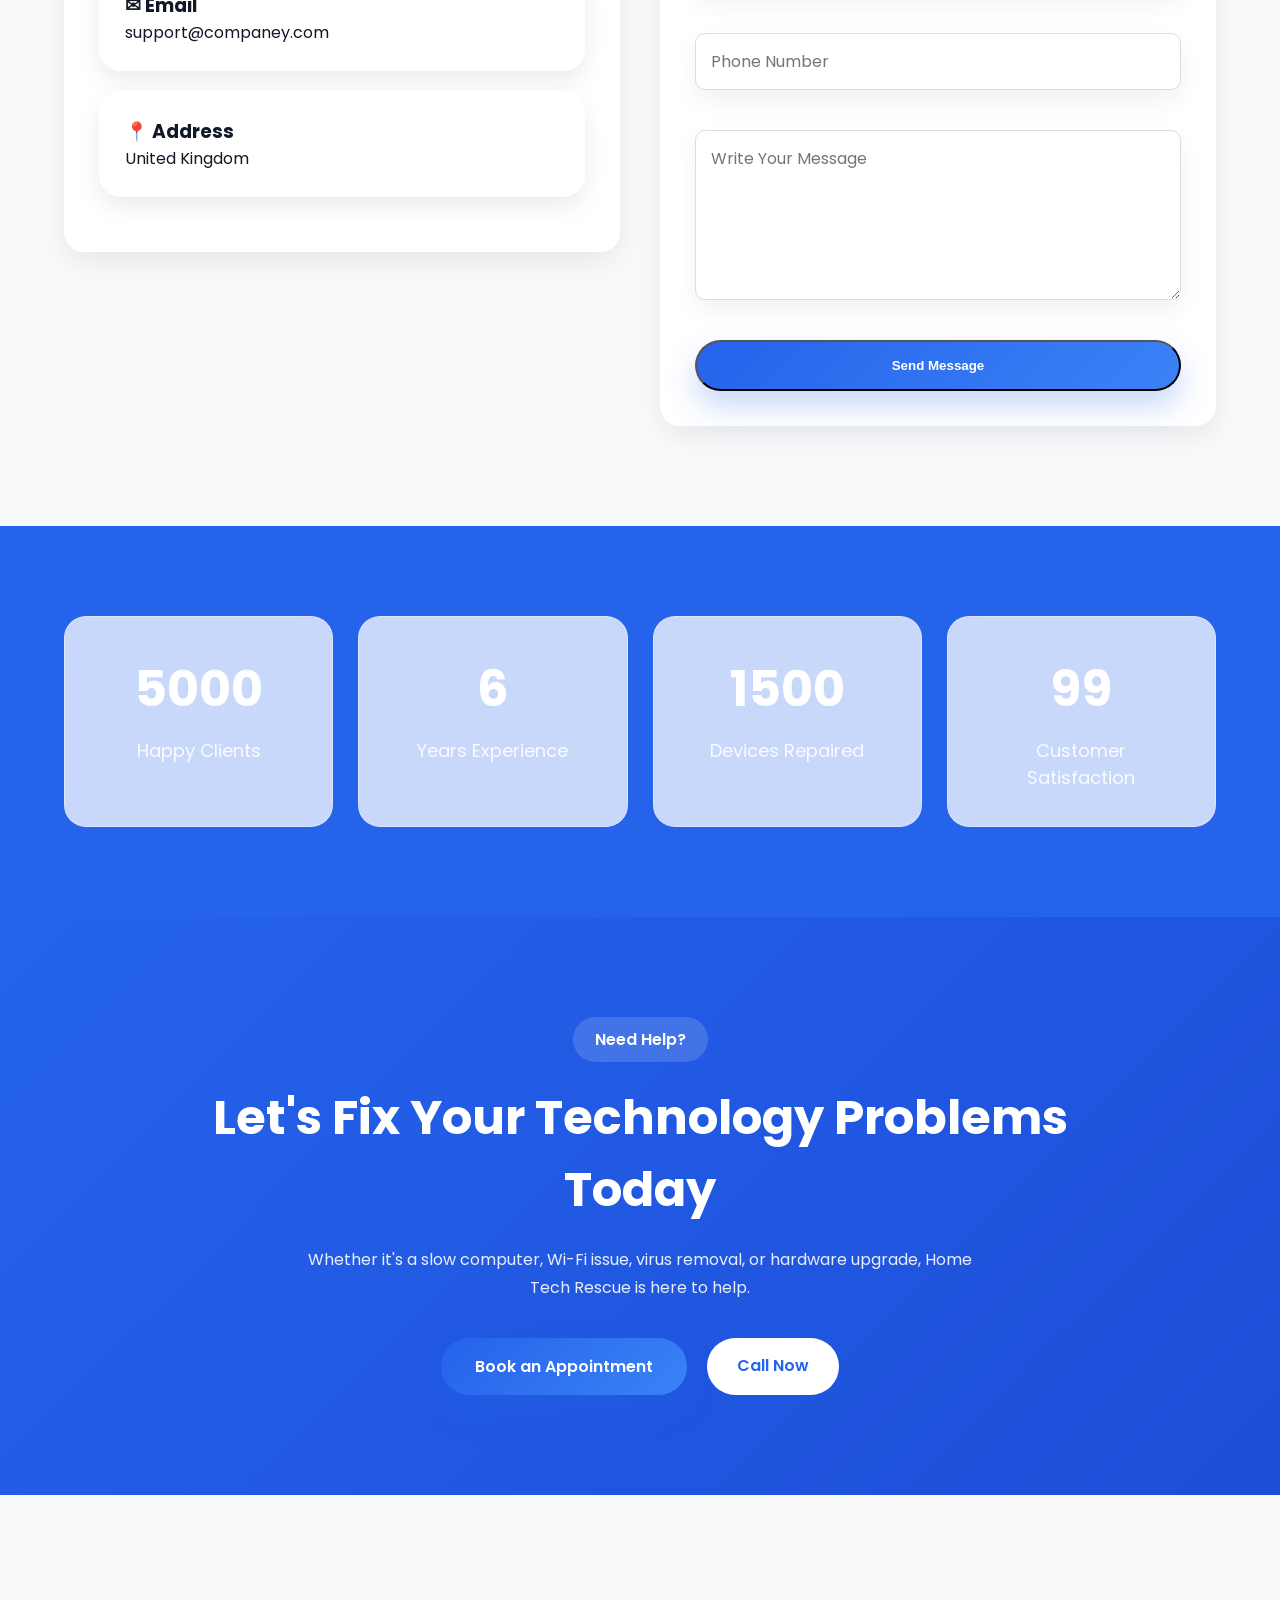
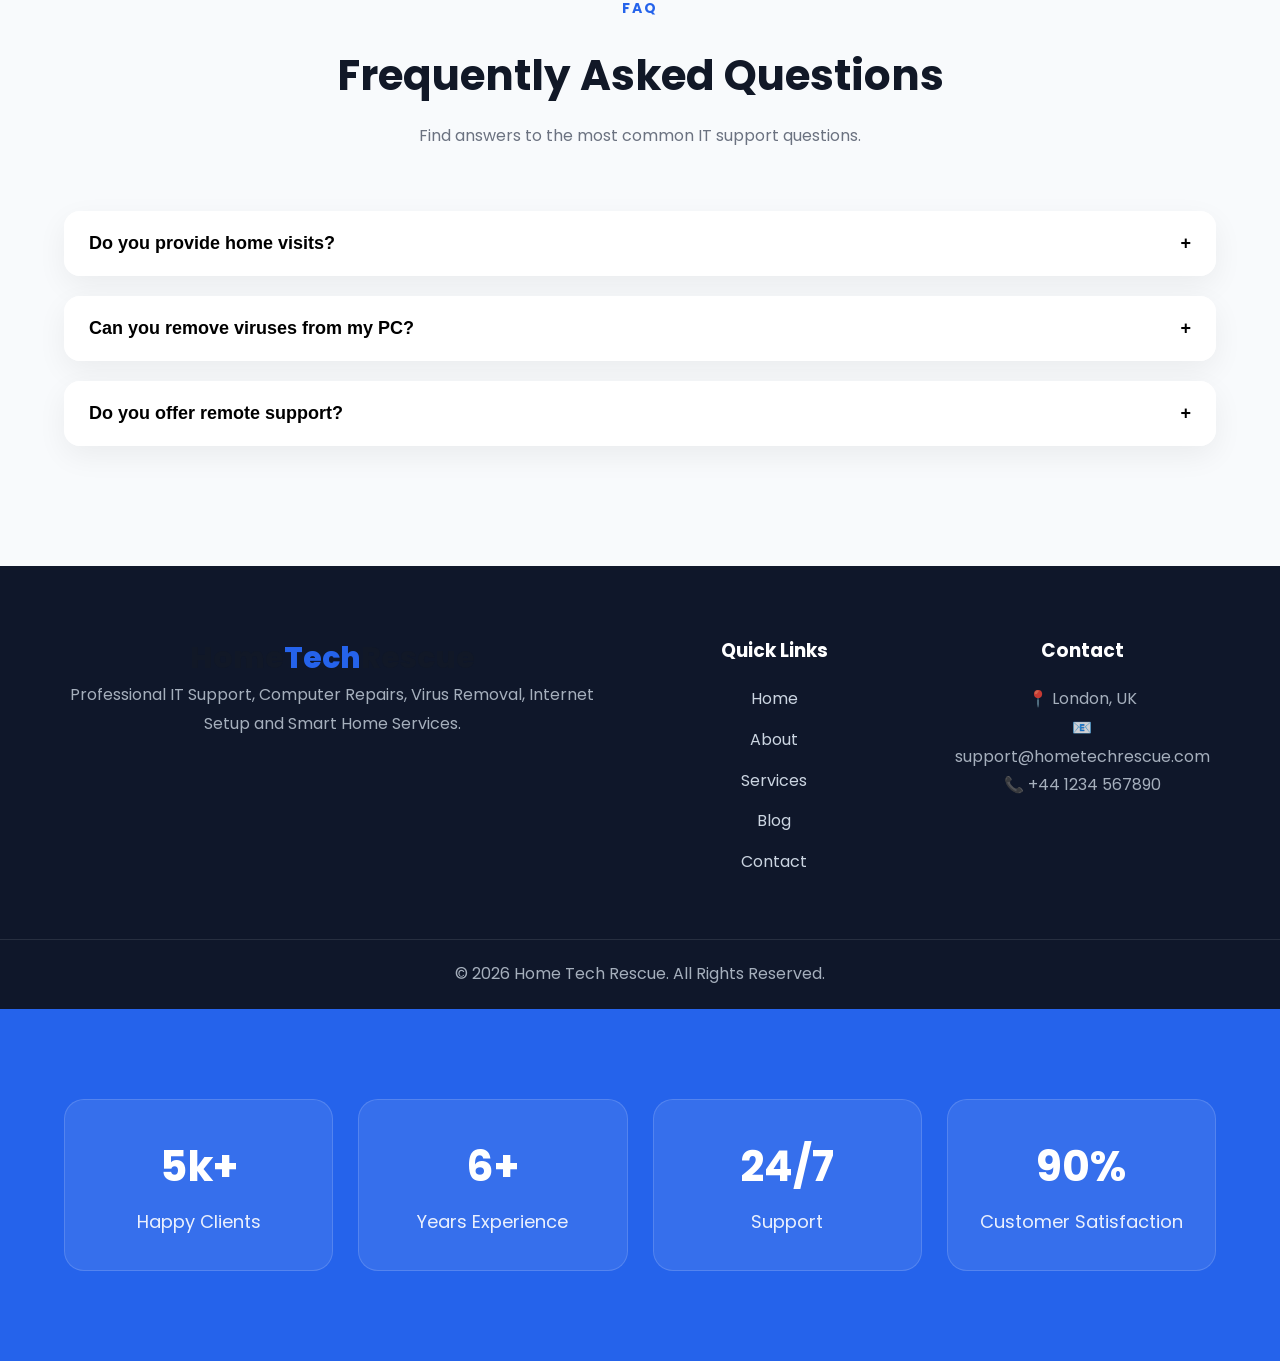
<file: contact.html>
<!DOCTYPE html>
<html lang="en">

<head>

<link rel="stylesheet" href="https://cdnjs.cloudflare.com/ajax/libs/font-awesome/6.7.2/css/all.min.css">

<meta charset="UTF-8">
<meta name="viewport" content="width=device-width, initial-scale=1.0">

<title>Home Tech Rescue | IT Support & Repairs</title>

<meta name="description" content="Professional IT Support & Computer Repairs">

<link rel="stylesheet" href="assets/css/style.css">

<link rel="preconnect" href="https://fonts.googleapis.com">
<link rel="preconnect" href="https://fonts.gstatic.com" crossorigin>

<link href="https://fonts.googleapis.com/css2?family=Poppins:wght@300;400;500;600;700;800&display=swap" rel="stylesheet">

<link rel="stylesheet" href="https://cdnjs.cloudflare.com/ajax/libs/font-awesome/6.7.2/css/all.min.css">

<link href="https://unpkg.com/aos@2.3.4/dist/aos.css" rel="stylesheet">

</head>

<body>

<div id="progress-bar"></div>

<header class="header">

<div class="container">

<div class="container">

<a href="#" class="logo">
Home<span>Tech</span>Rescue
</a>

<div class="menu-toggle">
    <span></span>
    <span></span>
    <span></span>
</div>

<nav class="navbar">

<a href="index.html">Home</a>
<a href="about.html">About</a>
<a href="services.html">Services</a>
<a href="blog.html">Blog</a>
<a href="contact.html">Contact</a>

</nav>

</div>

</header>

<section class="page-hero">

    <div class="container">

        <span class="tag">CONTACT US</span>

        <h1>Get In Touch</h1>

        <p>
            Need help with your computer or IT issues? Contact us today and we'll be happy to assist you.
        </p>

    </div>

</section>

<section class="contact-page">

<div class="container">

<div class="contact-grid">

<div class="contact-info">

<h2>Contact Information</h2>

<p><strong>📞 Phone:</strong> +44 1234 567890</p>

<p><strong>📧 Email:</strong> support@hometechrescue.com</p>

<p><strong>📍 Address:</strong>Delta 606 Welton Road, Swindon, United Kingdom, SN5 7XF</p>

<p><strong>🕒 Hours:</strong> Mon - Sat | 9:00 AM - 6:00 PM</p>

</div>

<div class="contact-form">

<form>

<input type="text" placeholder="Your Name" required>

<input type="email" placeholder="Email Address" required>

<input type="text" placeholder="Subject">

<textarea placeholder="Your Message" rows="6"></textarea>

<button class="primary-btn" type="submit">
Send Message
</button>

</form>

</div>

</div>

</div>

</section>

<!-- ==========================
     SERVICES GRID
========================== -->

<section class="services-page">

<div class="container">

<div class="section-heading">

<span>WHAT WE OFFER</span>

<h2>Complete IT Solutions</h2>

<p>
Professional technology support for your home and business.
</p>

</div>

<div class="service-grid">

<div class="service-card">
<div class="icon"><i class="fa-solid fa-computer"></i></div>
<h3>Computer Support</h3>
<p>Desktop and laptop troubleshooting, repairs and optimization.</p>
</div>

<div class="service-card">
<div class="icon"><i class="fa-solid fa-shield-virus"></i></div>
<h3>Virus Removal</h3>
<p>Remove viruses, malware and spyware safely.</p>
</div>

<div class="service-card">
<div class="icon"><i class="fa-solid fa-wifi"></i></div>
<h3>Internet Setup</h3>
<p>Broadband installation and Wi-Fi optimization.</p>
</div>

<div class="service-card">
<div class="icon"><i class="fa-solid fa-microchip"></i></div>
<h3>Hardware Upgrade</h3>
<p>RAM, SSD and performance upgrades.</p>
</div>

<div class="service-card">
<div class="icon"><i class="fa-solid fa-hard-drive"></i></div>
<h3>Backup Solutions</h3>
<p>Keep your important files safe with secure backups.</p>
</div>

<div class="service-card">
<div class="icon"><i class="fa-solid fa-house-signal"></i></div>
<h3>Smart Home</h3>
<p>Setup and support for smart home devices.</p>
</div>

</div>

</div>

</section>

<!-- ABOUT STORY -->

<section class="about-story">

<div class="container about-grid">

<div class="about-image">

<img src="assets/images/about.png" alt="About">

</div>

<div class="about-content">

<span class="tag">WHO WE ARE</span>

<h2>Your Trusted Local IT Support Partner</h2>

<p>
Home Tech Rescue provides professional computer repair, laptop support, virus removal, internet setup and smart home assistance. We focus on fast, friendly and affordable technology solutions.
</p>

<p>
Our mission is to make technology simple, reliable and stress-free for every customer.
</p>

<a href="contact.html" class="primary-btn">
Contact Us
</a>

</div>

</div>

</section>

<!-- ==========================
     MISSION & VISION
========================== -->

<section class="mission">

    <div class="container">

        <div class="section-heading">

            <span>OUR VALUES</span>

            <h2>Mission & Vision</h2>

            <p>
                Our goal is to make technology simple, reliable and stress-free for everyone.
            </p>

        </div>

        <div class="mission-grid">

            <div class="mission-card">

                <h3>🎯 Our Mission</h3>

                <p>
                    To provide fast, affordable and reliable IT support with honest advice and excellent customer service.
                </p>

            </div>

            <div class="mission-card">

                <h3>🚀 Our Vision</h3>

                <p>
                    To become the most trusted local IT support company by delivering quality solutions and building long-term customer relationships.
                </p>

            </div>

        </div>

    </div>

</section>

<!-- ==========================
     EXPERIENCE
========================== -->

<section class="experience">

    <div class="container">

        <div class="section-heading">

            <span>OUR ACHIEVEMENTS</span>

            <h2>Experience You Can Trust</h2>

            <p>
                Helping customers with reliable IT support, repairs, and technology solutions.
            </p>

        </div>

        <div class="experience-grid">

            <div class="experience-card">
                <h2>6+</h2>
                <p>Years of Experience</p>
            </div>

            <div class="experience-card">
                <h2>500+</h2>
                <p>Happy Clients</p>
            </div>

            <div class="experience-card">
                <h2>1500+</h2>
                <p>Devices Repaired</p>
            </div>

            <div class="experience-card">
                <h2>99%</h2>
                <p>Customer Satisfaction</p>
            </div>

        </div>

    </div>

</section>

<!-- ==========================
     MEET THE EXPERT
========================== -->

<section class="expert">

    <div class="container expert-grid">

        <div class="expert-image">

            <img src="assets/images/expert.jpg" alt="IT Expert">

        </div>

        <div class="expert-content">

            <span class="tag">MEET THE EXPERT</span>

            <h2>Friendly & Professional IT Support</h2>

            <p>
                Home Tech Rescue is committed to providing reliable, honest and affordable IT support. Every customer receives personal attention and practical solutions for their technology needs.
            </p>

            <ul class="expert-list">
                <li>✔ Computer & Laptop Repairs</li>
                <li>✔ Virus & Malware Removal</li>
                <li>✔ Internet & Wi-Fi Setup</li>
                <li>✔ Hardware Upgrades</li>
                <li>✔ Remote & Onsite Support</li>
            </ul>

            <a href="contact.html" class="primary-btn">
                Book an Appointment
            </a>

        </div>

    </div>

</section>

<!-- =======================
     SERVICES SECTION
======================= -->

<section class="services" data-aos="fade-up">

    <div class="container">

        <div class="section-heading">

            <span>OUR SERVICES</span>

            <h2>Professional IT Solutions</h2>

            <p>
                Reliable, affordable and expert IT support for homes and small businesses.
            </p>

        </div>

        <div class="services-grid">

            <div class="service-box">
                <div class="icon">
<i class="fa-solid fa-computer"></i>
</div>
                <h3>Computer Support</h3>
                <p>Desktop & Laptop repair, troubleshooting and maintenance.</p>
            </div>

            <div class="service-box">
                <div class="icon">
<i class="fa-solid fa-shield-virus"></i>
</div>
                <h3>Virus Removal</h3>
                <p>Complete malware, spyware and virus removal services.</p>
            </div>

            <div class="service-box">
                <div class="icon">
<i class="fa-solid fa-wifi"></i>
</div>
                <h3>Internet Services</h3>
                <p>Broadband setup, Wi-Fi optimization and network troubleshooting.</p>
            </div>

            <div class="service-box">
                <div class="icon">
<i class="fa-solid fa-microchip"></i>
</div>
                <h3>Hardware Upgrades</h3>
                <p>RAM, SSD upgrades and complete PC performance improvements.</p>
            </div>

            <div class="service-box">
                <div class="icon">
<i class="fa-solid fa-hard-drive"></i>
</div>
                <h3>Backup Solutions</h3>
                <p>Protect your important files with secure backup solutions.</p>
            </div>

            <div class="service-box">
                <div class="icon">
<i class="fa-solid fa-house-signal"></i>
</div>
                <h3>Smart Home Support</h3>
                <p>Smart TVs, CCTV, printers and smart home device installation.</p>
            </div>

        </div>

    </div>

</section>

<!-- =======================
     END SERVICES
======================= -->

<!-- =======================
     ABOUT SECTION
======================= -->

<section class="about" data-aos="fade-right">

    <div class="container about-grid">

        <div class="about-image">
            <img src="assets/images/about.png" alt="About Home Tech Rescue">
        </div>

        <div class="about-content">

            <span>ABOUT US</span>

            <h2>Your Trusted Home IT Expert</h2>

            <p>
                At Home Tech Rescue, we provide professional IT support for homes and small businesses. Whether it's a slow computer, virus removal, Wi-Fi issues or hardware upgrades, we deliver reliable solutions with friendly service.
            </p>

            <div class="about-list">

                <div>✔ Computer & Laptop Repairs</div>
                <div>✔ Internet & WiFi Support</div>
                <div>✔ Virus & Malware Removal</div>
                <div>✔ Hardware Upgrades</div>

            </div>

            <a href="#" class="primary-btn">Learn More</a>

        </div>

    </div>

</section>

<!-- WHY CHOOSE US -->

<section class="why" data-aos="fade-left">

<div class="container">

<div class="section-heading">
<span>WHY CHOOSE US</span>
<h2>Why Customers Trust Home Tech Rescue</h2>
<p>
Reliable, affordable and professional IT support for homes and small businesses.
</p>
</div>

<div class="why-grid">

<div class="why-box">
<div class="icon">⚡</div>
<h3>Fast Response</h3>
<p>Quick diagnosis and same-day support whenever possible.</p>
</div>

<div class="why-box">
<div class="icon">💼</div>
<h3>Experienced</h3>
<p>Years of experience solving computer and network issues.</p>
</div>

<div class="why-box">
<div class="icon">🛡️</div>
<h3>Trusted Service</h3>
<p>Friendly, honest and transparent support every time.</p>
</div>

<div class="why-box">
<div class="icon">💰</div>
<h3>Affordable Pricing</h3>
<p>Professional IT support at fair and competitive prices.</p>
</div>

</div>

</div>

</section>

<!-- TESTIMONIALS -->

<section class="testimonials" data-aos="zoom-in">

<div class="container">

<div class="section-heading">

<span>TESTIMONIALS</span>

<h2>What Our Customers Say</h2>

<p>Real reviews from satisfied Home Tech Rescue customers.</p>

</div>

<div class="testimonial-grid">

<div class="testimonial-card">
<p>
⭐⭐⭐⭐⭐
<br><br>
"Excellent service! My laptop was fixed within a day and now it works like new."
</p>

<div class="client">
<h4>Julie W</h4>
<span>Happy Customer</span>
</div>
</div>

<div class="testimonial-card">
<p>
⭐⭐⭐⭐⭐
<br><br>
"Very friendly and professional. Highly recommended for home IT support."
</p>

<div class="client">
<h4>Lisa A</h4>
<span>Verified Client</span>
</div>
</div>

<div class="testimonial-card">
<p>
⭐⭐⭐⭐⭐
<br><br>
"Quick response and affordable pricing. Great experience!"
</p>

<div class="client">
<h4>Graham C</h4>
<span>Customer</span>
</div>
</div>

</div>

</div>

</section>

<!-- ==========================
     LATEST BLOG
========================== -->

<section class="blog" data-aos="fade-up">

<div class="container">

<div class="section-heading">

<span>LATEST NEWS</span>

<h2>Latest Tech Updates</h2>

<p>
Stay up to date with helpful technology tips and news.
</p>

</div>

<div class="blog-grid">

<div class="blog-card">

<img src="assets/images/blog1.jpg" alt="Blog">

<div class="blog-content">

<span>August 3, 2021</span>

<h3>The 5 Most Common IT Issues You Can Face & How To Solve Them</h3>

<p>
Learn how to fix slow computers, crashes and everyday technical problems.
</p>

<a href="#">Read More →</a>

</div>

</div>

<div class="blog-card">

<img src="assets/images/blog2.jpg" alt="Blog">

<div class="blog-content">

<span>July 1, 2021</span>

<h3>How Can You Protect Your Devices From Viruses?</h3>

<p>
Simple security tips to keep your devices safe from malware and hackers.
</p>

<a href="#">Read More →</a>

</div>

</div>

<div class="blog-card">

<img src="assets/images/blog3.jpg" alt="Blog">

<div class="blog-content">

<span>June 2, 2021</span>

<h3>5 Signs That Your Laptop Needs Repair</h3>

<p>
Know when your laptop needs professional repair before it's too late.
</p>

<a href="#">Read More →</a>

</div>

</div>

</div>

</div>

</section>

<!-- ==========================
     CONTACT
========================== -->

<section class="contact" data-aos="fade-up">

    <div class="container">

        <div class="section-heading">

            <span>CONTACT US</span>

            <h2>Need IT Support?</h2>

            <p>We're here to help with your computer and technology problems.</p>

        </div>

        <div class="contact-grid">

            <div class="contact-info">

                <div class="contact-box">
                    <h3>📞 Phone</h3>
                    <p>+44 1234567890</p>
                </div>

                <div class="contact-box">
                    <h3>✉ Email</h3>
                    <p>support@companey.com</p>
                </div>

                <div class="contact-box">
                    <h3>📍 Address</h3>
                    <p>United Kingdom</p>
                </div>

            </div>

            <form class="contact-form">

                <input type="text" placeholder="Your Name">

                <input type="email" placeholder="Email Address">

                <input type="text" placeholder="Phone Number">

                <textarea placeholder="Write Your Message"></textarea>

                <button type="submit" class="primary-btn">
                    Send Message
                </button>

            </form>

        </div>

    </div>

</section>

<!--==============================
      STATS COUNTER
================================-->

<section class="stats">

    <div class="container">

        <div class="stats-grid">

            <div class="stat-card">
                <h2 class="counter" data-target="5000">0</h2>
                <p>Happy Clients</p>
            </div>

            <div class="stat-card">
                <h2 class="counter" data-target="6">0</h2>
                <p>Years Experience</p>
            </div>

            <div class="stat-card">
                <h2 class="counter" data-target="1500">0</h2>
                <p>Devices Repaired</p>
            </div>

            <div class="stat-card">
                <h2 class="counter" data-target="99">0</h2>
                <p>Customer Satisfaction</p>
            </div>

        </div>

    </div>

</section>

<!-- ==========================
     CALL TO ACTION
========================== -->

<section class="cta">

    <div class="container">

        <div class="cta-box">

            <span>Need Help?</span>

            <h2>Let's Fix Your Technology Problems Today</h2>

            <p>
                Whether it's a slow computer, Wi-Fi issue, virus removal, or hardware upgrade,
                Home Tech Rescue is here to help.
            </p>

            <div class="cta-buttons">

                <a href="#" class="primary-btn">Book an Appointment</a>

                <a href="#" class="secondary-btn">Call Now</a>

            </div>

        </div>

    </div>

</section>

<!-- ==========================
     FAQ SECTION
========================== -->

<section class="faq">

    <div class="container">

        <div class="section-heading">
            <span>FAQ</span>
            <h2>Frequently Asked Questions</h2>
            <p>Find answers to the most common IT support questions.</p>
        </div>

        <div class="faq-item">
            <button class="faq-question">
                Do you provide home visits?
                <span>+</span>
            </button>
            <div class="faq-answer">
                <p>Yes. We provide onsite support for homes and small businesses.</p>
            </div>
        </div>

        <div class="faq-item">
            <button class="faq-question">
                Can you remove viruses from my PC?
                <span>+</span>
            </button>
            <div class="faq-answer">
                <p>Yes. We remove viruses, malware and spyware while helping secure your computer.</p>
            </div>
        </div>

        <div class="faq-item">
            <button class="faq-question">
                Do you offer remote support?
                <span>+</span>
            </button>
            <div class="faq-answer">
                <p>Yes. Many software and configuration issues can be solved remotely.</p>
            </div>
        </div>

    </div>

</section>

<!-- ==========================
        FOOTER
========================== -->

<footer class="footer">

<div class="container footer-grid">

<div>

<h2 class="logo">Home<span>Tech</span>Rescue</h2>

<p>
Professional IT Support, Computer Repairs, Virus Removal, Internet Setup and Smart Home Services.
</p>

</div>

<div>

<h3>Quick Links</h3>

<ul>

<li><a href="index.html">Home</a></li>

<li><a href="about.html">About</a></li>

<li><a href="services.html">Services</a></li>

<li><a href="blog.html">Blog</a></li>

<li><a href="contact.html">Contact</a></li>

</ul>

</div>

<div>

<h3>Contact</h3>

<p>📍 London, UK</p>

<p>📧 support@hometechrescue.com</p>

<p>📞 +44 1234 567890</p>

</div>

</div>

<div class="copyright">

<p>© 2026 Home Tech Rescue. All Rights Reserved.</p>

</div>

</footer>

<!-- ==========================
     STATS SECTION
========================== -->

<section class="stats">

    <div class="container">

        <div class="stats-grid">

            <div class="stat-box">
                <h2>5k+</h2>
                <p>Happy Clients</p>
            </div>

            <div class="stat-box">
                <h2>6+</h2>
                <p>Years Experience</p>
            </div>

            <div class="stat-box">
                <h2>24/7</h2>
                <p>Support</p>
            </div>

            <div class="stat-box">
                <h2>90%</h2>
                <p>Customer Satisfaction</p>
            </div>

        </div>

    </div>

</section>

<script src="assets/js/main.js"></script>

<script src="https://unpkg.com/aos@2.3.4/dist/aos.js"></script>

<script>
AOS.init({
duration:1000,
once:true
});
</script>

<button id="topBtn">
    ↑
</button>

</body>

</html>
</file>
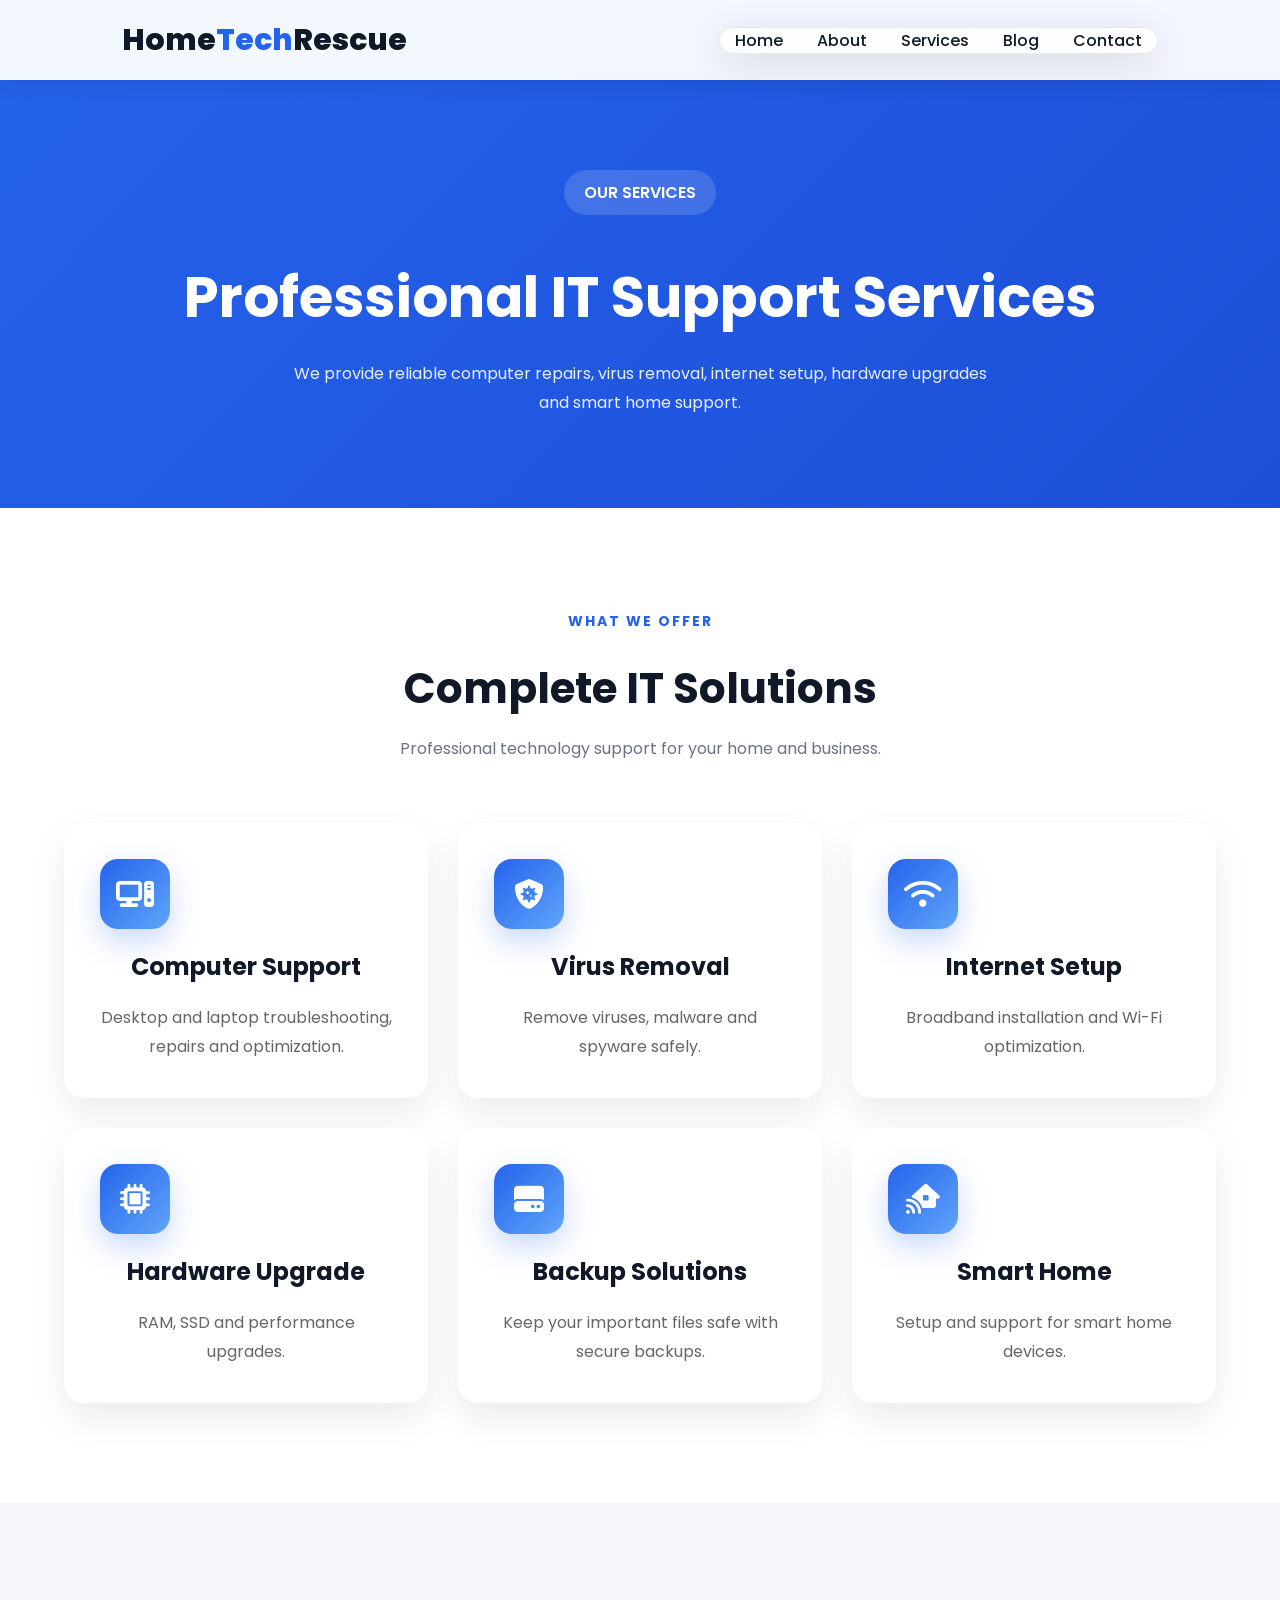
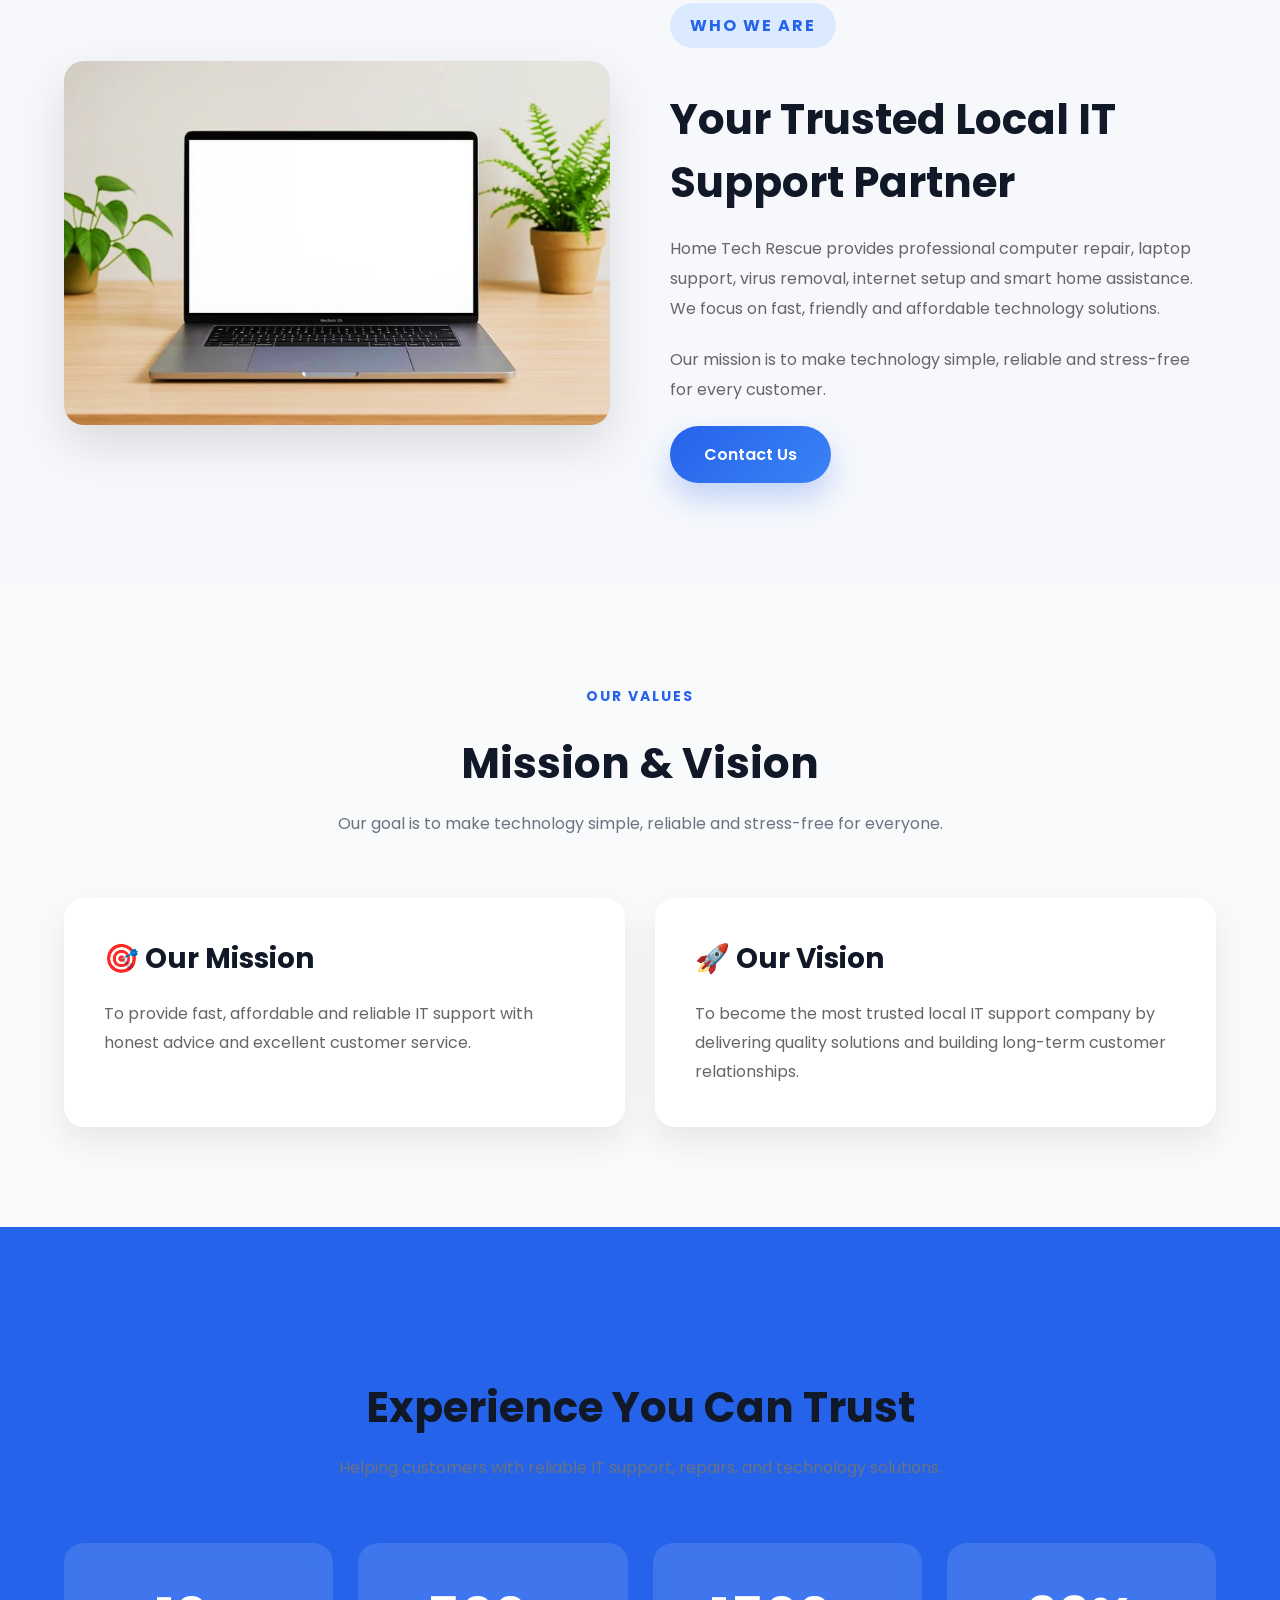
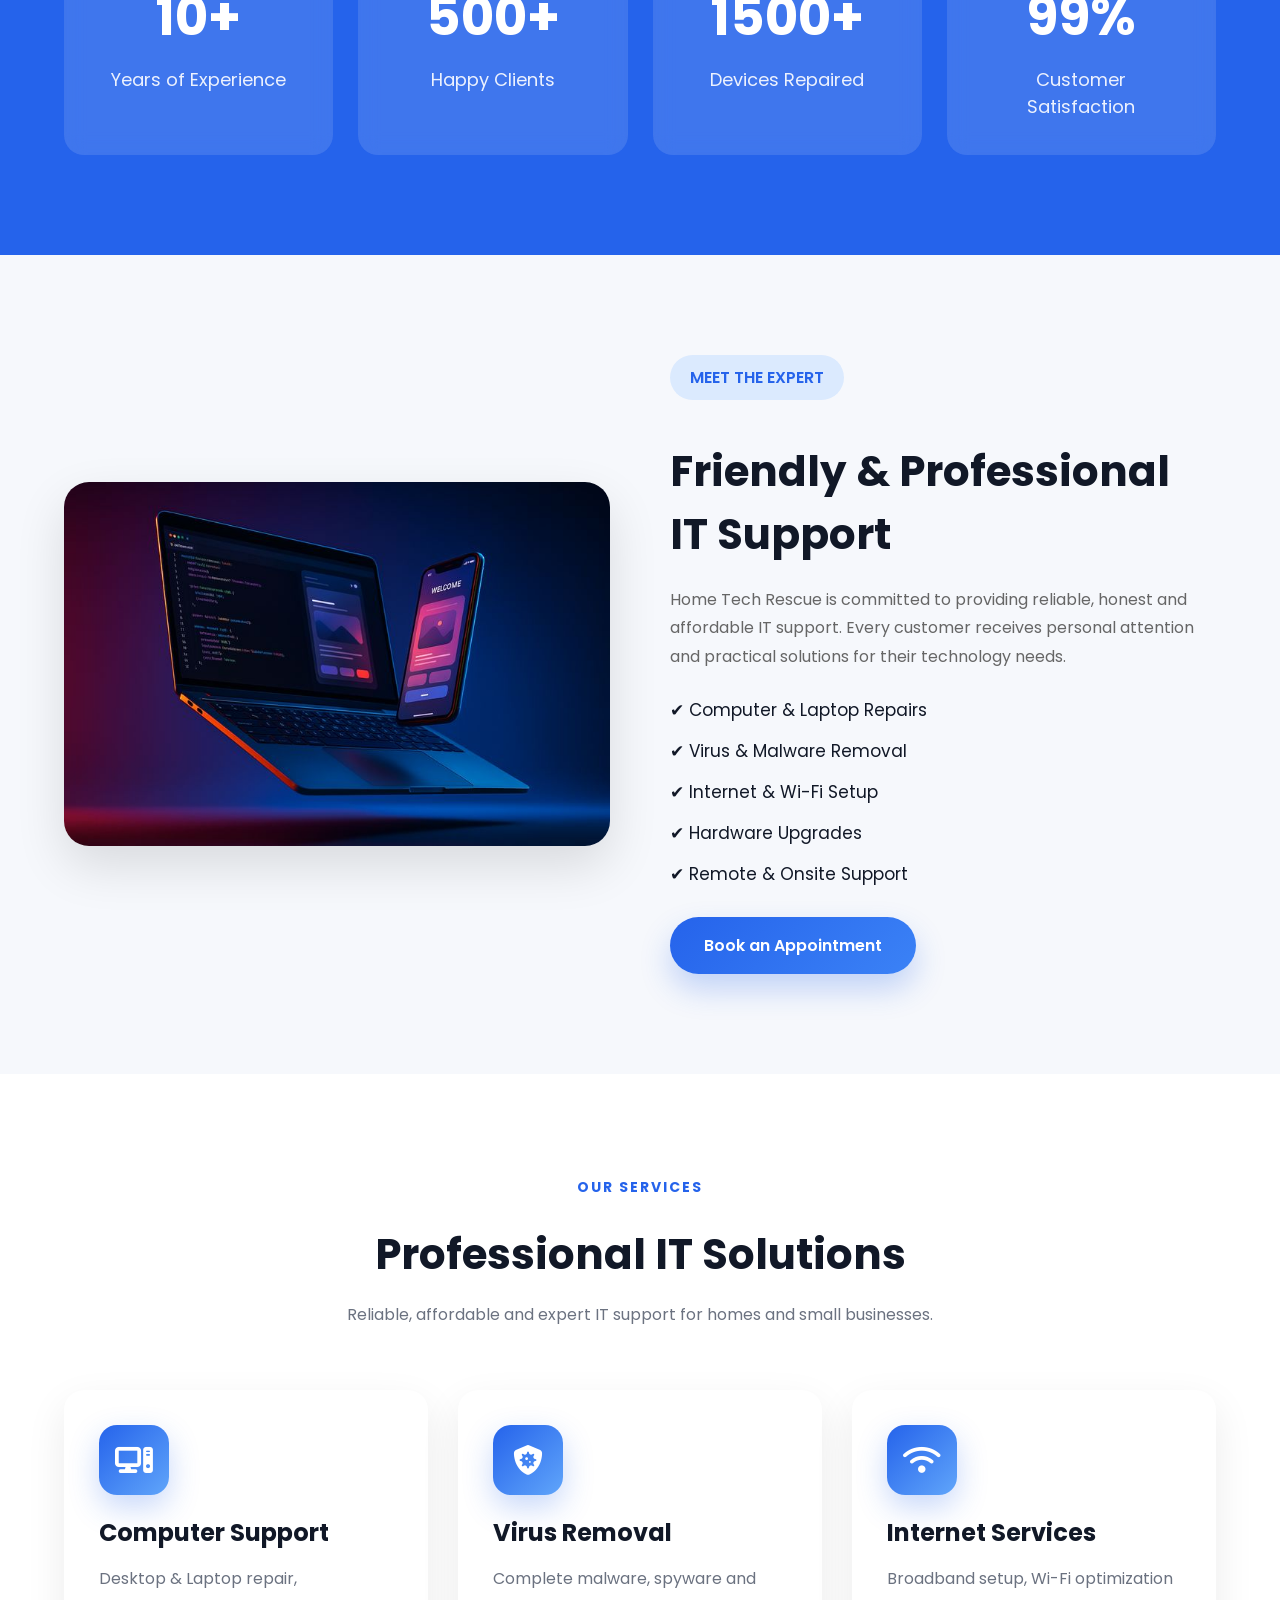
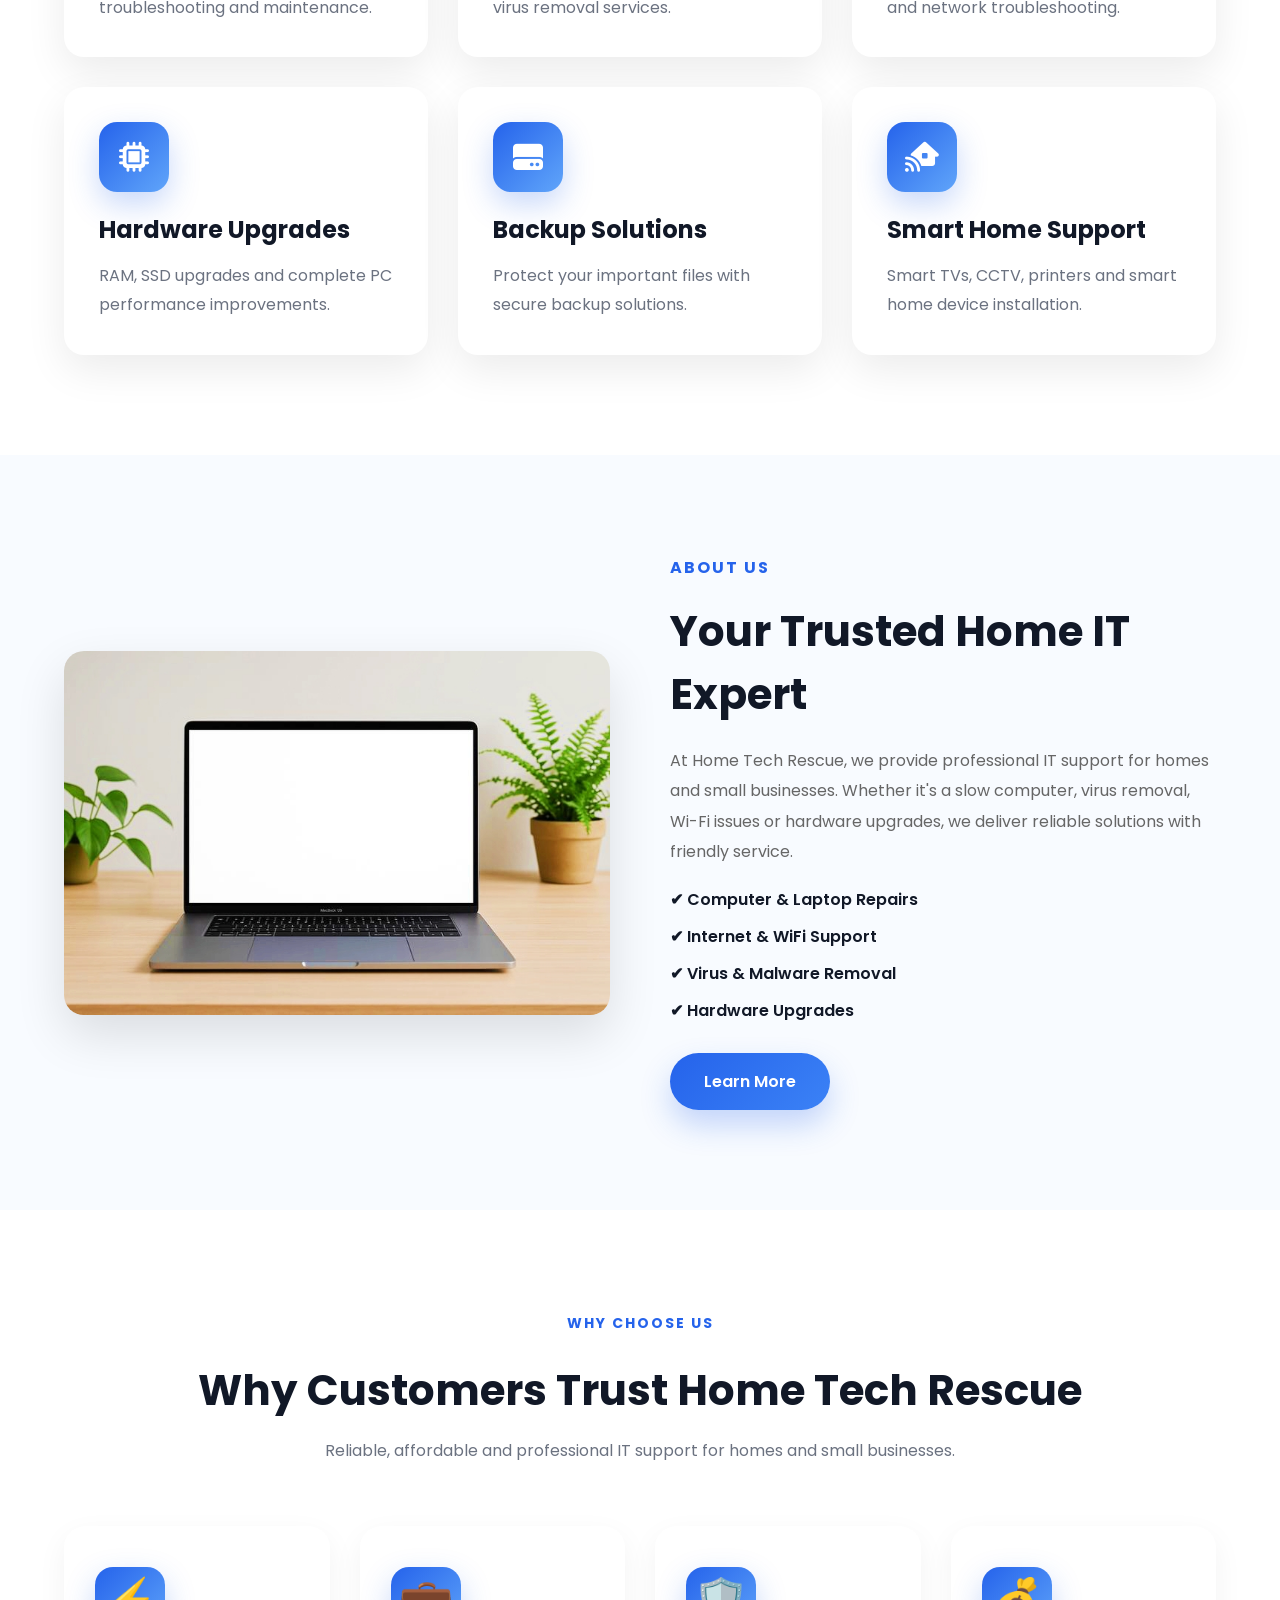
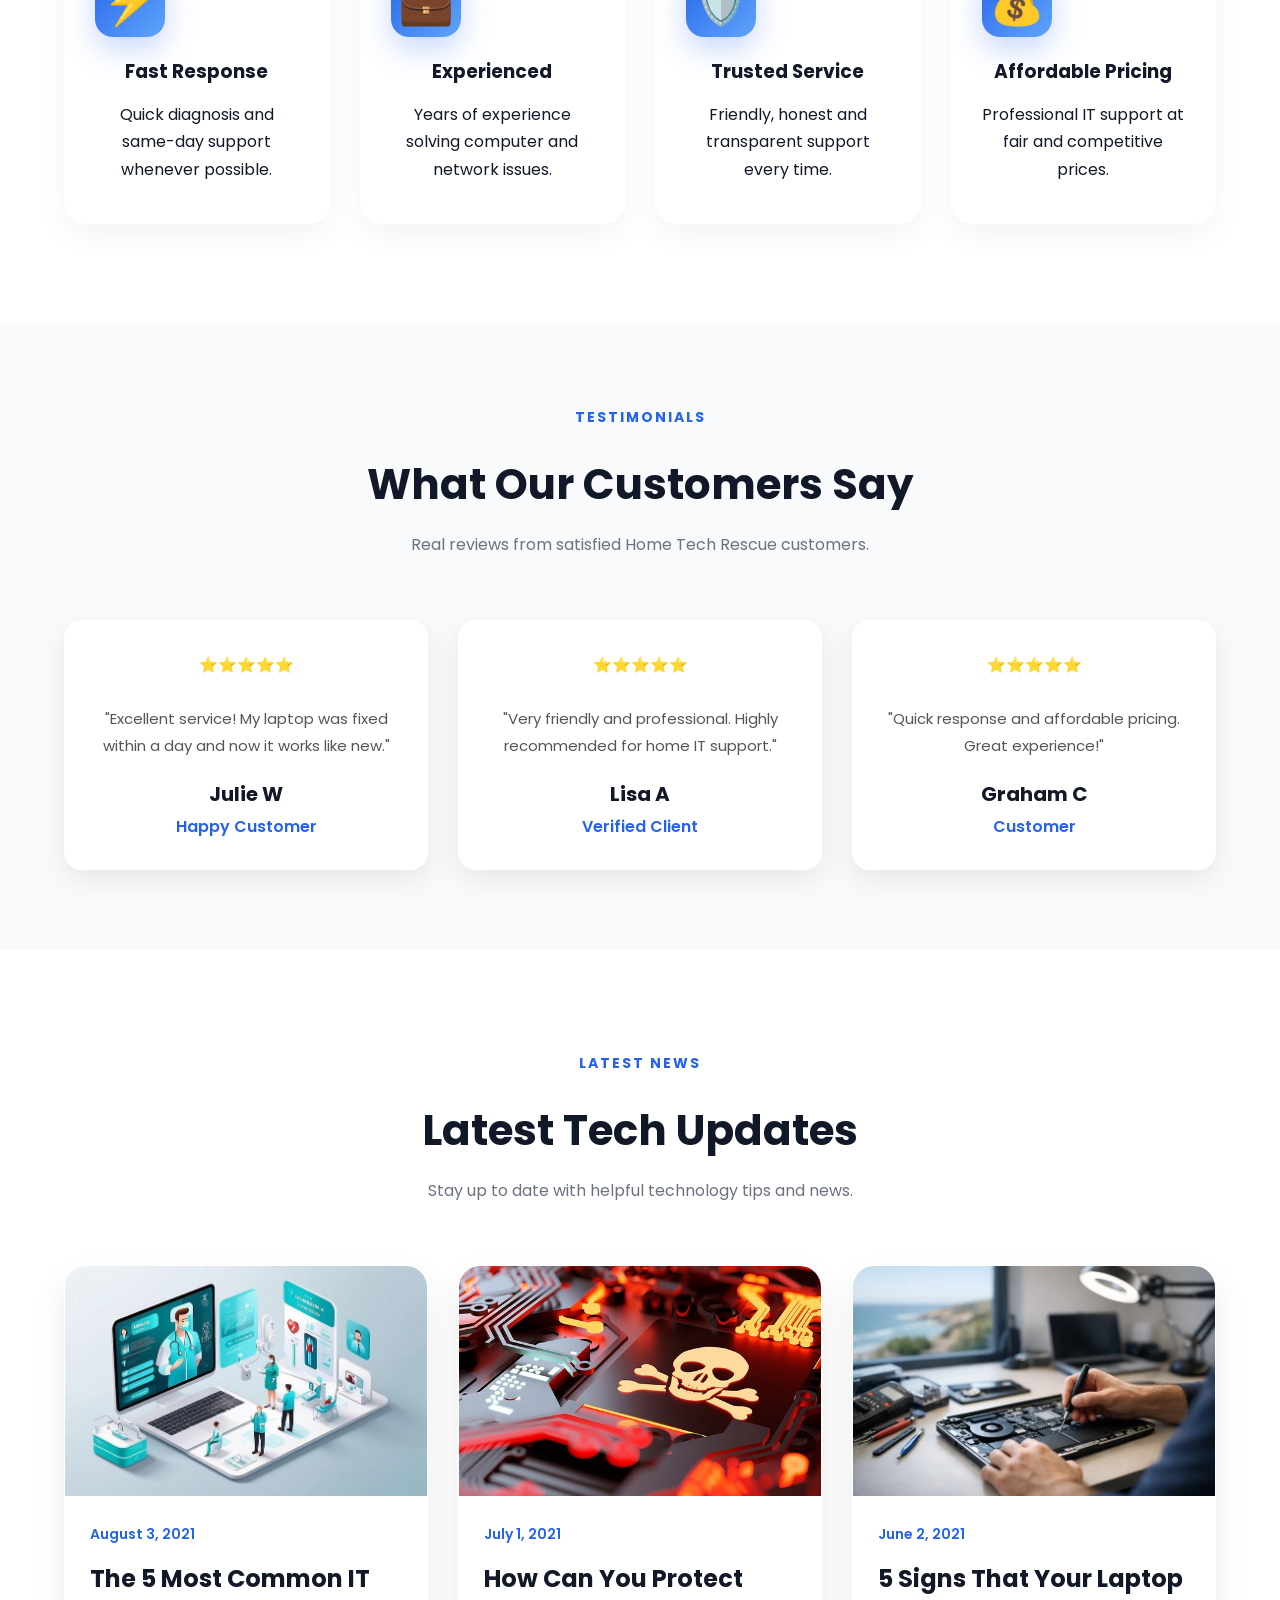
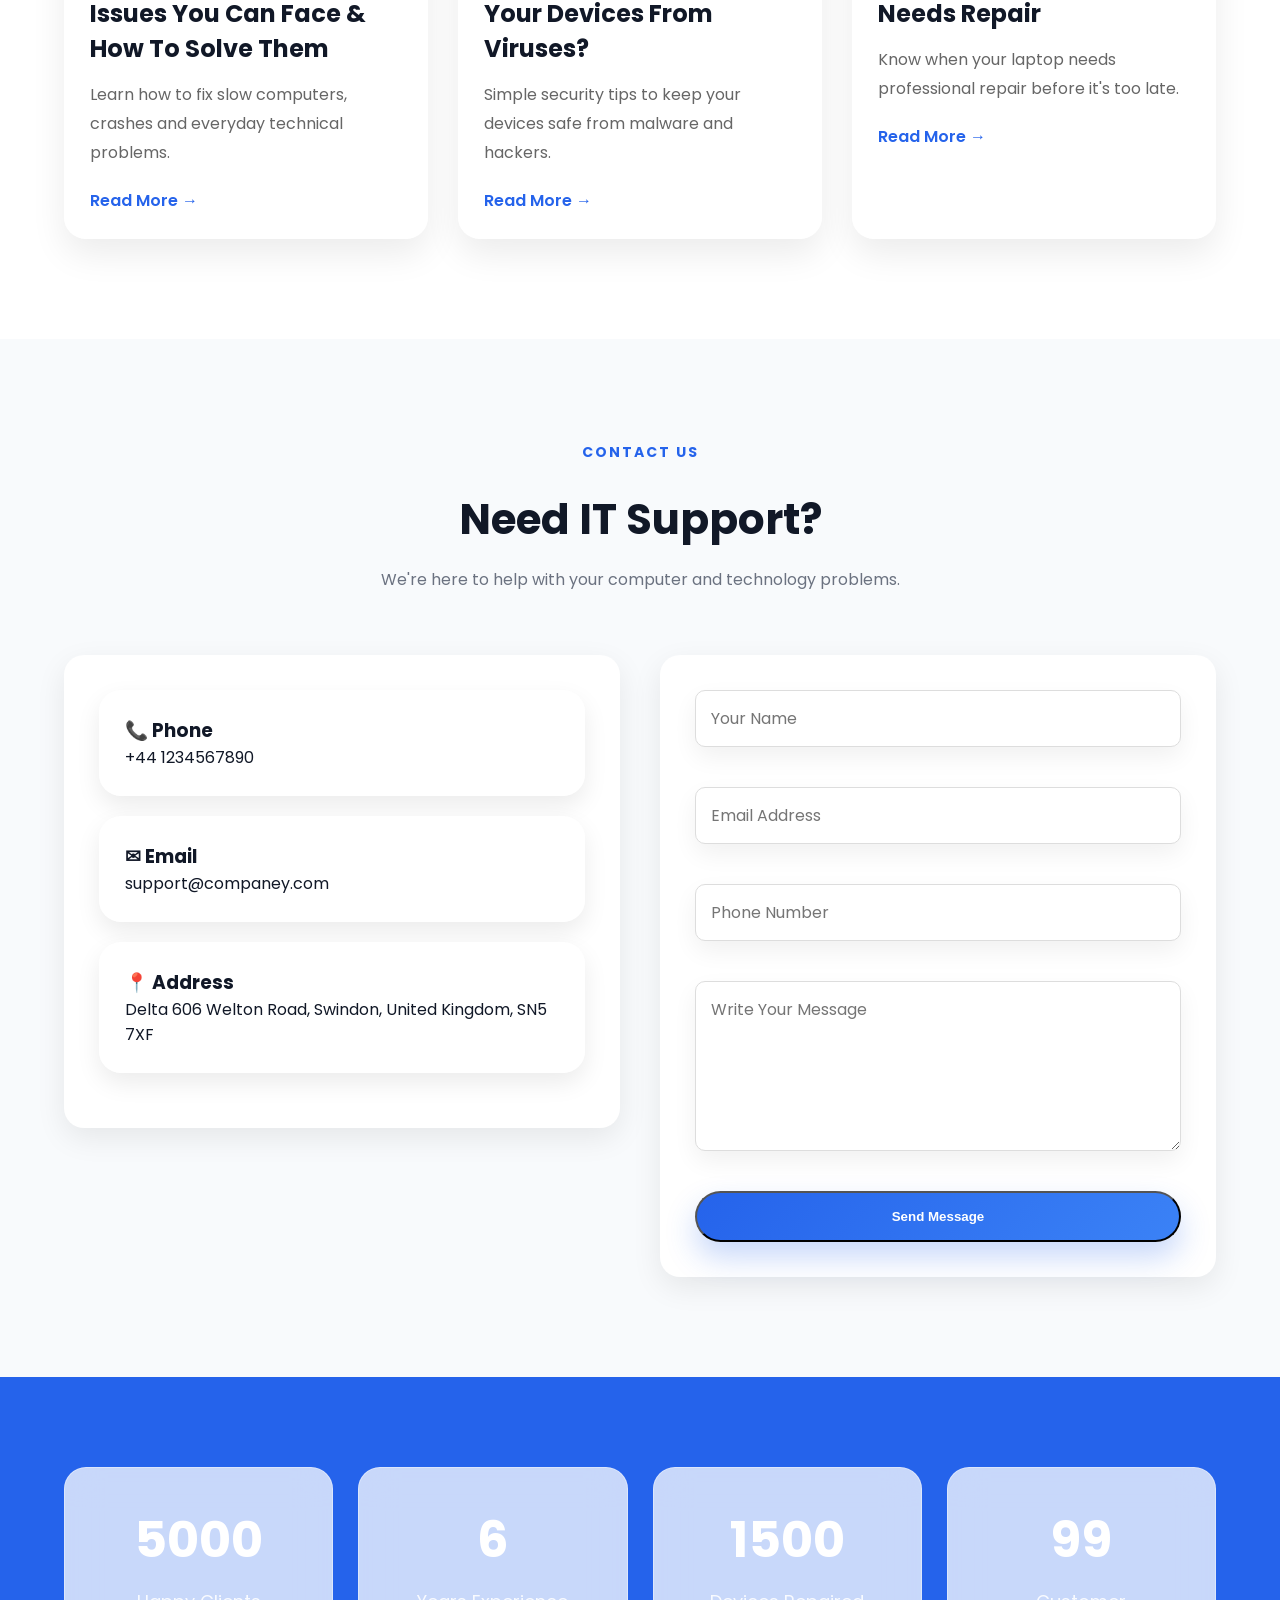
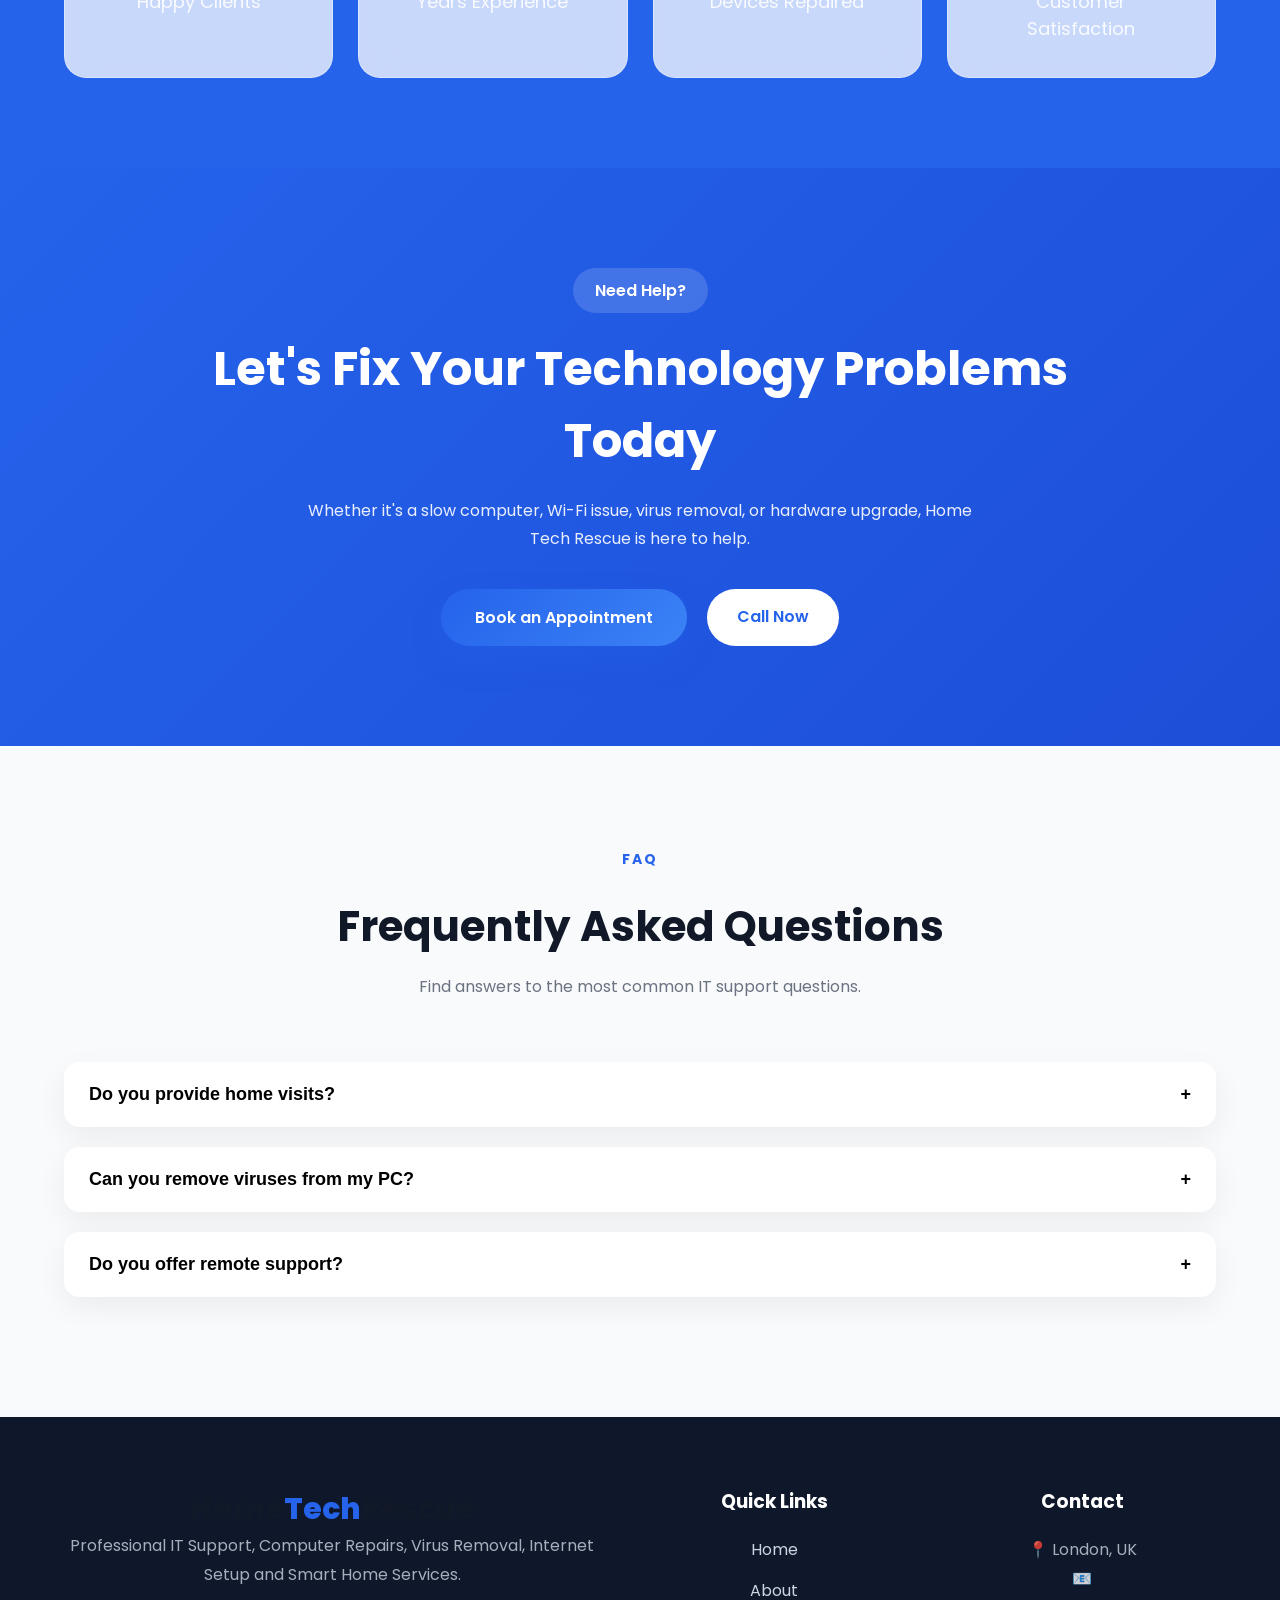
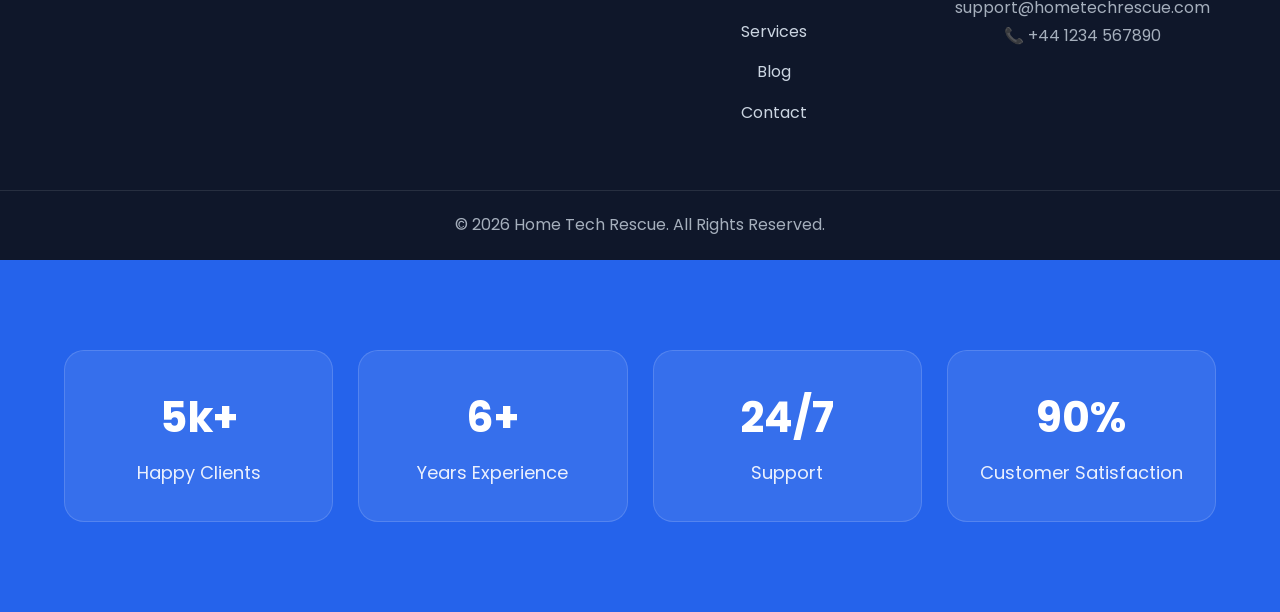
<file: services.html>
<!DOCTYPE html>
<html lang="en">

<head>

<link rel="stylesheet" href="https://cdnjs.cloudflare.com/ajax/libs/font-awesome/6.7.2/css/all.min.css">

<meta charset="UTF-8">
<meta name="viewport" content="width=device-width, initial-scale=1.0">

<title>Home Tech Rescue | IT Support & Repairs</title>

<meta name="description" content="Professional IT Support & Computer Repairs">

<link rel="stylesheet" href="assets/css/style.css">

<link rel="preconnect" href="https://fonts.googleapis.com">
<link rel="preconnect" href="https://fonts.gstatic.com" crossorigin>

<link href="https://fonts.googleapis.com/css2?family=Poppins:wght@300;400;500;600;700;800&display=swap" rel="stylesheet">

<link rel="stylesheet" href="https://cdnjs.cloudflare.com/ajax/libs/font-awesome/6.7.2/css/all.min.css">

<link href="https://unpkg.com/aos@2.3.4/dist/aos.css" rel="stylesheet">

</head>

<body>

<div id="progress-bar"></div>

<header class="header">

<div class="container">

<div class="container">

<a href="#" class="logo">
Home<span>Tech</span>Rescue
</a>

<div class="menu-toggle">
    <span></span>
    <span></span>
    <span></span>
</div>

<nav class="navbar">

<a href="index.html">Home</a>
<a href="about.html">About</a>
<a href="services.html">Services</a>
<a href="blog.html">Blog</a>
<a href="contact.html">Contact</a>

</nav>

</div>

</header>

<section class="page-hero">

    <div class="container">

        <span class="tag">OUR SERVICES</span>

        <h1>Professional IT Support Services</h1>

        <p>
            We provide reliable computer repairs, virus removal, internet setup, hardware upgrades and smart home support.
        </p>

    </div>

</section>

<!-- ==========================
     SERVICES GRID
========================== -->

<section class="services-page">

<div class="container">

<div class="section-heading">

<span>WHAT WE OFFER</span>

<h2>Complete IT Solutions</h2>

<p>
Professional technology support for your home and business.
</p>

</div>

<div class="service-grid">

<div class="service-card">
<div class="icon"><i class="fa-solid fa-computer"></i></div>
<h3>Computer Support</h3>
<p>Desktop and laptop troubleshooting, repairs and optimization.</p>
</div>

<div class="service-card">
<div class="icon"><i class="fa-solid fa-shield-virus"></i></div>
<h3>Virus Removal</h3>
<p>Remove viruses, malware and spyware safely.</p>
</div>

<div class="service-card">
<div class="icon"><i class="fa-solid fa-wifi"></i></div>
<h3>Internet Setup</h3>
<p>Broadband installation and Wi-Fi optimization.</p>
</div>

<div class="service-card">
<div class="icon"><i class="fa-solid fa-microchip"></i></div>
<h3>Hardware Upgrade</h3>
<p>RAM, SSD and performance upgrades.</p>
</div>

<div class="service-card">
<div class="icon"><i class="fa-solid fa-hard-drive"></i></div>
<h3>Backup Solutions</h3>
<p>Keep your important files safe with secure backups.</p>
</div>

<div class="service-card">
<div class="icon"><i class="fa-solid fa-house-signal"></i></div>
<h3>Smart Home</h3>
<p>Setup and support for smart home devices.</p>
</div>

</div>

</div>

</section>

<!-- ABOUT STORY -->

<section class="about-story">

<div class="container about-grid">

<div class="about-image">

<img src="assets/images/about.png" alt="About">

</div>

<div class="about-content">

<span class="tag">WHO WE ARE</span>

<h2>Your Trusted Local IT Support Partner</h2>

<p>
Home Tech Rescue provides professional computer repair, laptop support, virus removal, internet setup and smart home assistance. We focus on fast, friendly and affordable technology solutions.
</p>

<p>
Our mission is to make technology simple, reliable and stress-free for every customer.
</p>

<a href="contact.html" class="primary-btn">
Contact Us
</a>

</div>

</div>

</section>

<!-- ==========================
     MISSION & VISION
========================== -->

<section class="mission">

    <div class="container">

        <div class="section-heading">

            <span>OUR VALUES</span>

            <h2>Mission & Vision</h2>

            <p>
                Our goal is to make technology simple, reliable and stress-free for everyone.
            </p>

        </div>

        <div class="mission-grid">

            <div class="mission-card">

                <h3>🎯 Our Mission</h3>

                <p>
                    To provide fast, affordable and reliable IT support with honest advice and excellent customer service.
                </p>

            </div>

            <div class="mission-card">

                <h3>🚀 Our Vision</h3>

                <p>
                    To become the most trusted local IT support company by delivering quality solutions and building long-term customer relationships.
                </p>

            </div>

        </div>

    </div>

</section>

<!-- ==========================
     EXPERIENCE
========================== -->

<section class="experience">

    <div class="container">

        <div class="section-heading">

            <span>OUR ACHIEVEMENTS</span>

            <h2>Experience You Can Trust</h2>

            <p>
                Helping customers with reliable IT support, repairs, and technology solutions.
            </p>

        </div>

        <div class="experience-grid">

            <div class="experience-card">
                <h2>10+</h2>
                <p>Years of Experience</p>
            </div>

            <div class="experience-card">
                <h2>500+</h2>
                <p>Happy Clients</p>
            </div>

            <div class="experience-card">
                <h2>1500+</h2>
                <p>Devices Repaired</p>
            </div>

            <div class="experience-card">
                <h2>99%</h2>
                <p>Customer Satisfaction</p>
            </div>

        </div>

    </div>

</section>

<!-- ==========================
     MEET THE EXPERT
========================== -->

<section class="expert">

    <div class="container expert-grid">

        <div class="expert-image">

            <img src="assets/images/expert.jpg" alt="IT Expert">

        </div>

        <div class="expert-content">

            <span class="tag">MEET THE EXPERT</span>

            <h2>Friendly & Professional IT Support</h2>

            <p>
                Home Tech Rescue is committed to providing reliable, honest and affordable IT support. Every customer receives personal attention and practical solutions for their technology needs.
            </p>

            <ul class="expert-list">
                <li>✔ Computer & Laptop Repairs</li>
                <li>✔ Virus & Malware Removal</li>
                <li>✔ Internet & Wi-Fi Setup</li>
                <li>✔ Hardware Upgrades</li>
                <li>✔ Remote & Onsite Support</li>
            </ul>

            <a href="contact.html" class="primary-btn">
                Book an Appointment
            </a>

        </div>

    </div>

</section>

<!-- =======================
     SERVICES SECTION
======================= -->

<section class="services" data-aos="fade-up">

    <div class="container">

        <div class="section-heading">

            <span>OUR SERVICES</span>

            <h2>Professional IT Solutions</h2>

            <p>
                Reliable, affordable and expert IT support for homes and small businesses.
            </p>

        </div>

        <div class="services-grid">

            <div class="service-box">
                <div class="icon">
<i class="fa-solid fa-computer"></i>
</div>
                <h3>Computer Support</h3>
                <p>Desktop & Laptop repair, troubleshooting and maintenance.</p>
            </div>

            <div class="service-box">
                <div class="icon">
<i class="fa-solid fa-shield-virus"></i>
</div>
                <h3>Virus Removal</h3>
                <p>Complete malware, spyware and virus removal services.</p>
            </div>

            <div class="service-box">
                <div class="icon">
<i class="fa-solid fa-wifi"></i>
</div>
                <h3>Internet Services</h3>
                <p>Broadband setup, Wi-Fi optimization and network troubleshooting.</p>
            </div>

            <div class="service-box">
                <div class="icon">
<i class="fa-solid fa-microchip"></i>
</div>
                <h3>Hardware Upgrades</h3>
                <p>RAM, SSD upgrades and complete PC performance improvements.</p>
            </div>

            <div class="service-box">
                <div class="icon">
<i class="fa-solid fa-hard-drive"></i>
</div>
                <h3>Backup Solutions</h3>
                <p>Protect your important files with secure backup solutions.</p>
            </div>

            <div class="service-box">
                <div class="icon">
<i class="fa-solid fa-house-signal"></i>
</div>
                <h3>Smart Home Support</h3>
                <p>Smart TVs, CCTV, printers and smart home device installation.</p>
            </div>

        </div>

    </div>

</section>

<!-- =======================
     END SERVICES
======================= -->

<!-- =======================
     ABOUT SECTION
======================= -->

<section class="about" data-aos="fade-right">

    <div class="container about-grid">

        <div class="about-image">
            <img src="assets/images/about.png" alt="About Home Tech Rescue">
        </div>

        <div class="about-content">

            <span>ABOUT US</span>

            <h2>Your Trusted Home IT Expert</h2>

            <p>
                At Home Tech Rescue, we provide professional IT support for homes and small businesses. Whether it's a slow computer, virus removal, Wi-Fi issues or hardware upgrades, we deliver reliable solutions with friendly service.
            </p>

            <div class="about-list">

                <div>✔ Computer & Laptop Repairs</div>
                <div>✔ Internet & WiFi Support</div>
                <div>✔ Virus & Malware Removal</div>
                <div>✔ Hardware Upgrades</div>

            </div>

            <a href="#" class="primary-btn">Learn More</a>

        </div>

    </div>

</section>

<!-- WHY CHOOSE US -->

<section class="why" data-aos="fade-left">

<div class="container">

<div class="section-heading">
<span>WHY CHOOSE US</span>
<h2>Why Customers Trust Home Tech Rescue</h2>
<p>
Reliable, affordable and professional IT support for homes and small businesses.
</p>
</div>

<div class="why-grid">

<div class="why-box">
<div class="icon">⚡</div>
<h3>Fast Response</h3>
<p>Quick diagnosis and same-day support whenever possible.</p>
</div>

<div class="why-box">
<div class="icon">💼</div>
<h3>Experienced</h3>
<p>Years of experience solving computer and network issues.</p>
</div>

<div class="why-box">
<div class="icon">🛡️</div>
<h3>Trusted Service</h3>
<p>Friendly, honest and transparent support every time.</p>
</div>

<div class="why-box">
<div class="icon">💰</div>
<h3>Affordable Pricing</h3>
<p>Professional IT support at fair and competitive prices.</p>
</div>

</div>

</div>

</section>

<!-- TESTIMONIALS -->

<section class="testimonials" data-aos="zoom-in">

<div class="container">

<div class="section-heading">

<span>TESTIMONIALS</span>

<h2>What Our Customers Say</h2>

<p>Real reviews from satisfied Home Tech Rescue customers.</p>

</div>

<div class="testimonial-grid">

<div class="testimonial-card">
<p>
⭐⭐⭐⭐⭐
<br><br>
"Excellent service! My laptop was fixed within a day and now it works like new."
</p>

<div class="client">
<h4>Julie W</h4>
<span>Happy Customer</span>
</div>
</div>

<div class="testimonial-card">
<p>
⭐⭐⭐⭐⭐
<br><br>
"Very friendly and professional. Highly recommended for home IT support."
</p>

<div class="client">
<h4>Lisa A</h4>
<span>Verified Client</span>
</div>
</div>

<div class="testimonial-card">
<p>
⭐⭐⭐⭐⭐
<br><br>
"Quick response and affordable pricing. Great experience!"
</p>

<div class="client">
<h4>Graham C</h4>
<span>Customer</span>
</div>
</div>

</div>

</div>

</section>

<!-- ==========================
     LATEST BLOG
========================== -->

<section class="blog" data-aos="fade-up">

<div class="container">

<div class="section-heading">

<span>LATEST NEWS</span>

<h2>Latest Tech Updates</h2>

<p>
Stay up to date with helpful technology tips and news.
</p>

</div>

<div class="blog-grid">

<div class="blog-card">

<img src="assets/images/blog1.jpg" alt="Blog">

<div class="blog-content">

<span>August 3, 2021</span>

<h3>The 5 Most Common IT Issues You Can Face & How To Solve Them</h3>

<p>
Learn how to fix slow computers, crashes and everyday technical problems.
</p>

<a href="#">Read More →</a>

</div>

</div>

<div class="blog-card">

<img src="assets/images/blog2.jpg" alt="Blog">

<div class="blog-content">

<span>July 1, 2021</span>

<h3>How Can You Protect Your Devices From Viruses?</h3>

<p>
Simple security tips to keep your devices safe from malware and hackers.
</p>

<a href="#">Read More →</a>

</div>

</div>

<div class="blog-card">

<img src="assets/images/blog3.jpg" alt="Blog">

<div class="blog-content">

<span>June 2, 2021</span>

<h3>5 Signs That Your Laptop Needs Repair</h3>

<p>
Know when your laptop needs professional repair before it's too late.
</p>

<a href="#">Read More →</a>

</div>

</div>

</div>

</div>

</section>

<!-- ==========================
     CONTACT
========================== -->

<section class="contact" data-aos="fade-up">

    <div class="container">

        <div class="section-heading">

            <span>CONTACT US</span>

            <h2>Need IT Support?</h2>

            <p>We're here to help with your computer and technology problems.</p>

        </div>

        <div class="contact-grid">

            <div class="contact-info">

                <div class="contact-box">
                    <h3>📞 Phone</h3>
                    <p>+44 1234567890</p>
                </div>

                <div class="contact-box">
                    <h3>✉ Email</h3>
                    <p>support@companey.com</p>
                </div>

                <div class="contact-box">
                    <h3>📍 Address</h3>
                    <p>Delta 606 Welton Road, Swindon, United Kingdom, SN5 7XF</p>
                </div>

            </div>

            <form class="contact-form">

                <input type="text" placeholder="Your Name">

                <input type="email" placeholder="Email Address">

                <input type="text" placeholder="Phone Number">

                <textarea placeholder="Write Your Message"></textarea>

                <button type="submit" class="primary-btn">
                    Send Message
                </button>

            </form>

        </div>

    </div>

</section>

<!--==============================
      STATS COUNTER
================================-->

<section class="stats">

    <div class="container">

        <div class="stats-grid">

            <div class="stat-card">
                <h2 class="counter" data-target="5000">0</h2>
                <p>Happy Clients</p>
            </div>

            <div class="stat-card">
                <h2 class="counter" data-target="6">0</h2>
                <p>Years Experience</p>
            </div>

            <div class="stat-card">
                <h2 class="counter" data-target="1500">0</h2>
                <p>Devices Repaired</p>
            </div>

            <div class="stat-card">
                <h2 class="counter" data-target="99">0</h2>
                <p>Customer Satisfaction</p>
            </div>

        </div>

    </div>

</section>

<!-- ==========================
     CALL TO ACTION
========================== -->

<section class="cta">

    <div class="container">

        <div class="cta-box">

            <span>Need Help?</span>

            <h2>Let's Fix Your Technology Problems Today</h2>

            <p>
                Whether it's a slow computer, Wi-Fi issue, virus removal, or hardware upgrade,
                Home Tech Rescue is here to help.
            </p>

            <div class="cta-buttons">

                <a href="#" class="primary-btn">Book an Appointment</a>

                <a href="#" class="secondary-btn">Call Now</a>

            </div>

        </div>

    </div>

</section>

<!-- ==========================
     FAQ SECTION
========================== -->

<section class="faq">

    <div class="container">

        <div class="section-heading">
            <span>FAQ</span>
            <h2>Frequently Asked Questions</h2>
            <p>Find answers to the most common IT support questions.</p>
        </div>

        <div class="faq-item">
            <button class="faq-question">
                Do you provide home visits?
                <span>+</span>
            </button>
            <div class="faq-answer">
                <p>Yes. We provide onsite support for homes and small businesses.</p>
            </div>
        </div>

        <div class="faq-item">
            <button class="faq-question">
                Can you remove viruses from my PC?
                <span>+</span>
            </button>
            <div class="faq-answer">
                <p>Yes. We remove viruses, malware and spyware while helping secure your computer.</p>
            </div>
        </div>

        <div class="faq-item">
            <button class="faq-question">
                Do you offer remote support?
                <span>+</span>
            </button>
            <div class="faq-answer">
                <p>Yes. Many software and configuration issues can be solved remotely.</p>
            </div>
        </div>

    </div>

</section>

<!-- ==========================
        FOOTER
========================== -->

<footer class="footer">

<div class="container footer-grid">

<div>

<h2 class="logo">Home<span>Tech</span>Rescue</h2>

<p>
Professional IT Support, Computer Repairs, Virus Removal, Internet Setup and Smart Home Services.
</p>

</div>

<div>

<h3>Quick Links</h3>

<ul>

<li><a href="index.html">Home</a></li>

<li><a href="about.html">About</a></li>

<li><a href="services.html">Services</a></li>

<li><a href="blog.html">Blog</a></li>

<li><a href="contact.html">Contact</a></li>

</ul>

</div>

<div>

<h3>Contact</h3>

<p>📍 London, UK</p>

<p>📧 support@hometechrescue.com</p>

<p>📞 +44 1234 567890</p>

</div>

</div>

<div class="copyright">

<p>© 2026 Home Tech Rescue. All Rights Reserved.</p>

</div>

</footer>

<!-- ==========================
     STATS SECTION
========================== -->

<section class="stats">

    <div class="container">

        <div class="stats-grid">

            <div class="stat-box">
                <h2>5k+</h2>
                <p>Happy Clients</p>
            </div>

            <div class="stat-box">
                <h2>6+</h2>
                <p>Years Experience</p>
            </div>

            <div class="stat-box">
                <h2>24/7</h2>
                <p>Support</p>
            </div>

            <div class="stat-box">
                <h2>90%</h2>
                <p>Customer Satisfaction</p>
            </div>

        </div>

    </div>

</section>

<script src="assets/js/main.js"></script>

<script src="https://unpkg.com/aos@2.3.4/dist/aos.js"></script>

<script>
AOS.init({
duration:1000,
once:true
});
</script>

<button id="topBtn">
    ↑
</button>

</body>

</html>
</file>
<file: assets/css/style.css>
/* ===========================
   HOME TECH RESCUE
=========================== */

@import url('https://fonts.googleapis.com/css2?family=Poppins:wght@300;400;500;600;700;800&display=swap');

*{
    margin:0;
    padding:0;
    box-sizing:border-box;
}

html{
    scroll-behavior:smooth;
}

body{
    font-family:'Poppins',sans-serif;
    background:#f6f8fc;
    color:#111827;
    overflow-x:hidden;
}

.container{
    width:90%;
    max-width:1200px;
    margin:auto;
}

/* Header */

.header{
    position:fixed;
    top:0;
    left:0;
    width:100%;
    background:rgba(255,255,255,.95);
    backdrop-filter:blur(12px);
    box-shadow:0 5px 20px rgba(0,0,0,.08);
    z-index:1000;
}

.header .container{
    display:flex;
    justify-content:space-between;
    align-items:center;
    height:80px;
}

.logo{
    font-size:30px;
    font-weight:800;
    color:#111827;
    text-decoration:none;
}

.logo span{
    color:#2563eb;
}

.navbar {
    background: rgba(255, 255, 255, 0.75);
    backdrop-filter: blur(20px);
    -webkit-backdrop-filter: blur(20px);
    border: 1px solid rgba(0, 0, 0, 0.08);
    box-shadow: 0 10px 40px rgba(0,0,0,0.12);
    border-radius: 16px;
    
}

.navbar a {
    margin: 0 15px;
}

.navbar a{
    text-decoration:none;
    color:#111827;
    font-weight:500;
    transition:.3s;
}

.navbar a:hover{
    color:#2563eb;
}

/* Hero */

.hero{
    padding:160px 0 100px;
    background:linear-gradient(135deg,#eef6ff 0%,#ffffff 50%,#f4f8ff 100%);
    position:relative;
    overflow:hidden;
}

.hero-container{
    display:grid;
    grid-template-columns:1fr 1fr;
    gap:60px;
    align-items:center;
}

.tag{
    display:inline-block;
    background:#dbeafe;
    color:#2563eb;
    padding:10px 20px;
    border-radius:50px;
    font-weight:600;
    margin-bottom:20px;
}

.hero h1{
    font-size:58px;
    line-height:1.1;
    margin-bottom:20px;
    
    background:linear-gradient(135deg,#111827,#2563eb);
-webkit-background-clip:text;
-webkit-text-fill-color:transparent;
}

.hero p{
    font-size:18px;
    color:#6b7280;
    line-height:1.8;
    margin-bottom:30px;
}

.hero-buttons{
    display:flex;
    gap:15px;
}

.primary-btn,
.secondary-btn{
    text-decoration:none;
    padding:15px 30px;
    border-radius:50px;
    font-weight:600;
    transition:.3s;
}

.primary-btn{
display:inline-block;
padding:16px 34px;
background:linear-gradient(135deg,#2563eb,#3b82f6);
color:#fff;
text-decoration:none;
border-radius:50px;
font-weight:600;
transition:.35s;
box-shadow:0 15px 30px rgba(37,99,235,.25);
}

.primary-btn:hover{
transform:translateY(-5px);
box-shadow:0 20px 40px rgba(37,99,235,.35);
}

.secondary-btn{
    border:2px solid #2563eb;
    color:#2563eb;
}

.secondary-btn:hover{
    background:#2563eb;
    color:#fff;
}

/* Cards */

.hero-image{
    display:flex;
    flex-direction:column;
    gap:20px;
}

.card{
    background:#fff;
    padding:30px;
    border-radius:20px;
    box-shadow:0 10px 25px rgba(0,0,0,.08);
    transition:.3s;
}

.card:hover{
    transform:translateY(-8px);
}

/* Mobile */

@media(max-width:768px){

.header .container{
    height:70px;
}

.navbar{
    display:none;
}

.logo{
    font-size:24px;
}

.hero{
    padding:120px 0 60px;
}

.hero-container{
    grid-template-columns:1fr;
}

.hero h1{
    font-size:40px;
}

.hero p{
    font-size:16px;
}

.hero-buttons{
    flex-direction:column;
}

.primary-btn,
.secondary-btn{
    width:100%;
    text-align:center;
}

.hero-image{
    margin-top:40px;
}

}

/* ==========================
   SERVICES SECTION
========================== */

.services{
    padding:100px 0;
    background:#ffffff;
}

.section-heading{
    text-align:center;
    margin-bottom:60px;
}

.section-heading span{
    display:inline-block;
    color:#2563eb;
    font-weight:700;
    letter-spacing:2px;
    text-transform:uppercase;
    margin-bottom:10px;
}

.section-heading h2{
    font-size:42px;
    color:#111827;
    margin-bottom:15px;
}

.section-heading p{
    max-width:650px;
    margin:auto;
    color:#6b7280;
    line-height:1.8;
}

.services-grid{
    display:grid;
    grid-template-columns:repeat(3,1fr);
    gap:30px;
}

.service-box{
    background:#fff;
    border-radius:20px;
    padding:35px;
    box-shadow:0 15px 40px rgba(0,0,0,.08);
    transition:.35s;
}

.service-box:hover{
    transform:translateY(-10px);
    box-shadow:0 20px 50px rgba(37,99,235,.15);
}

.icon{
    font-size:45px;
    margin-bottom:20px;
}

.service-box h3{
    margin-bottom:15px;
    font-size:24px;
}

.service-box p{
    color:#6b7280;
    line-height:1.8;
}

@media(max-width:992px){
    .services-grid{
        grid-template-columns:repeat(2,1fr);
    }
}

@media(max-width:768px){

    .services{
        padding:70px 0;
    }

    .section-heading h2{
        font-size:32px;
    }

    .services-grid{
        grid-template-columns:1fr;
    }
}

/* ==========================
   ABOUT
========================== */

.about{
    padding:100px 0;
    background:#f8fbff;
}

.about-grid{
    display:grid;
    grid-template-columns:1fr 1fr;
    gap:60px;
    align-items:center;
}

.about-image img{
    width:100%;
    border-radius:20px;
    box-shadow:0 20px 40px rgba(0,0,0,.1);
}

.about-content span{
    color:#2563eb;
    font-weight:700;
    letter-spacing:2px;
}

.about-content h2{
    font-size:42px;
    margin:20px 0;
}

.about-content p{
    color:#6b7280;
    line-height:1.8;
    margin-bottom:25px;
}

.about-list{
    display:grid;
    gap:12px;
    margin-bottom:30px;
    font-weight:600;
}

@media(max-width:768px){

.about-grid{
    grid-template-columns:1fr;
}

.about-content h2{
    font-size:32px;
}

}

/* ==========================
   STATS SECTION
========================== */

.stats{
    padding:80px 0;
    background:#2563eb;
}

.stats-grid{
    display:grid;
    grid-template-columns:repeat(4,1fr);
    gap:25px;
}

.stat-box{
    text-align:center;
    background:rgba(255,255,255,.08);
    border:1px solid rgba(255,255,255,.15);
    border-radius:20px;
    padding:35px 20px;
    color:#fff;
}

.stat-box h2{
    font-size:42px;
    margin-bottom:10px;
}

.stat-box p{
    font-size:18px;
    opacity:.9;
}

@media(max-width:768px){

.stats-grid{
    grid-template-columns:repeat(2,1fr);
}

.stat-box h2{
    font-size:32px;
}

.stat-box p{
    font-size:16px;
}

}

/* WHY SECTION */

.why{
padding:100px 0;
background:#ffffff;
}

.section-heading{
text-align:center;
margin-bottom:60px;
}

.section-heading span{
color:#2563eb;
font-weight:700;
letter-spacing:2px;
font-size:14px;
}

.section-heading h2{
font-size:42px;
margin:15px 0;
}

.section-heading p{
max-width:650px;
margin:auto;
color:#6b7280;
line-height:1.8;
}

.why-grid{
display:grid;
grid-template-columns:repeat(auto-fit,minmax(250px,1fr));
gap:30px;
}

.why-box{
background:#f8fafc;
padding:40px 30px;
border-radius:20px;
text-align:center;
transition:.3s;
box-shadow:0 10px 30px rgba(0,0,0,.05);
}

.why-box:hover{
transform:translateY(-10px);
background:#2563eb;
color:#fff;
}

.why-box .icon{
font-size:45px;
margin-bottom:20px;
}

.why-box p{
margin-top:15px;
line-height:1.7;
}

/* TESTIMONIALS */

.testimonials{
padding:100px 0;
background:#f8fafc;
}

.testimonial-grid{
display:grid;
grid-template-columns:repeat(auto-fit,minmax(320px,1fr));
gap:30px;
}

.testimonial-card{
background:#fff;
padding:35px;
border-radius:20px;
box-shadow:0 15px 35px rgba(0,0,0,.08);
transition:.3s;
}

.testimonial-card:hover{
transform:translateY(-10px);
}

.testimonial-card p{
line-height:1.8;
color:#555;
margin-bottom:25px;
}

.client h4{
font-size:20px;
margin-bottom:5px;
}

.client span{
color:#2563eb;
font-weight:600;
}

/* BLOG */

.blog{
padding:100px 0;
background:#fff;
}

.blog-grid{
display:grid;
grid-template-columns:repeat(auto-fit,minmax(320px,1fr));
gap:30px;
}

.blog-card{
background:#fff;
border-radius:20px;
overflow:hidden;
box-shadow:0 15px 35px rgba(0,0,0,.08);
transition:.35s;
}

.blog-card:hover{
transform:translateY(-10px);
}

.blog-card img{
width:100%;
height:230px;
object-fit:cover;
display:block;
}

.blog-content{
padding:25px;
}

.blog-content span{
color:#2563eb;
font-size:14px;
font-weight:600;
}

.blog-content h3{
margin:15px 0;
font-size:24px;
}

.blog-content p{
line-height:1.8;
color:#666;
margin-bottom:20px;
}

.blog-content a{
text-decoration:none;
font-weight:600;
color:#2563eb;
}

/* CONTACT */

.contact{
padding:100px 0;
background:#f8fafc;
}

.contact-grid{
display:grid;
grid-template-columns:1fr 1fr;
gap:40px;
}

.contact-box{
background:#fff;
padding:25px;
border-radius:20px;
margin-bottom:20px;
box-shadow:0 10px 25px rgba(0,0,0,.08);
}

.contact-form{
display:flex;
flex-direction:column;
gap:20px;
}

.contact-form input,
.contact-form textarea{
padding:18px;
border:none;
border-radius:15px;
background:#fff;
box-shadow:0 10px 25px rgba(0,0,0,.06);
font-family:Poppins;
}

.contact-form textarea{
height:170px;
resize:none;
}

@media(max-width:768px){

.contact-grid{
grid-template-columns:1fr;
}

}

/* FOOTER */

.footer{
background:#111827;
padding:30px 0;
text-align:center;
color:white;
}

.footer p{
opacity:.8;
}

/*==============================
        STATS
==============================*/

.stats{
padding:90px 0;
background:#2563eb;
}

.stats-grid{
display:grid;
grid-template-columns:repeat(auto-fit,minmax(220px,1fr));
gap:25px;
}

.stat-card{
background:rgba(255,255,255,.12);
backdrop-filter:blur(10px);
padding:35px;
border-radius:20px;
text-align:center;
color:#fff;
transition:.3s;
}

.stat-card:hover{
transform:translateY(-10px);
background:rgba(255,255,255,.18);
}

.stat-card h2{
font-size:50px;
margin-bottom:10px;
font-weight:700;
}

.stat-card p{
font-size:18px;
opacity:.9;
}

/*==========================
        FOOTER
===========================*/

.footer{
background:#111827;
color:#fff;
padding:80px 0 30px;
}

.footer-grid{
display:grid;
grid-template-columns:repeat(auto-fit,minmax(220px,1fr));
gap:40px;
margin-bottom:40px;
}

.footer-logo{
font-size:32px;
margin-bottom:20px;
}

.footer-logo span{
color:#2563eb;
}

.footer p,
.footer li{
color:#cbd5e1;
line-height:1.8;
}

.footer h3{
margin-bottom:20px;
}

.footer ul{
list-style:none;
padding:0;
}

.footer li{
margin-bottom:10px;
}

.footer a{
text-decoration:none;
color:#cbd5e1;
transition:.3s;
}

.footer a:hover{
color:#3b82f6;
}

.footer hr{
border:none;
height:1px;
background:#374151;
margin:30px 0;
}

.copyright{
text-align:center;
color:#94a3b8;
}

.menu-btn{
display:none;
font-size:28px;
cursor:pointer;
color:#111827;
}

@media(max-width:768px){

.menu-btn{
display:block;
}

.navbar{

position:absolute;
top:80px;
left:-100%;
width:100%;
background:white;
display:flex;
flex-direction:column;
padding:25px;
gap:20px;
transition:.4s;
box-shadow:0 15px 30px rgba(0,0,0,.08);

}

.navbar.active{
left:0;
}

}

/* Floating Shapes */

.shape{
position:absolute;
border-radius:50%;
filter:blur(5px);
animation:float 8s ease-in-out infinite;
}

.shape1{
width:180px;
height:180px;
background:#60a5fa;
top:100px;
left:-60px;
opacity:.15;
}

.shape2{
width:120px;
height:120px;
background:#2563eb;
right:80px;
top:150px;
opacity:.12;
animation-delay:2s;
}

.shape3{
width:250px;
height:250px;
background:#93c5fd;
bottom:-100px;
right:-80px;
opacity:.15;
animation-delay:4s;
}

@keyframes float{

0%,100%{
transform:translateY(0px);
}

50%{
transform:translateY(-25px);
}

}

/* ==========================
   PREMIUM EFFECTS
========================== */

.service-box,
.why-box,
.testimonial-card,
.blog-card,
.stat-card,
.contact-box{
    transition:all .35s ease;
}

.service-box:hover,
.why-box:hover,
.testimonial-card:hover,
.blog-card:hover,
.stat-card:hover,
.contact-box:hover{
    transform:translateY(-12px);
    box-shadow:0 25px 50px rgba(37,99,235,.18);
}

/* Smooth Images */

img{
    max-width:100%;
    display:block;
    transition:.4s;
}

.blog-card:hover img,
.about-image:hover img{
    transform:scale(1.05);
}

/* Section spacing */

section{
    position:relative;
}

/* Scroll Progress */

#progress-bar{
position:fixed;
top:0;
left:0;
width:0%;
height:4px;
background:#2563eb;
z-index:99999;
}

.icon{
width:70px;
height:70px;
display:flex;
align-items:center;
justify-content:center;
background:linear-gradient(135deg,#2563eb,#60a5fa);
border-radius:18px;
margin-bottom:20px;
font-size:30px;
color:#fff;
box-shadow:0 12px 30px rgba(37,99,235,.25);
transition:.35s;
}

.service-box:hover .icon{
transform:rotate(10deg) scale(1.1);
}

/* ==========================
   CTA SECTION
========================== */

.cta{
padding:100px 0;
background:linear-gradient(135deg,#2563eb,#1d4ed8);
}

.cta-box{
text-align:center;
color:#fff;
max-width:900px;
margin:auto;
}

.cta-box span{
display:inline-block;
background:rgba(255,255,255,.15);
padding:10px 22px;
border-radius:30px;
margin-bottom:20px;
font-weight:600;
}

.cta-box h2{
font-size:48px;
margin-bottom:20px;
}

.cta-box p{
max-width:700px;
margin:auto;
line-height:1.8;
opacity:.9;
margin-bottom:35px;
}

.cta-buttons{
display:flex;
justify-content:center;
gap:20px;
flex-wrap:wrap;
}

.cta .secondary-btn{
background:#fff;
color:#2563eb;
border:none;
}

.cta .secondary-btn:hover{
background:#f1f5f9;
}

@media(max-width:768px){

.cta h2{
font-size:34px;
}

}

/* FAQ */

.faq{
padding:100px 0;
background:#f8fafc;
}

.faq-item{
background:#fff;
border-radius:16px;
margin-bottom:20px;
box-shadow:0 10px 30px rgba(0,0,0,.06);
overflow:hidden;
}

.faq-question{
width:100%;
padding:22px 25px;
border:none;
background:#fff;
font-size:18px;
font-weight:600;
display:flex;
justify-content:space-between;
align-items:center;
cursor:pointer;
}

.faq-answer{
max-height:0;
overflow:hidden;
transition:.35s;
}

.faq-answer p{
padding:0 25px 25px;
color:#666;
line-height:1.8;
}

.faq-item.active .faq-answer{
max-height:200px;
}

.faq-item.active .faq-question span{
transform:rotate(45deg);
}

/* Back To Top */

#topBtn{
position:fixed;
bottom:25px;
right:25px;
width:55px;
height:55px;
border:none;
border-radius:50%;
background:#2563eb;
color:#fff;
font-size:22px;
cursor:pointer;
display:none;
box-shadow:0 15px 35px rgba(37,99,235,.25);
transition:.3s;
z-index:999;
}

#topBtn:hover{
transform:translateY(-5px);
background:#1d4ed8;
}

/* ==========================
   GLASS EFFECT
========================== */

.service-card,
.why-box,
.testimonial-card,
.blog-card,
.contact-box,
.stat-card{

background:rgba(255,255,255,.75);
backdrop-filter:blur(18px);
-webkit-backdrop-filter:blur(18px);
border:1px solid rgba(255,255,255,.35);
border-radius:22px;

}

.service-card:hover,
.why-box:hover,
.testimonial-card:hover,
.blog-card:hover{

transform:translateY(-12px);
box-shadow:0 25px 50px rgba(37,99,235,.18);

}

::selection{

background:#2563eb;
color:#fff;

}

/* Active Navigation */

.navbar a{
position:relative;
}

.navbar a::after{
content:"";
position:absolute;
left:0;
bottom:-6px;
width:0;
height:3px;
background:#2563eb;
border-radius:10px;
transition:.3s;
}

.navbar a:hover::after,
.navbar a.active::after{
width:100%;
}

.navbar a.active{
color:#2563eb;
}

/* PAGE HERO */

.page-hero{
padding:170px 0 90px;
background:linear-gradient(135deg,#2563eb,#1d4ed8);
text-align:center;
color:#fff;
}

.page-hero h1{
font-size:56px;
margin:20px 0;
}

.page-hero p{
max-width:700px;
margin:auto;
line-height:1.8;
opacity:.9;
}

.page-hero .tag{
background:rgba(255,255,255,.15);
color:#fff;
}

/* ABOUT STORY */

.about-story{
padding:100px 0;
}

.about-grid{
display:grid;
grid-template-columns:1fr 1fr;
gap:60px;
align-items:center;
}

.about-image img{
width:100%;
border-radius:20px;
box-shadow:0 20px 50px rgba(0,0,0,.12);
}

.about-content h2{
font-size:42px;
margin:20px 0;
}

.about-content p{
margin-bottom:20px;
line-height:1.9;
color:#666;
}

@media(max-width:768px){

.about-grid{
grid-template-columns:1fr;
}

}

/*==========================
      MISSION
===========================*/

.mission{
padding:100px 0;
background:#f8fafc;
}

.mission-grid{
display:grid;
grid-template-columns:repeat(auto-fit,minmax(320px,1fr));
gap:30px;
}

.mission-card{
background:#fff;
padding:40px;
border-radius:20px;
box-shadow:0 15px 35px rgba(0,0,0,.08);
transition:.3s;
}

.mission-card:hover{
transform:translateY(-10px);
box-shadow:0 25px 50px rgba(37,99,235,.18);
}

.mission-card h3{
font-size:28px;
margin-bottom:20px;
}

.mission-card p{
line-height:1.8;
color:#666;
}

/*==========================
      EXPERIENCE
===========================*/

.experience{
padding:100px 0;
background:#2563eb;
}

.experience-grid{
display:grid;
grid-template-columns:repeat(auto-fit,minmax(220px,1fr));
gap:25px;
}

.experience-card{
background:rgba(255,255,255,.12);
padding:35px;
text-align:center;
border-radius:20px;
color:#fff;
backdrop-filter:blur(10px);
transition:.3s;
}

.experience-card:hover{
transform:translateY(-10px);
background:rgba(255,255,255,.18);
}

.experience-card h2{
font-size:52px;
margin-bottom:10px;
font-weight:700;
}

.experience-card p{
font-size:18px;
opacity:.9;
}

/*==========================
      EXPERT
===========================*/

.expert{
padding:100px 0;
}

.expert-grid{
display:grid;
grid-template-columns:1fr 1fr;
gap:60px;
align-items:center;
}

.expert-image img{
width:100%;
border-radius:25px;
box-shadow:0 20px 50px rgba(0,0,0,.12);
}

.expert-content h2{
font-size:42px;
margin:20px 0;
}

.expert-content p{
line-height:1.8;
color:#666;
margin-bottom:25px;
}

.expert-list{
list-style:none;
padding:0;
margin-bottom:30px;
}

.expert-list li{
margin-bottom:15px;
font-size:17px;
}

@media(max-width:768px){

.expert-grid{
grid-template-columns:1fr;
}

}

/* SERVICES PAGE */

.services-page{
padding:100px 0;
background:#fff;
}

.services-page .service-grid{
display:grid;
grid-template-columns:repeat(auto-fit,minmax(300px,1fr));
gap:30px;
}

.services-page .service-card{
background:#fff;
padding:35px;
border-radius:20px;
text-align:center;
box-shadow:0 15px 35px rgba(0,0,0,.08);
transition:.35s;
}

.services-page .service-card:hover{
transform:translateY(-10px);
box-shadow:0 25px 50px rgba(37,99,235,.18);
}

.services-page .service-card h3{
margin:20px 0;
font-size:24px;
}

.services-page .service-card p{
color:#666;
line-height:1.8;
}

/* BLOG PAGE */

.blog-page{
padding:100px 0;
background:#fff;
}

/* MOBILE FIX */

@media (max-width:768px){

.container{
width:95%;
padding:0 15px;
}

.hero h1,
.page-hero h1{
font-size:34px !important;
line-height:1.3;
word-break:break-word;
}

.hero p,
.page-hero p{
font-size:16px;
}

.hero-container,
.about-grid,
.expert-grid,
.mission-grid,
.experience-grid,
.service-grid,
.blog-grid{
display:grid;
grid-template-columns:1fr !important;
gap:25px;
}

img{
max-width:100%;
height:auto;
}

body{
overflow-x:hidden;
}

}

/* Universal Mobile Fix */

*{
    max-width:100%;
}

html,body{
    overflow-x:hidden;
}

img{
    max-width:100%;
    height:auto;
}

@media (max-width:768px){

.container{
    width:100%;
    padding:0 15px;
}

.hero-container,
.about-grid,
.expert-grid,
.service-grid,
.blog-grid,
.mission-grid,
.experience-grid{
    display:grid;
    grid-template-columns:1fr !important;
}

h1{
    font-size:32px !important;
    line-height:1.3;
    word-wrap:break-word;
}

}

/* CONTACT PAGE */

.contact-page{
padding:100px 0;
}

.contact-grid{
display:grid;
grid-template-columns:1fr 1fr;
gap:40px;
align-items:start;
}

.contact-info{
background:#fff;
padding:35px;
border-radius:20px;
box-shadow:0 10px 30px rgba(0,0,0,.08);
}

.contact-form{
background:#fff;
padding:35px;
border-radius:20px;
box-shadow:0 10px 30px rgba(0,0,0,.08);
}

.contact-form input,
.contact-form textarea{
width:100%;
padding:15px;
margin-bottom:20px;
border:1px solid #ddd;
border-radius:10px;
font-size:16px;
}

.contact-form textarea{
resize:vertical;
}

@media(max-width:768px){

.contact-grid{
grid-template-columns:1fr;
}

}

/*==========================
        FOOTER
===========================*/

.footer{

background:#0f172a;
color:#fff;
padding:70px 0 20px;

}

.footer-grid{

display:grid;
grid-template-columns:2fr 1fr 1fr;
gap:40px;

}

.footer h3{

margin-bottom:20px;

}

.footer p{

line-height:1.8;
color:#cbd5e1;

}

.footer ul{

list-style:none;

}

.footer ul li{

margin-bottom:12px;

}

.footer a{

color:#cbd5e1;
text-decoration:none;
transition:.3s;

}

.footer a:hover{

color:#60a5fa;

}

.copyright{

text-align:center;
margin-top:50px;
padding-top:20px;
border-top:1px solid rgba(255,255,255,.1);
color:#94a3b8;

}

@media(max-width:768px){

.footer-grid{

grid-template-columns:1fr;
text-align:center;

}

}

/* HAMBURGER MENU */

.menu-toggle{
display:none;
flex-direction:column;
cursor:pointer;
gap:6px;
}

.menu-toggle span{
width:28px;
height:3px;
background:#111827;
border-radius:10px;
transition:.3s;
}

@media(max-width:768px){

.menu-toggle{
display:flex;
}

.navbar{
display:none;
width:100%;
flex-direction:column;
background:#fff;
padding:20px;
margin-top:15px;
border-radius:12px;
}

.navbar.active{
display:flex;
}

.header .container{
justify-content:space-between;
align-items:center;
flex-wrap:wrap;
}

}

/* STICKY HEADER EFFECT */

.header.scrolled{
background:#fff;
box-shadow:0 10px 30px rgba(0,0,0,.12);
transition:.3s;
}

.header.scrolled .logo{
font-size:28px;
transition:.3s;
}

/* BACK TO TOP */

#topBtn{
position:fixed;
bottom:25px;
right:25px;
width:50px;
height:50px;
border:none;
border-radius:50%;
background:#2563eb;
color:#fff;
font-size:22px;
cursor:pointer;
display:none;
box-shadow:0 10px 25px rgba(37,99,235,.35);
transition:.3s;
z-index:999;
}

#topBtn:hover{
transform:translateY(-5px);
background:#1d4ed8;
}

/* ==========================
   TESTIMONIALS
========================== */

.testimonials{
padding:80px 0;
background:#f8fafc;
}

.testimonial-grid{
display:grid;
grid-template-columns:repeat(auto-fit,minmax(280px,1fr));
gap:30px;
margin-top:50px;
}

.testimonial-card{
background:#fff;
padding:30px;
border-radius:18px;
box-shadow:0 10px 30px rgba(0,0,0,.08);
transition:.35s ease;
text-align:center;
}

.testimonial-card:hover{
transform:translateY(-10px);
box-shadow:0 20px 40px rgba(37,99,235,.18);
}

.stars{
font-size:22px;
color:#fbbf24;
margin-bottom:15px;
}

.testimonial-card p{
color:#555;
line-height:1.8;
margin-bottom:20px;
font-size:15px;
}

.testimonial-card h4{
font-size:20px;
margin-bottom:5px;
color:#111827;
}

.testimonial-card span{
color:#2563eb;
font-weight:600;
}

/* ==========================
   PRICING
========================== */

.pricing{
padding:90px 0;
background:#fff;
}

.pricing-grid{
display:grid;
grid-template-columns:repeat(auto-fit,minmax(300px,1fr));
gap:30px;
margin-top:50px;
}

.price-card{
background:#fff;
border-radius:20px;
padding:40px 30px;
text-align:center;
box-shadow:0 15px 40px rgba(0,0,0,.08);
transition:.3s;
position:relative;
}

.price-card:hover{
transform:translateY(-10px);
}

.featured{
border:3px solid #2563eb;
transform:scale(1.05);
}

.popular{
position:absolute;
top:-15px;
left:50%;
transform:translateX(-50%);
background:#2563eb;
color:#fff;
padding:8px 20px;
border-radius:30px;
font-size:14px;
font-weight:600;
}

.price-card h2{
font-size:48px;
color:#2563eb;
margin:20px 0;
}

.price-card ul{
list-style:none;
padding:0;
margin:25px 0;
}

.price-card ul li{
padding:10px 0;
border-bottom:1px solid #eee;

/* ==========================
   WHY CHOOSE US
========================== */

.why-us{
padding:90px 0;
background:#f8fafc;
}

.why-grid{
display:grid;
grid-template-columns:repeat(auto-fit,minmax(250px,1fr));
gap:30px;
margin-top:50px;
}

.why-card{
background:#fff;
padding:35px 25px;
border-radius:18px;
text-align:center;
box-shadow:0 10px 30px rgba(0,0,0,.08);
transition:.3s;
}

.why-card:hover{
transform:translateY(-10px);
box-shadow:0 20px 40px rgba(37,99,235,.18);
}

.why-card i{
font-size:45px;
color:#2563eb;
margin-bottom:20px;
}

.why-card h3{
margin-bottom:15px;
font-size:22px;
}

.why-card p{
color:#666;
line-height:1.7;
}

/* ==========================
   OUR PROCESS
========================== */

.process{
padding:90px 0;
background:#fff;
}

.process-grid{
display:grid;
grid-template-columns:repeat(auto-fit,minmax(250px,1fr));
gap:30px;
margin-top:50px;
}

.process-card{
background:#f8fafc;
padding:35px 25px;
border-radius:18px;
text-align:center;
box-shadow:0 10px 25px rgba(0,0,0,.08);
transition:.3s;
}

.process-card:hover{
transform:translateY(-10px);
}

.step{
width:70px;
height:70px;
margin:0 auto 20px;
border-radius:50%;
background:#2563eb;
color:#fff;
display:flex;
align-items:center;
justify-content:center;
font-size:28px;
font-weight:700;
}

.process-card h3{
margin-bottom:15px;
}

.process-card p{
color:#666;
line-height:1.7;
}

/* ==========================
   GLASSMORPHISM LOADER
========================== */

#loader{
position:fixed;
inset:0;
display:flex;
justify-content:center;
align-items:center;
background:
linear-gradient(135deg,#2563eb,#0f172a);
z-index:99999;
transition:.7s ease;
}

#loader.hide{
opacity:0;
visibility:hidden;
}

.glass-loader{

width:320px;
padding:45px 35px;

border-radius:24px;

background:rgba(255,255,255,.12);

backdrop-filter:blur(18px);
-webkit-backdrop-filter:blur(18px);

border:1px solid rgba(255,255,255,.2);

box-shadow:
0 20px 50px rgba(0,0,0,.35);

text-align:center;

}

.glass-logo{

font-size:34px;
font-weight:800;
color:#fff;

margin-bottom:30px;

}

.glass-logo span{
color:#60a5fa;
}

.glass-circle{

width:70px;
height:70px;

margin:auto;

border-radius:50%;

border:4px solid rgba(255,255,255,.25);

border-top:4px solid #fff;

animation:spin 1s linear infinite;

}

.glass-loader p{

margin-top:20px;

color:#fff;

letter-spacing:2px;

font-size:15px;

}

@keyframes spin{

100%{
transform:rotate(360deg);
}
}
</file>
